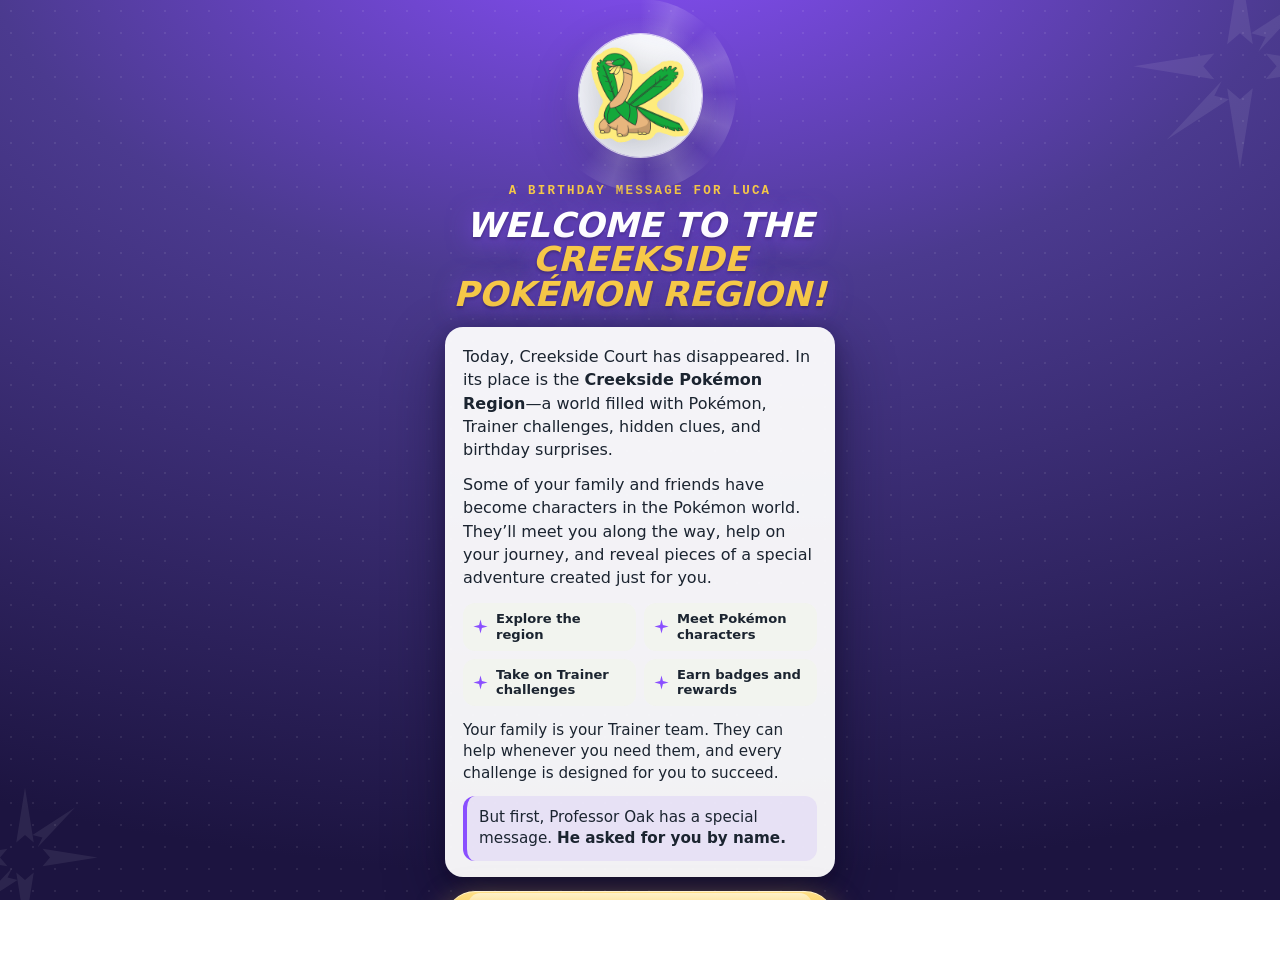
<file: index.html>
<!DOCTYPE html>
<html lang="en">
<head>
<meta charset="utf-8">
<meta name="viewport" content="width=device-width, initial-scale=1, maximum-scale=1, viewport-fit=cover">
<meta name="theme-color" content="#4B3A8F">
<meta name="apple-mobile-web-app-capable" content="yes">
<meta name="apple-mobile-web-app-status-bar-style" content="black-translucent">
<meta name="mobile-web-app-capable" content="yes">
<title>Luca's Trainer Journey</title>
<link rel="icon" href="assets/pokemon/pokeball.png">
<link rel="stylesheet" href="styles.css?v=4.2.0">
<style>
  html, body { overflow-x: hidden; }
  #app { padding-top: env(safe-area-inset-top); padding-bottom: env(safe-area-inset-bottom); }
</style>
<!-- React/ReactDOM/Babel vendored locally (see vendor/) rather than CDN-loaded:
     this is a party-day app and shouldn't depend on unpkg being reachable
     over venue wifi. Swap for CDN tags if you'd rather stay current. -->
<script src="vendor/react.production.min.js"></script>
<script src="vendor/react-dom.production.min.js"></script>
<script src="vendor/babel.min.js"></script>
<script src="data.js"></script>
<script src="cast-core.js?v=4.1.1"></script>
<script src="creekside-content.js?v=3.5"></script>
<script src="state.js"></script>
<script>window.TJ_TYPE_ICON_BASE = "assets/types/";</script>
</head>
<body>
<div id="app"></div>
<script type="text/babel" data-presets="react" src="components.jsx"></script>
<script type="text/babel" data-presets="react" src="minigames.jsx"></script>
<script type="text/babel" data-presets="react" src="screens.jsx?v=4.2.0"></script>
<script type="text/babel" data-presets="react">
const App = window.TrainerApp;
ReactDOM.createRoot(document.getElementById('app')).render(<App/>);
</script>
</body>
</html>
</file>
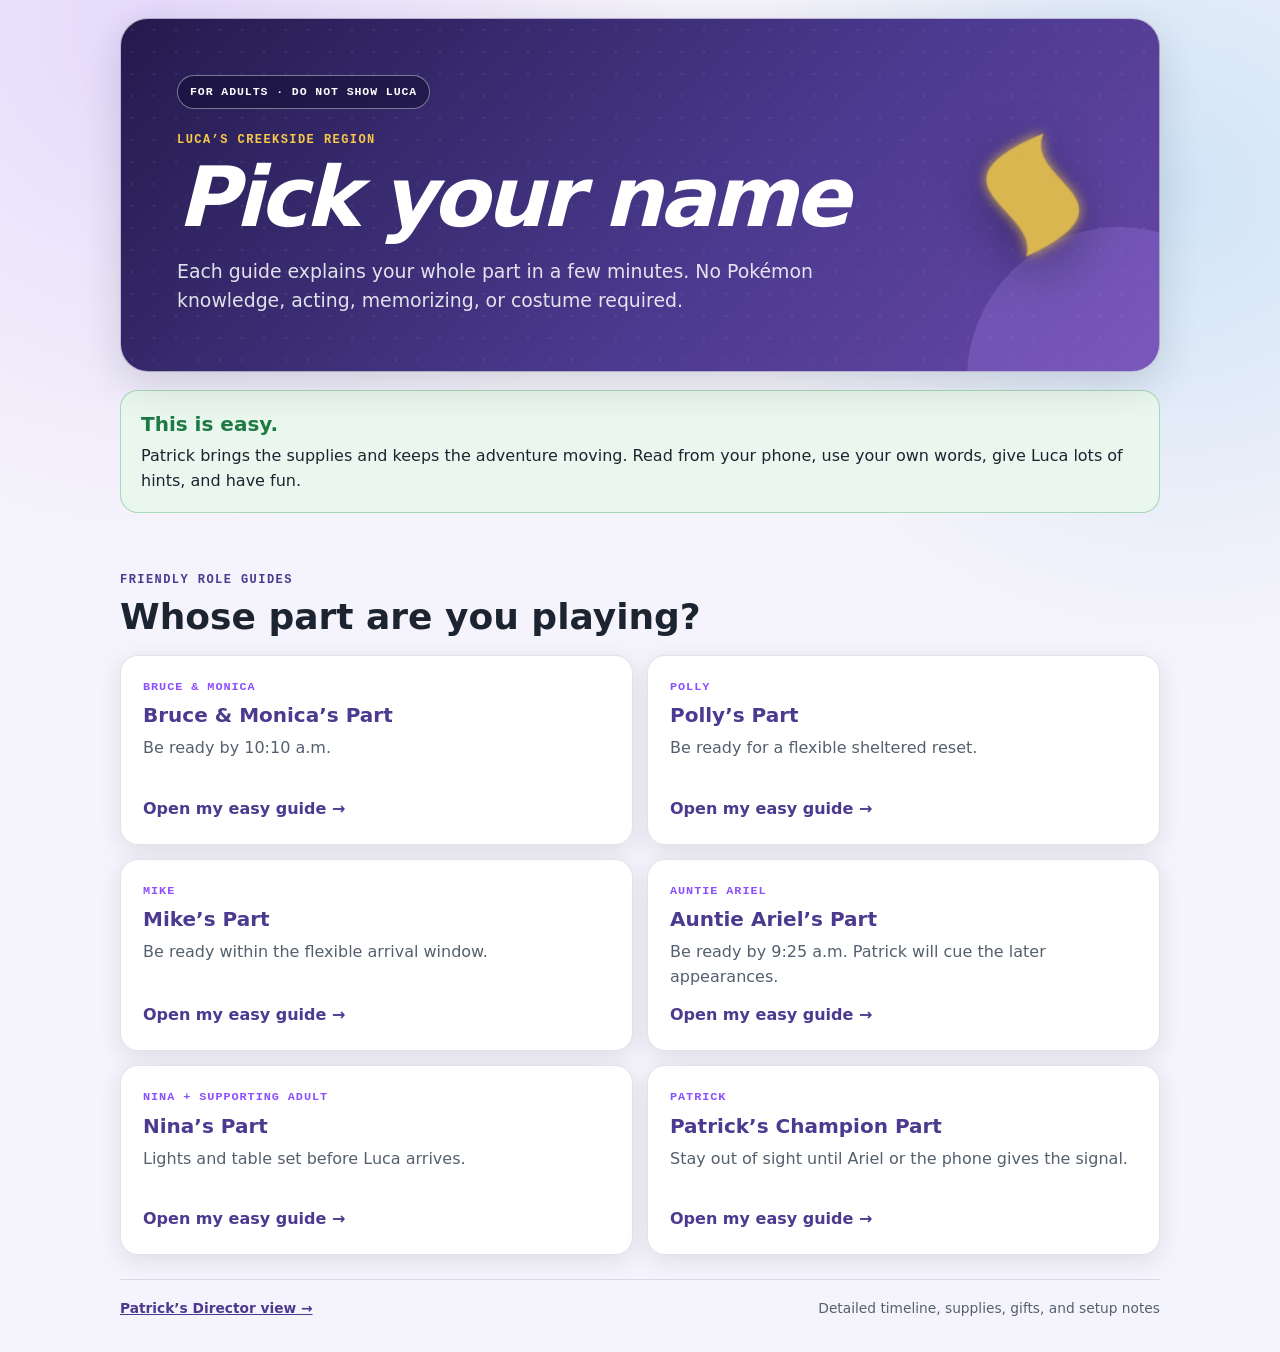
<file: cast/index.html>
<!doctype html>
<html lang="en">
<head>
  <meta charset="utf-8">
  <meta name="viewport" content="width=device-width, initial-scale=1, viewport-fit=cover">
  <meta name="theme-color" content="#4B3A8F">
  <meta name="robots" content="noindex, nofollow">
  <title>Cast Portal · Creekside Region</title>
  <link rel="icon" href="../assets/pokemon/pokeball.png">
  <link rel="stylesheet" href="../styles.css">
  <link rel="stylesheet" href="cast.css?v=friendly-4">
</head>
<body class="cast-page" data-cast-page="overview" data-root="..">
  <div id="cast-app"></div>
  <script src="../cast-core.js?v=3.5"></script>
  <script src="cast-data.js?v=3.5"></script>
  <script src="cast.js?v=friendly-4"></script>
</body>
</html>
</file>
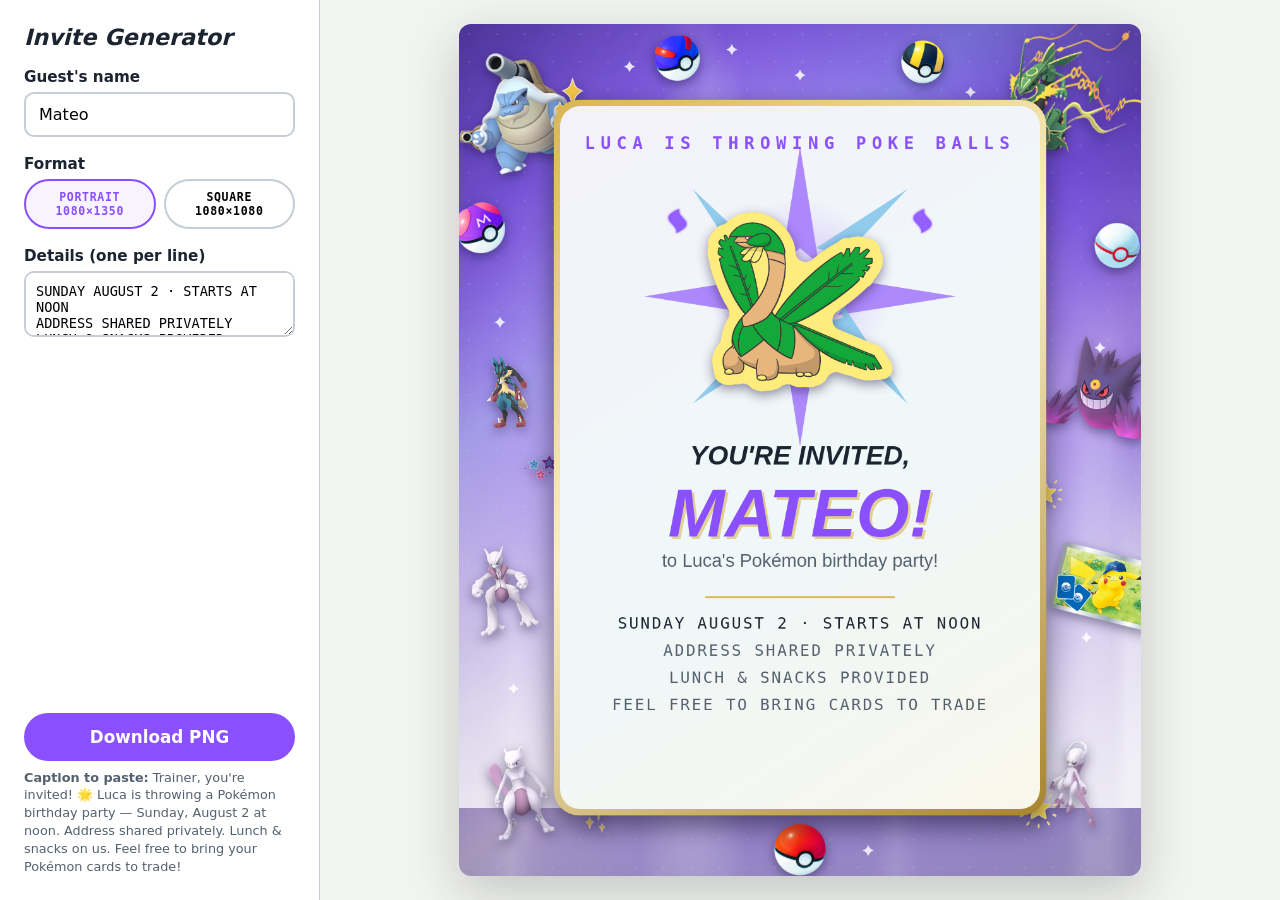
<file: invite/index.html>
<!DOCTYPE html>
<html lang="en">
<head>
<meta charset="utf-8">
<meta name="viewport" content="width=device-width,initial-scale=1">
<title>Luca's Trainer Journey — Invite Generator</title>
<link rel="stylesheet" href="../styles.css">
<style>
html,body{margin:0;height:100%}
body{background:var(--paper-alt);font-family:var(--font-body);color:var(--ink);display:flex;height:100%}
.panel{width:320px;flex:none;background:#fff;border-right:1px solid var(--silver);padding:24px;box-sizing:border-box;display:flex;flex-direction:column;gap:18px;overflow-y:auto}
.stage{flex:1;display:flex;align-items:center;justify-content:center;padding:24px;overflow:auto}
h1{font-family:var(--font-display);font-weight:900;font-style:italic;font-size:1.4rem;margin:0}
label{font-weight:700;font-size:.95rem;display:block;margin-bottom:6px}
input{width:100%;box-sizing:border-box;font-family:var(--font-body);font-size:1rem;padding:11px 13px;border:2px solid var(--silver);border-radius:10px;outline:none}
input:focus{border-color:var(--sky)}
.seg{display:flex;gap:8px}
.seg button{flex:1;padding:9px;border:2px solid var(--silver);background:#fff;border-radius:999px;font-family:var(--font-label);font-size:.72rem;letter-spacing:.06em;text-transform:uppercase;cursor:pointer;font-weight:600}
.seg button.on{border-color:var(--mewtwo-x);color:var(--mewtwo-x);background:rgba(138,79,255,.06)}
.dl{margin-top:auto;display:flex;flex-direction:column;gap:8px}
.dl button{padding:14px;border:none;border-radius:999px;background:var(--mewtwo-x);color:#fff;font-family:var(--font-body);font-weight:700;font-size:1.05rem;cursor:pointer}
.dl .cap{font-size:.8rem;color:var(--ink-soft);line-height:1.4}
canvas{max-width:100%;max-height:calc(100vh - 48px);box-shadow:0 16px 50px rgba(27,36,48,.22);border-radius:12px;background:#fff}
textarea{width:100%;box-sizing:border-box;font-family:var(--font-label);font-size:.85rem;padding:10px;border:2px solid var(--silver);border-radius:10px;resize:vertical;min-height:66px}
</style></head>
<body>
<div class="panel">
<h1>Invite Generator</h1>
<div class="field"><label for="nm">Guest's name</label><input id="nm" value="Mateo" maxlength="22"></div>
<div class="field"><label>Format</label><div class="seg"><button id="p" class="on">Portrait 1080×1350</button><button id="s">Square 1080×1080</button></div></div>
<div class="field"><label for="dt">Details (one per line)</label><textarea id="dt">SUNDAY AUGUST 2 · STARTS AT NOON
ADDRESS SHARED PRIVATELY
LUNCH & SNACKS PROVIDED
FEEL FREE TO BRING CARDS TO TRADE</textarea></div>
<div class="dl">
<button id="go">Download PNG</button>
<div class="cap"><strong>Caption to paste:</strong> Trainer, you're invited! 🌟 Luca is throwing a Pokémon birthday party — Sunday, August 2 at noon. Address shared privately. Lunch & snacks on us. Feel free to bring your Pokémon cards to trade!</div>
</div>
</div>
<div class="stage"><canvas id="cv" width="1080" height="1350"></canvas></div>
<script src="../assets/roster.js"></script>
<script>
const cv=document.getElementById('cv'),ctx=cv.getContext('2d');
const nm=document.getElementById('nm'),dt=document.getElementById('dt');
let fmt='portrait';
const C={paper:'#FBFCFA',ink:'#1B2430',soft:'#54606E',leaf:'#3BA55D',banana:'#F7C948',violet:'#8A4FFF',indigo:'#4B3A8F',glow:'#B892FF',silver:'#C7CDD4',steel:'#8B95A1',gold:'#D9B650'};
const P='../assets/pokemon/',S='../assets/stickers/',A='../assets/';
const SRC={tropius:S+'tropius.png',burst:A+'energy-shard.svg',rays:P+'rays.png',mega:P+'mega-icon-violet.png',
ball:P+'pokeball.png',great:P+'greatball.png',ultra:P+'ultraball.png',master:P+'masterball.png',premier:P+'premierball.png',
star1:S+'star-1.png',star3:S+'star-3.png',star6:S+'star-6.png'};
for(const k in window.TJ_ROSTER)SRC[k]=A+window.TJ_ROSTER[k];
const imgs={};
function load(src){return new Promise(r=>{const i=new Image();i.onload=()=>r(i);i.onerror=()=>r(null);i.src=src;});}
async function preload(){for(const k in SRC)imgs[k]=await load(SRC[k]);}
function fitText(t,max,start,font){let s=start;do{ctx.font=font(s);if(ctx.measureText(t).width<=max)break;s-=6;}while(s>28);return s;}
function spr(k,x,y,w,rot){const im=imgs[k];if(!im)return;const h=w*(im.height/im.width);ctx.save();ctx.translate(x,y);if(rot)ctx.rotate(rot*Math.PI/180);ctx.shadowColor='rgba(20,10,50,.45)';ctx.shadowBlur=18;ctx.shadowOffsetY=6;ctx.drawImage(im,-w/2,-h/2,w,h);ctx.restore();}
function draw(){
  const W=1080,H=fmt==='portrait'?1350:1080,sq=fmt!=='portrait';cv.width=W;cv.height=H;
  const cx=W/2;
  // ENERGY FIELD background
  const bg=ctx.createRadialGradient(cx,H*.32,60,cx,H*.5,H*.85);
  bg.addColorStop(0,'#9d76ff');bg.addColorStop(.4,'#6b45d6');bg.addColorStop(1,'#241a4d');
  ctx.fillStyle=bg;ctx.fillRect(0,0,W,H);
  // rays (white-on-black png, screen blend = pure light)
  if(imgs.rays){ctx.save();ctx.globalCompositeOperation='screen';ctx.globalAlpha=.9;
    ctx.drawImage(imgs.rays,cx-W*.75,H*.32-W*.75,W*1.5,W*1.5);ctx.globalAlpha=.5;
    ctx.drawImage(imgs.rays,cx-W,H*.32-W,W*2,W*2);ctx.restore();}
  // energy grid dots
  ctx.save();ctx.fillStyle='rgba(255,255,255,.10)';
  for(let gx=16;gx<W;gx+=44)for(let gy=16;gy<H;gy+=44){ctx.beginPath();ctx.arc(gx,gy,2,0,7);ctx.fill();}
  ctx.restore();
  // holo prism sweeps
  ctx.save();ctx.globalCompositeOperation='screen';
  const holo=ctx.createLinearGradient(0,0,W,H);
  holo.addColorStop(.15,'rgba(184,146,255,0)');holo.addColorStop(.3,'rgba(99,194,237,.28)');
  holo.addColorStop(.45,'rgba(184,146,255,0)');holo.addColorStop(.6,'rgba(247,201,72,.22)');holo.addColorStop(.75,'rgba(184,146,255,0)');
  ctx.fillStyle=holo;ctx.fillRect(0,0,W,H);ctx.restore();
  // SPRITE EXPLOSION — the guest's own seeded Pokémon (shared with their name tag)
  const pick=window.tjPickPokemon(nm.value,8);
  spr(pick[0],W-116,116,320,18);
  spr(pick[1],106,124,270,-14);
  spr(pick[2],72,H*.42,190,-8);
  spr(pick[3],W-70,H*.42,185,8);
  spr(pick[4],96,H-150,225,-10);
  spr(pick[5],W-112,H-160,255,12);
  spr(pick[6],W-56,H*.66,170,14);
  spr(pick[7],68,H*.66,185,-12);
  spr('great',W*.32,54,74,-20);spr('ultra',W*.68,60,70,22);
  spr('master',34,H*.24,80,-24);spr('premier',W-38,H*.26,74,18);
  spr('ball',W*.5,H-42,84,12);
  spr('star1',W*.16,H*.09,86,0);spr('star3',W*.86,H*.55,72,0);spr('star6',W*.12,H*.52,66,0);spr('star3',W*.85,H*.92,80,0);spr('star1',W*.2,H*.93,60,0);
  // sparkles
  ctx.save();ctx.fillStyle='rgba(255,255,255,.85)';
  [[.25,.05],[.75,.08],[.06,.35],[.94,.38],[.08,.78],[.92,.72],[.4,.03],[.6,.97],[.5,.06]].forEach(([px,py])=>{
    const x=px*W,y=py*H;ctx.save();ctx.translate(x,y);ctx.beginPath();
    ctx.moveTo(0,-9);ctx.quadraticCurveTo(2,-2,9,0);ctx.quadraticCurveTo(2,2,0,9);ctx.quadraticCurveTo(-2,2,-9,0);ctx.quadraticCurveTo(-2,-2,0,-9);ctx.fill();ctx.restore();});
  ctx.restore();
  // GOLD-FOIL CARD
  const m=150,top=sq?96:120,bot=sq?70:96;
  const g=ctx.createLinearGradient(m,top,W-m,H-bot);
  g.addColorStop(0,C.gold);g.addColorStop(.45,'#FBF0C8');g.addColorStop(1,'#A8842E');
  ctx.save();ctx.shadowColor='rgba(10,5,35,.55)';ctx.shadowBlur=44;ctx.shadowOffsetY=16;
  ctx.fillStyle=g;roundRect(m,top,W-2*m,H-top-bot,40);ctx.fill();ctx.restore();
  ctx.fillStyle=C.paper;roundRect(m+10,top+10,W-2*m-20,H-top-bot-20,32);ctx.fill();
  // faint holo inside the card
  ctx.save();roundRect(m+10,top+10,W-2*m-20,H-top-bot-20,32);ctx.clip();
  const ch=ctx.createLinearGradient(m,top,W-m,H);
  ch.addColorStop(0,'rgba(184,146,255,.10)');ch.addColorStop(.5,'rgba(99,194,237,.07)');ch.addColorStop(1,'rgba(247,201,72,.10)');
  ctx.fillStyle=ch;ctx.fillRect(m,top,W-2*m,H);ctx.restore();
  // eyebrow with mega icons
  ctx.textAlign='center';ctx.fillStyle=C.violet;ctx.font='600 27px "Space Grotesk",monospace';
  ctx.save();ctx.letterSpacing='9px';ctx.fillText("LUCA IS THROWING POKE BALLS",cx,top+78);ctx.restore();
  // burst + Tropius hero
  const by=sq?top+272:top+320,msz=sq?250:300;
  if(imgs.burst){ctx.globalAlpha=.65;ctx.drawImage(imgs.burst,cx-msz*.85,by-msz*.85,msz*1.7,msz*1.7);ctx.globalAlpha=1;}
  if(imgs.mega){ctx.save();ctx.globalAlpha=.9;const mi=44;
    ctx.drawImage(imgs.mega,cx-msz*.72,by-msz*.5,mi,mi);ctx.drawImage(imgs.mega,cx+msz*.72-mi,by-msz*.5,mi,mi);ctx.restore();}
  spr('tropius',cx,by,msz,0);
  // "You're invited"
  let y=sq?by+msz*.62+56:by+msz*.62+72;
  ctx.fillStyle=C.ink;ctx.font='800 italic 42px Montserrat,sans-serif';ctx.fillText("YOU'RE INVITED,",cx,y);
  const name=(nm.value.trim()||'Trainer').toUpperCase();
  const fs=fitText(name,W-2*m-90,sq?88:108,s=>`900 italic ${s}px Montserrat,sans-serif`);
  ctx.save();ctx.shadowColor='rgba(217,182,80,.6)';ctx.shadowBlur=0;ctx.shadowOffsetX=4;ctx.shadowOffsetY=4;
  ctx.fillStyle=C.violet;ctx.font=`900 italic ${fs}px Montserrat,sans-serif`;ctx.fillText(name+'!',cx,y+fs+6);ctx.restore();
  y=y+fs+(sq?42:54);
  ctx.fillStyle=C.soft;ctx.font='400 29px "Nunito Sans",sans-serif';
  ctx.fillText("to Luca's Pokémon birthday party!",cx,y);
  // divider
  y+=sq?40:48;ctx.strokeStyle=C.gold;ctx.lineWidth=3;ctx.beginPath();ctx.moveTo(cx-150,y);ctx.lineTo(cx+150,y);ctx.stroke();
  // details
  y+=sq?42:50;const lines=dt.value.split('\n').filter(l=>l.trim());
  const lh=sq?37:43;
  ctx.font=`500 ${sq?23:25}px "Space Grotesk",monospace`;ctx.save();ctx.letterSpacing='3px';
  lines.forEach((l,i)=>{ctx.fillStyle=i===0?C.ink:C.soft;ctx.fillText(l.trim().toUpperCase(),cx,y+i*lh);});ctx.restore();
}
function roundRect(x,y,w,h,r){ctx.beginPath();ctx.moveTo(x+r,y);ctx.arcTo(x+w,y,x+w,y+h,r);ctx.arcTo(x+w,y+h,x,y+h,r);ctx.arcTo(x,y+h,x,y,r);ctx.arcTo(x,y,x+w,y,r);ctx.closePath();}
document.getElementById('p').onclick=()=>{fmt='portrait';document.getElementById('p').classList.add('on');document.getElementById('s').classList.remove('on');draw();};
document.getElementById('s').onclick=()=>{fmt='square';document.getElementById('s').classList.add('on');document.getElementById('p').classList.remove('on');draw();};
nm.oninput=draw;dt.oninput=draw;
function saveBlob(blob,name){
  // toBlob can pass null if encoding fails; fall back to a data URL.
  const url=blob?URL.createObjectURL(blob):cv.toDataURL('image/png');
  const a=document.createElement('a');a.download=name;a.href=url;
  // Firefox/Safari only fire the download when the anchor is in the DOM.
  document.body.appendChild(a);a.click();document.body.removeChild(a);
  if(blob)setTimeout(()=>URL.revokeObjectURL(url),1000);
}
document.getElementById('go').onclick=()=>{
  const name=`invite-${(nm.value.trim()||'trainer').toLowerCase().replace(/\s+/g,'-')}-${fmt}.png`;
  if(cv.toBlob)cv.toBlob(b=>saveBlob(b,name),'image/png');
  else saveBlob(null,name);
};
preload().then(()=>{(document.fonts?document.fonts.ready:Promise.resolve()).then(draw);setTimeout(draw,500);});
</script>
</body></html>
</file>
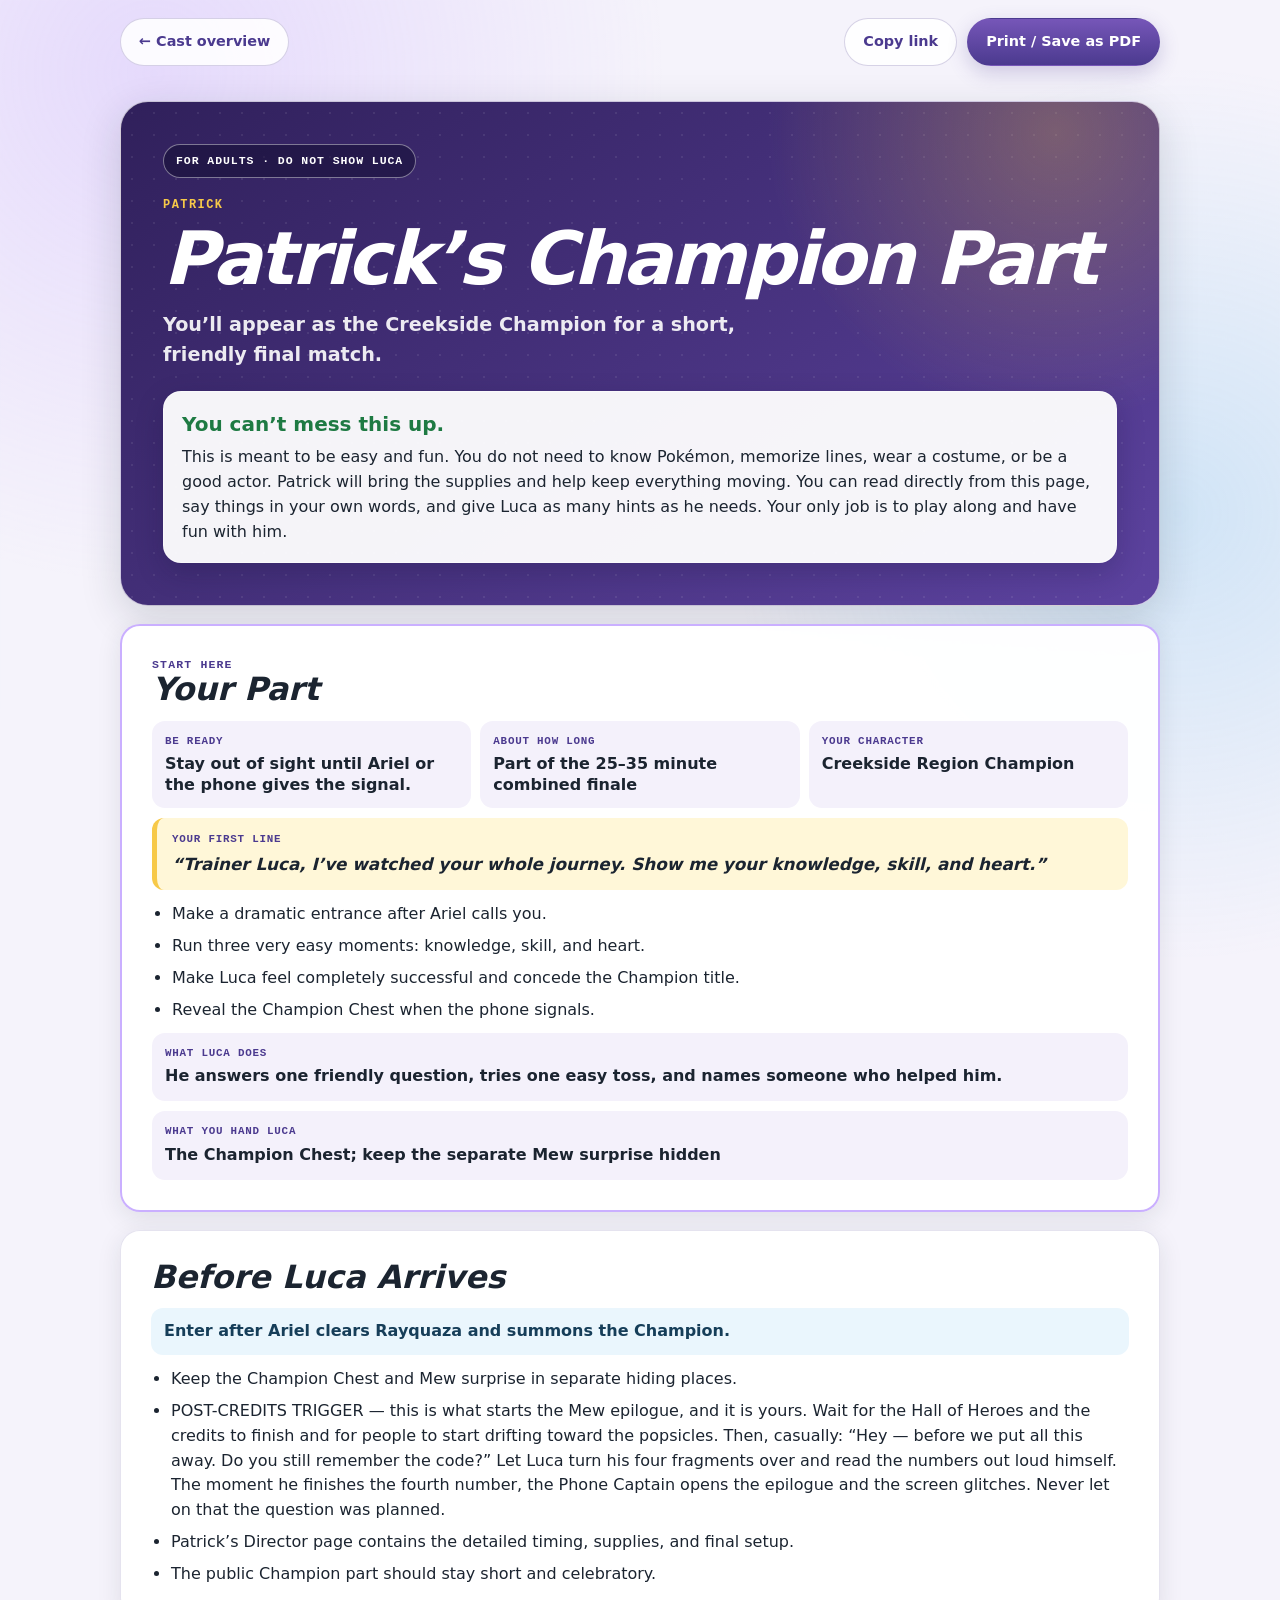
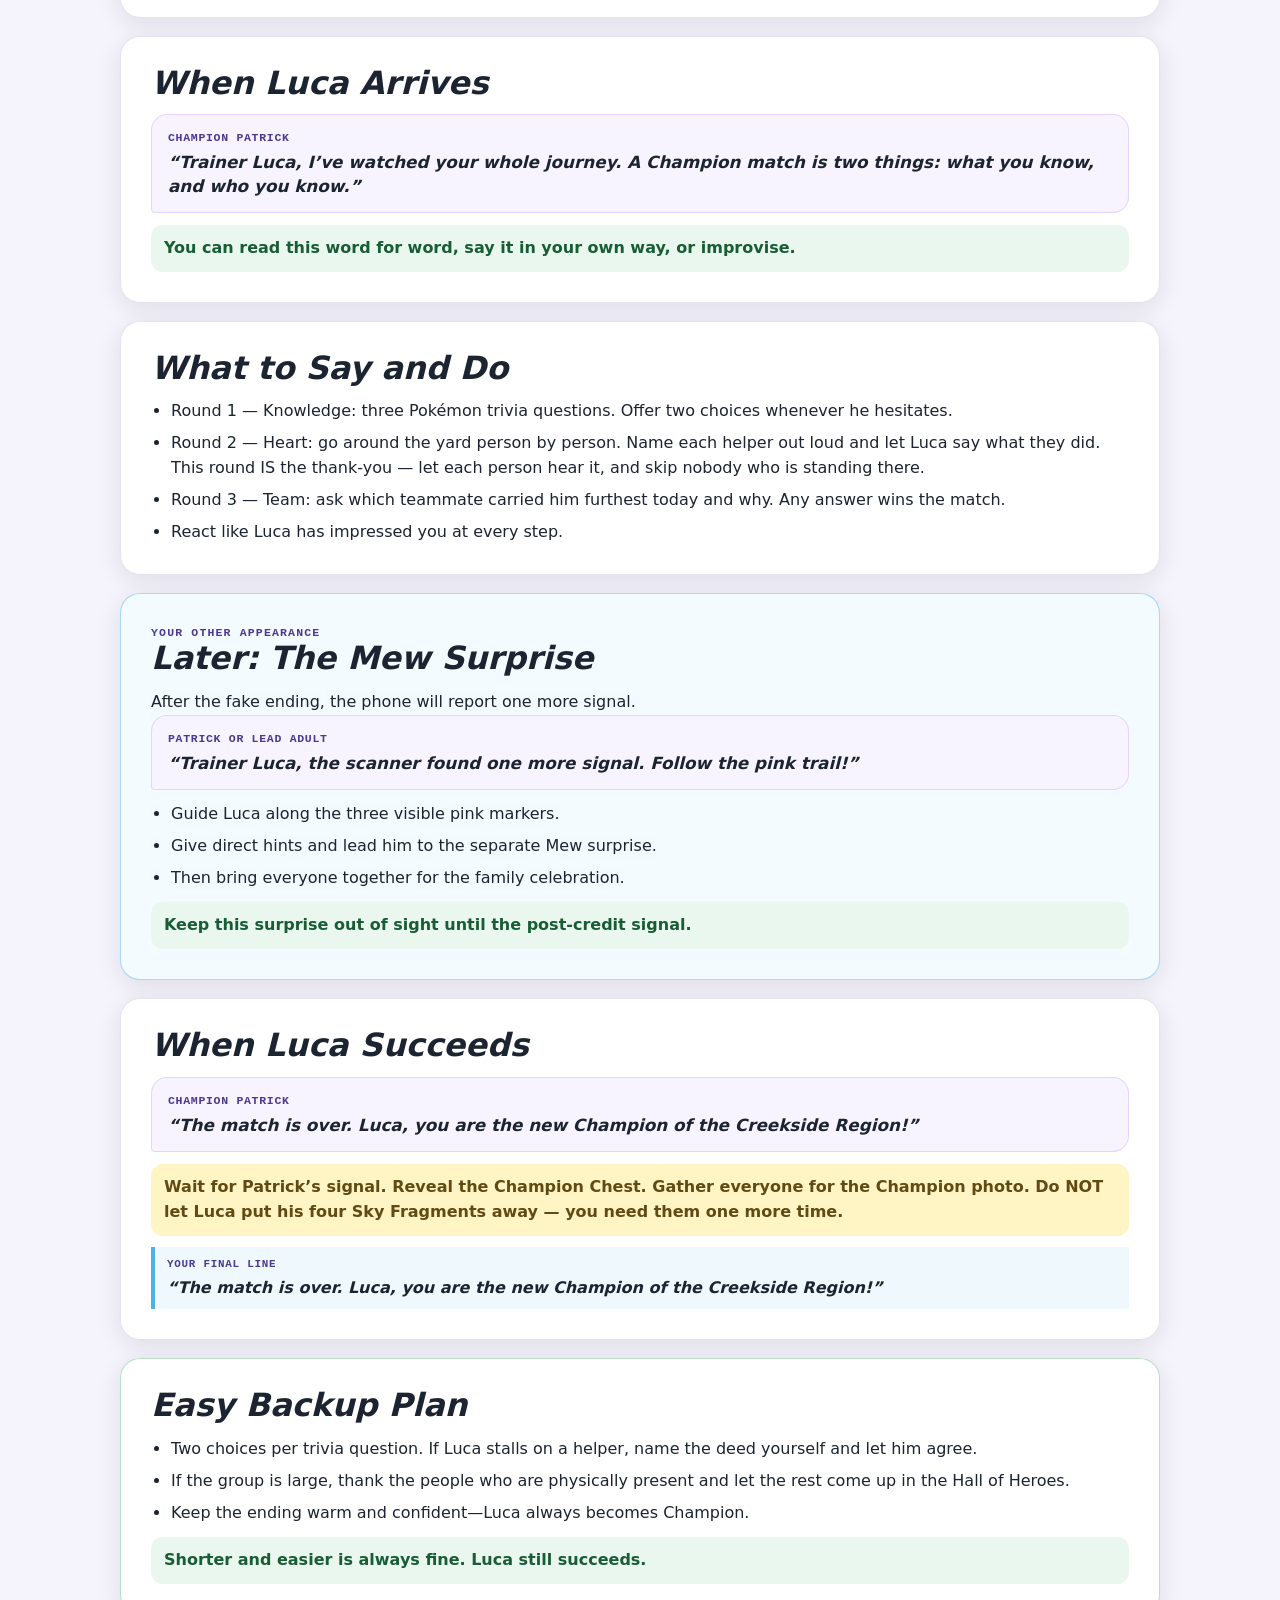
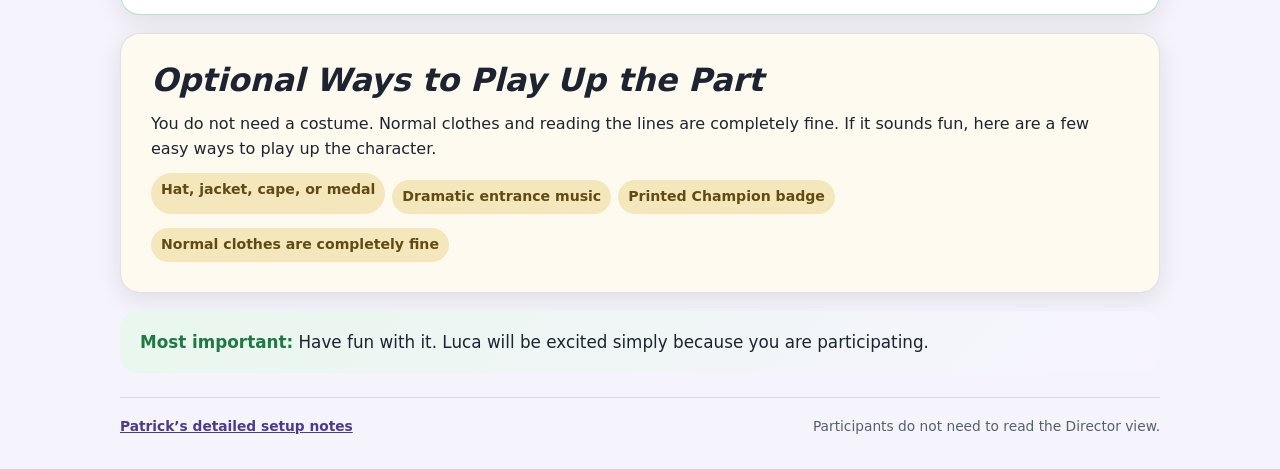
<file: cast/champion/index.html>
<!doctype html>
<html lang="en">
<head>
  <meta charset="utf-8">
  <meta name="viewport" content="width=device-width, initial-scale=1, viewport-fit=cover">
  <meta name="theme-color" content="#4B3A8F">
  <meta name="robots" content="noindex, nofollow">
  <title>Champion Cast Guide · Creekside Region</title>
  <link rel="icon" href="../../assets/pokemon/pokeball.png">
  <link rel="stylesheet" href="../../styles.css">
  <link rel="stylesheet" href="../cast.css?v=friendly-4">
</head>
<body class="cast-page" data-cast-page="champion" data-root="../..">
  <div id="cast-app"></div>
  <script src="../../cast-core.js?v=3.5"></script>
  <script src="../cast-data.js?v=3.5"></script>
  <script src="../cast.js?v=friendly-4"></script>
</body>
</html>
</file>
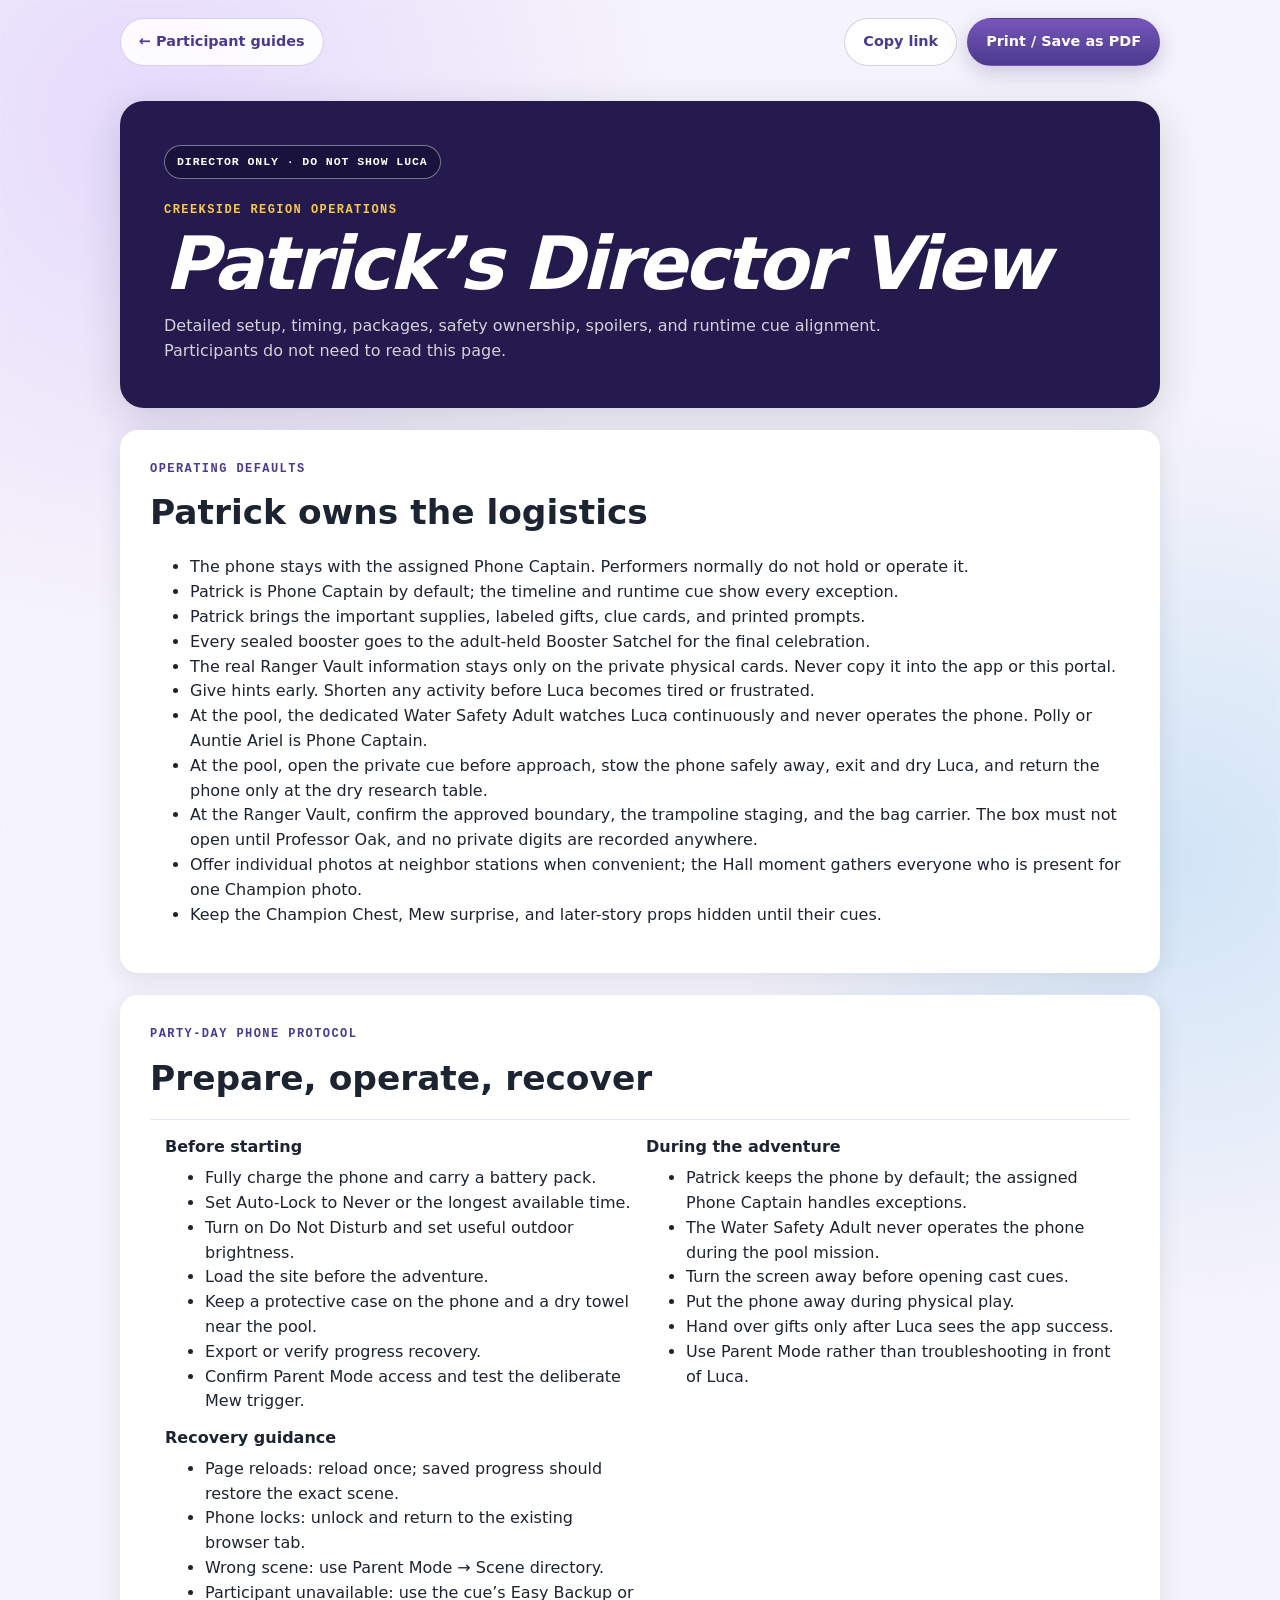
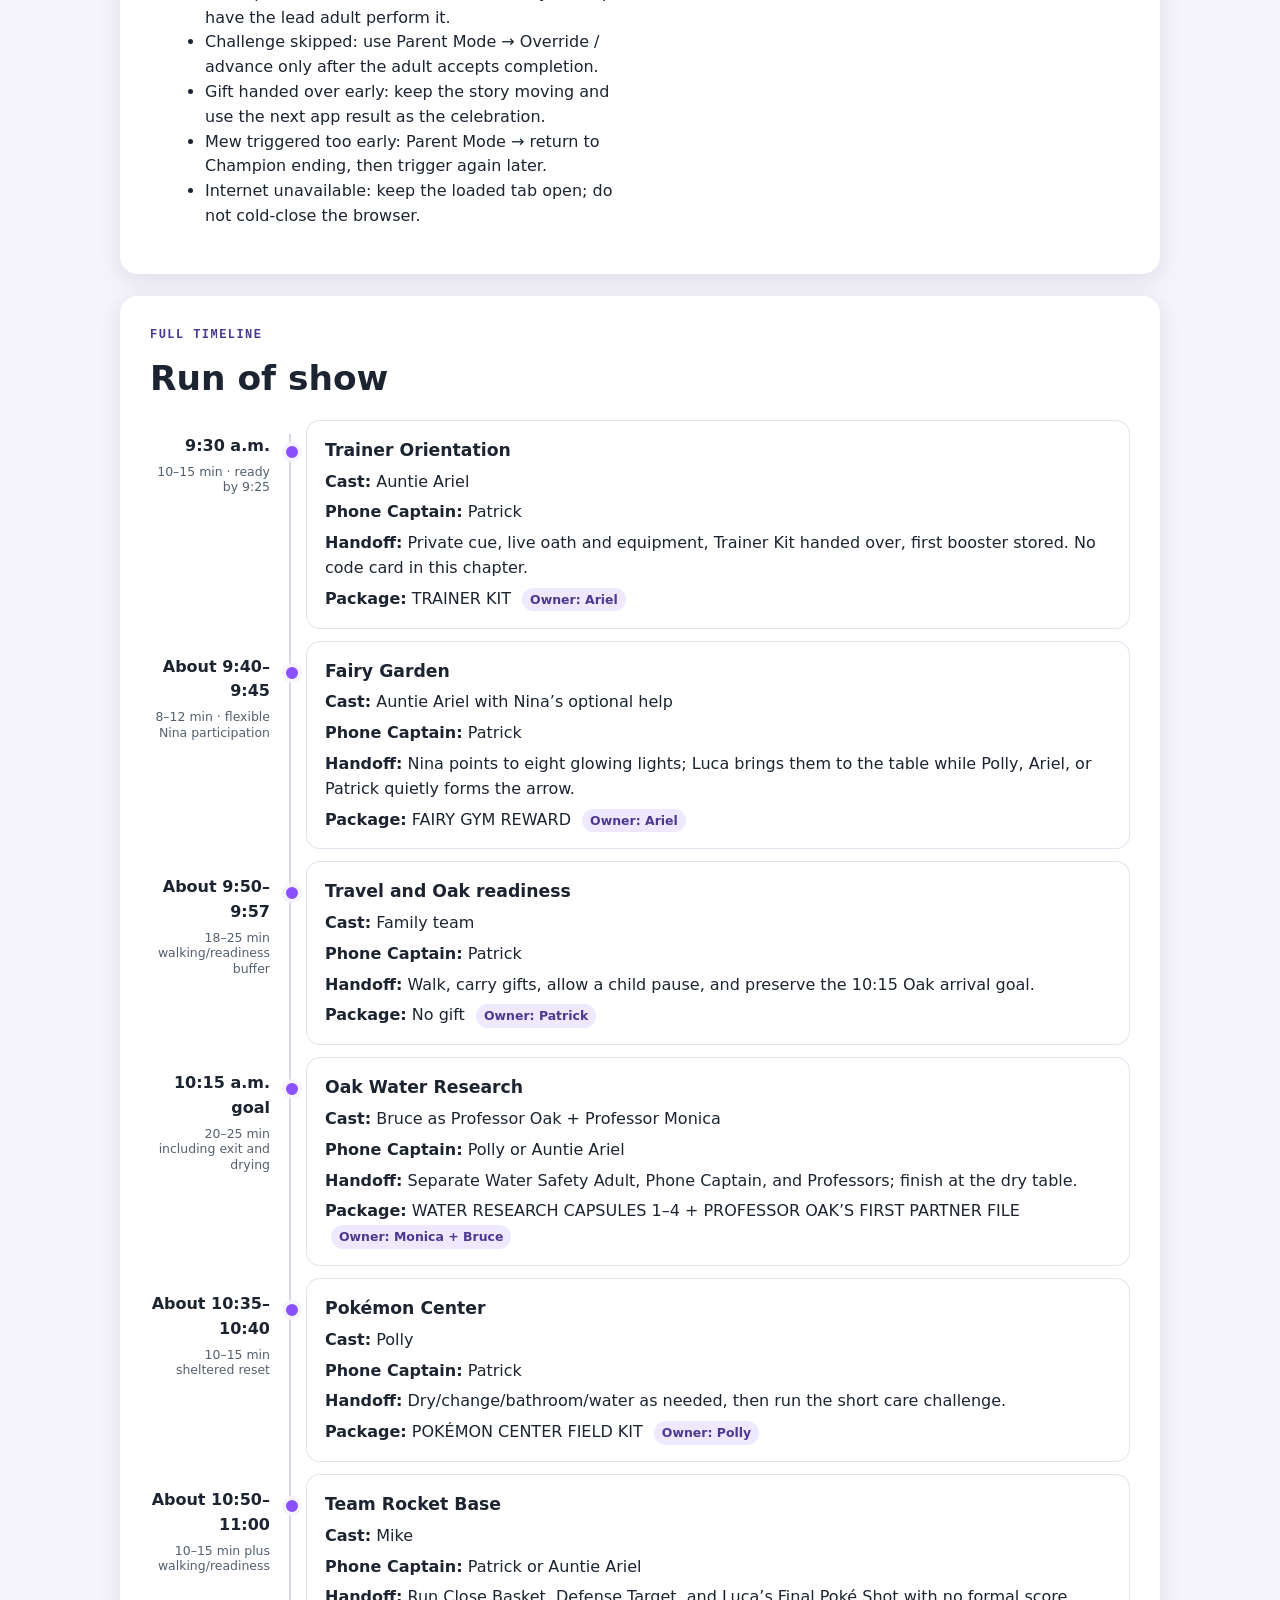
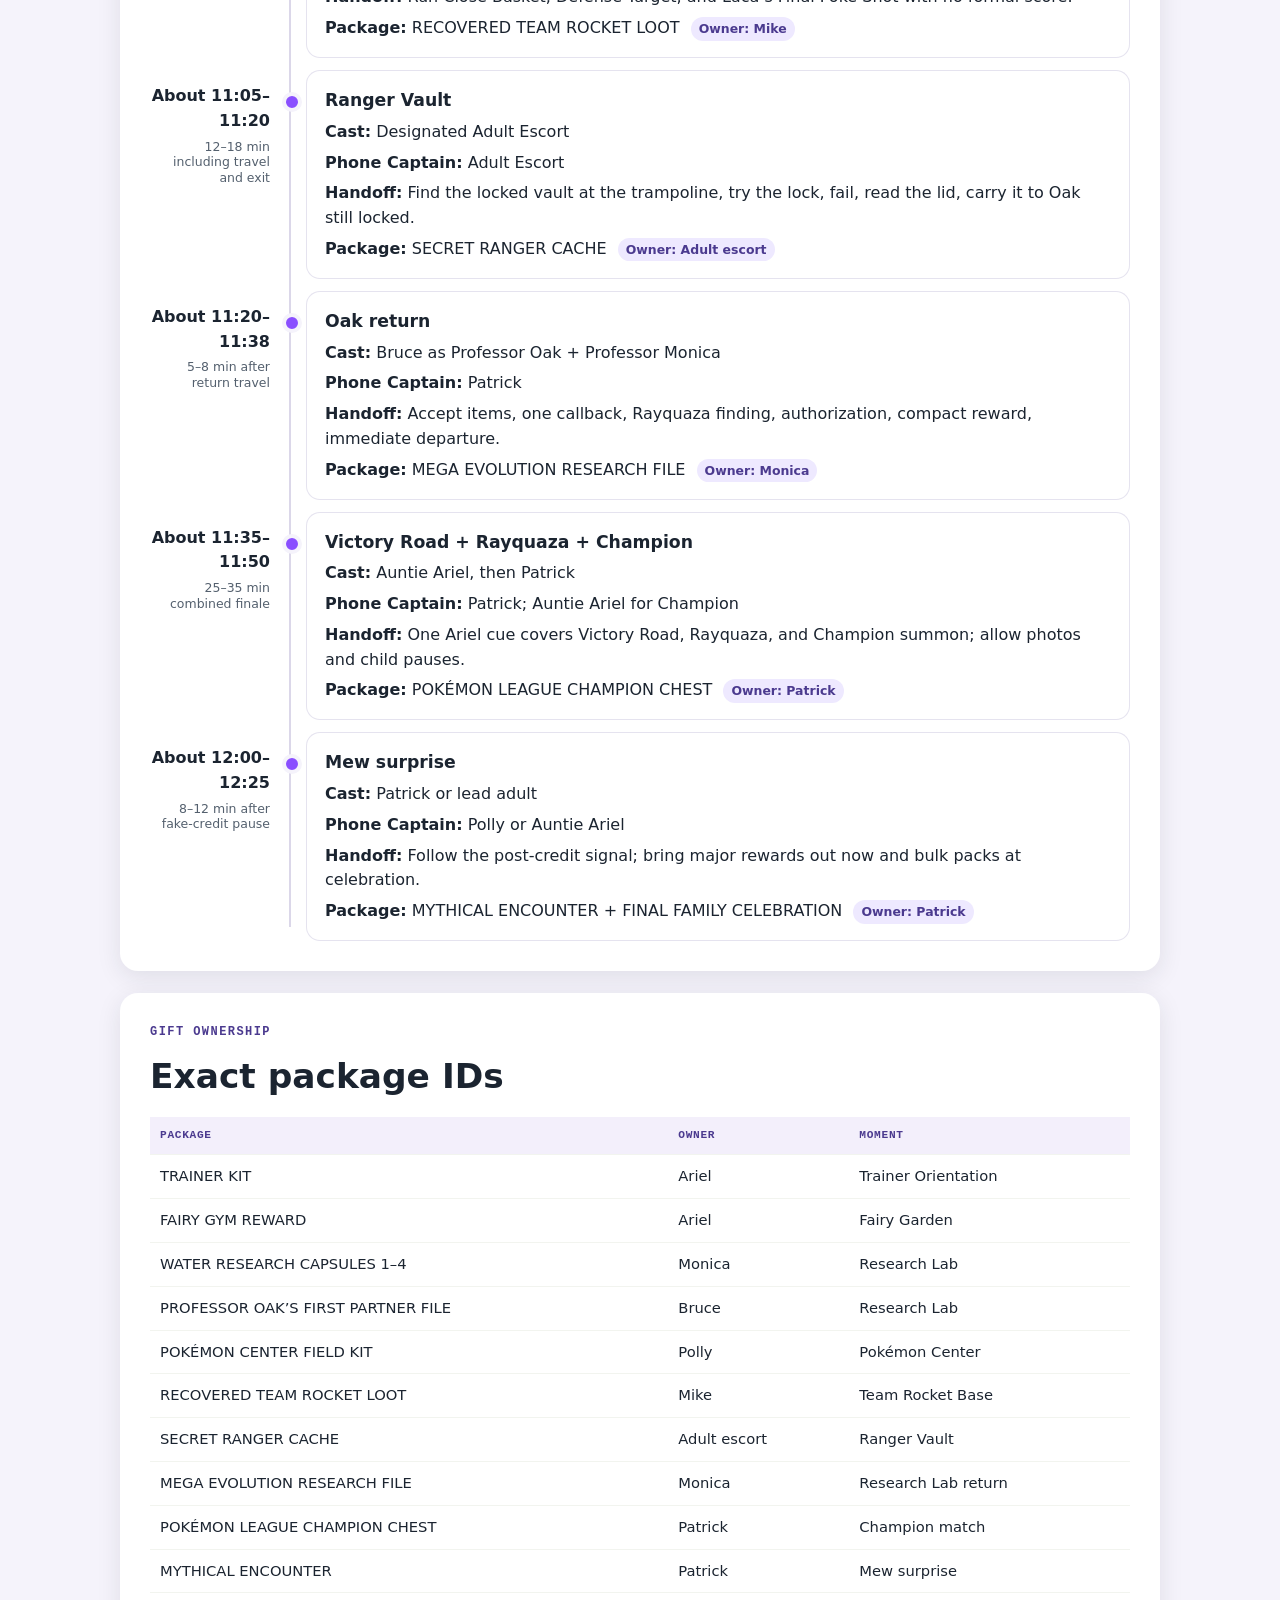
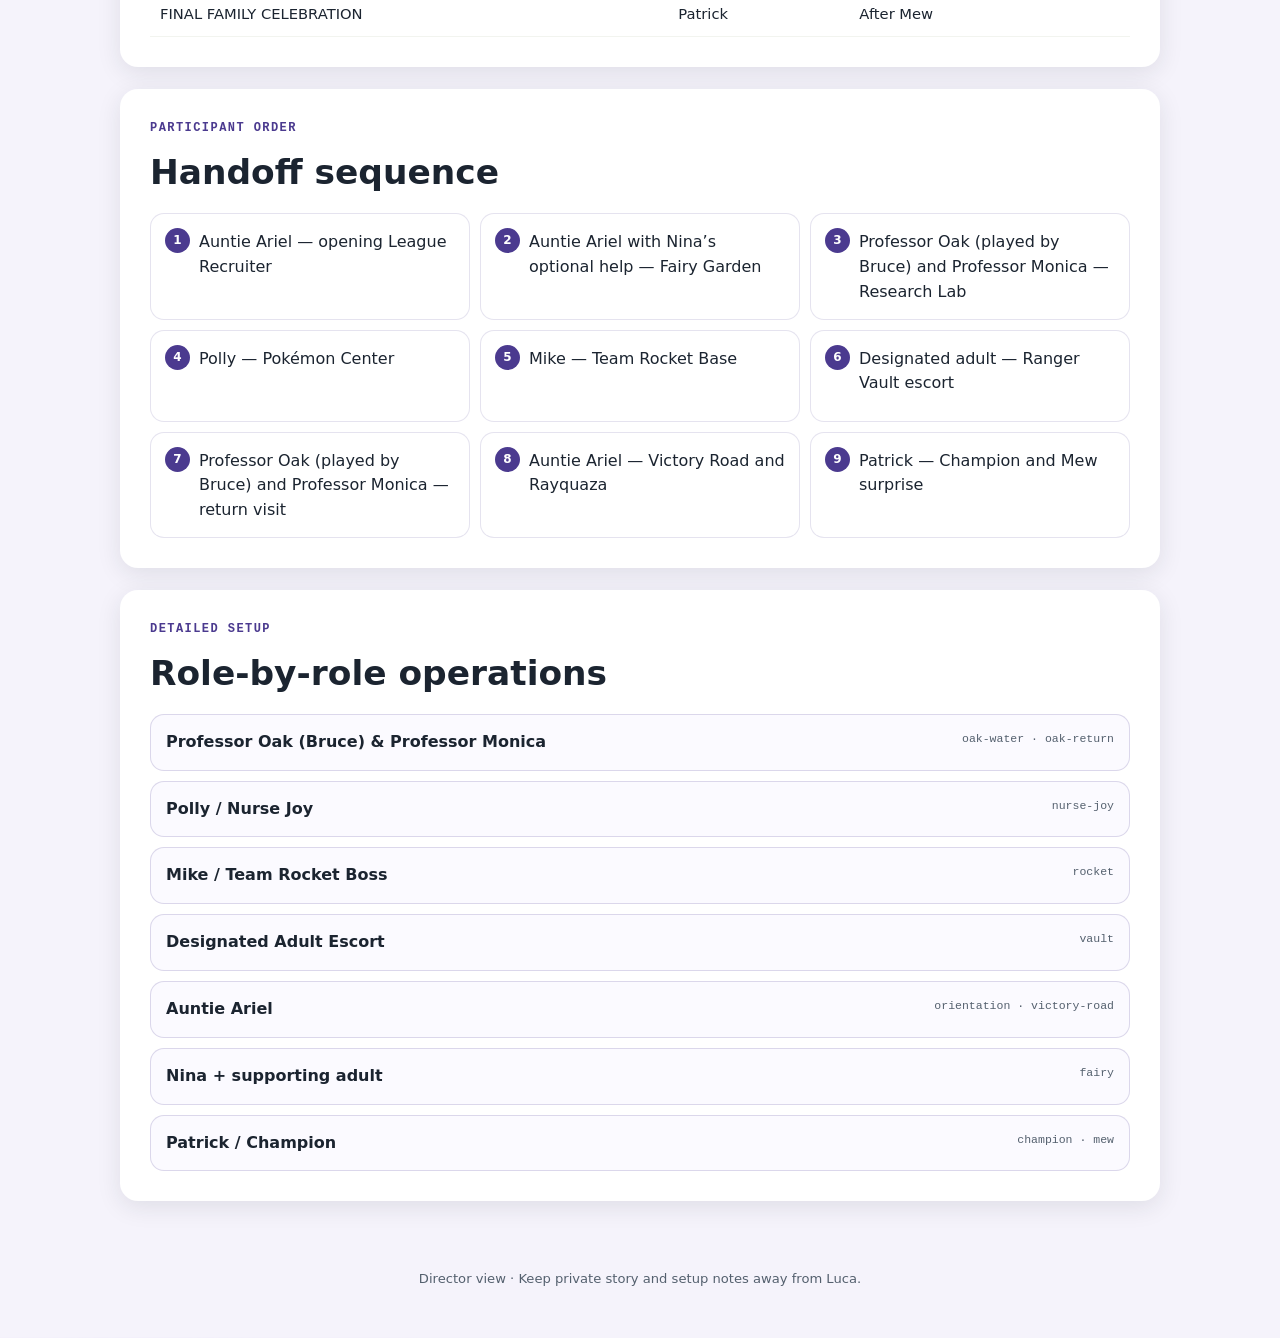
<file: cast/director/index.html>
<!doctype html>
<html lang="en">
<head>
  <meta charset="utf-8">
  <meta name="viewport" content="width=device-width, initial-scale=1, viewport-fit=cover">
  <meta name="theme-color" content="#241A4D">
  <meta name="robots" content="noindex, nofollow">
  <title>Patrick’s Director View · Creekside Region</title>
  <link rel="icon" href="../../assets/pokemon/pokeball.png">
  <link rel="stylesheet" href="../../styles.css">
  <link rel="stylesheet" href="../cast.css?v=friendly-4">
</head>
<body class="cast-page cast-page--director" data-cast-page="director" data-root="../..">
  <div id="cast-app"></div>
  <script src="../../cast-core.js?v=3.5"></script>
  <script src="../cast-data.js?v=3.5"></script>
  <script src="../cast.js?v=friendly-4"></script>
</body>
</html>
</file>
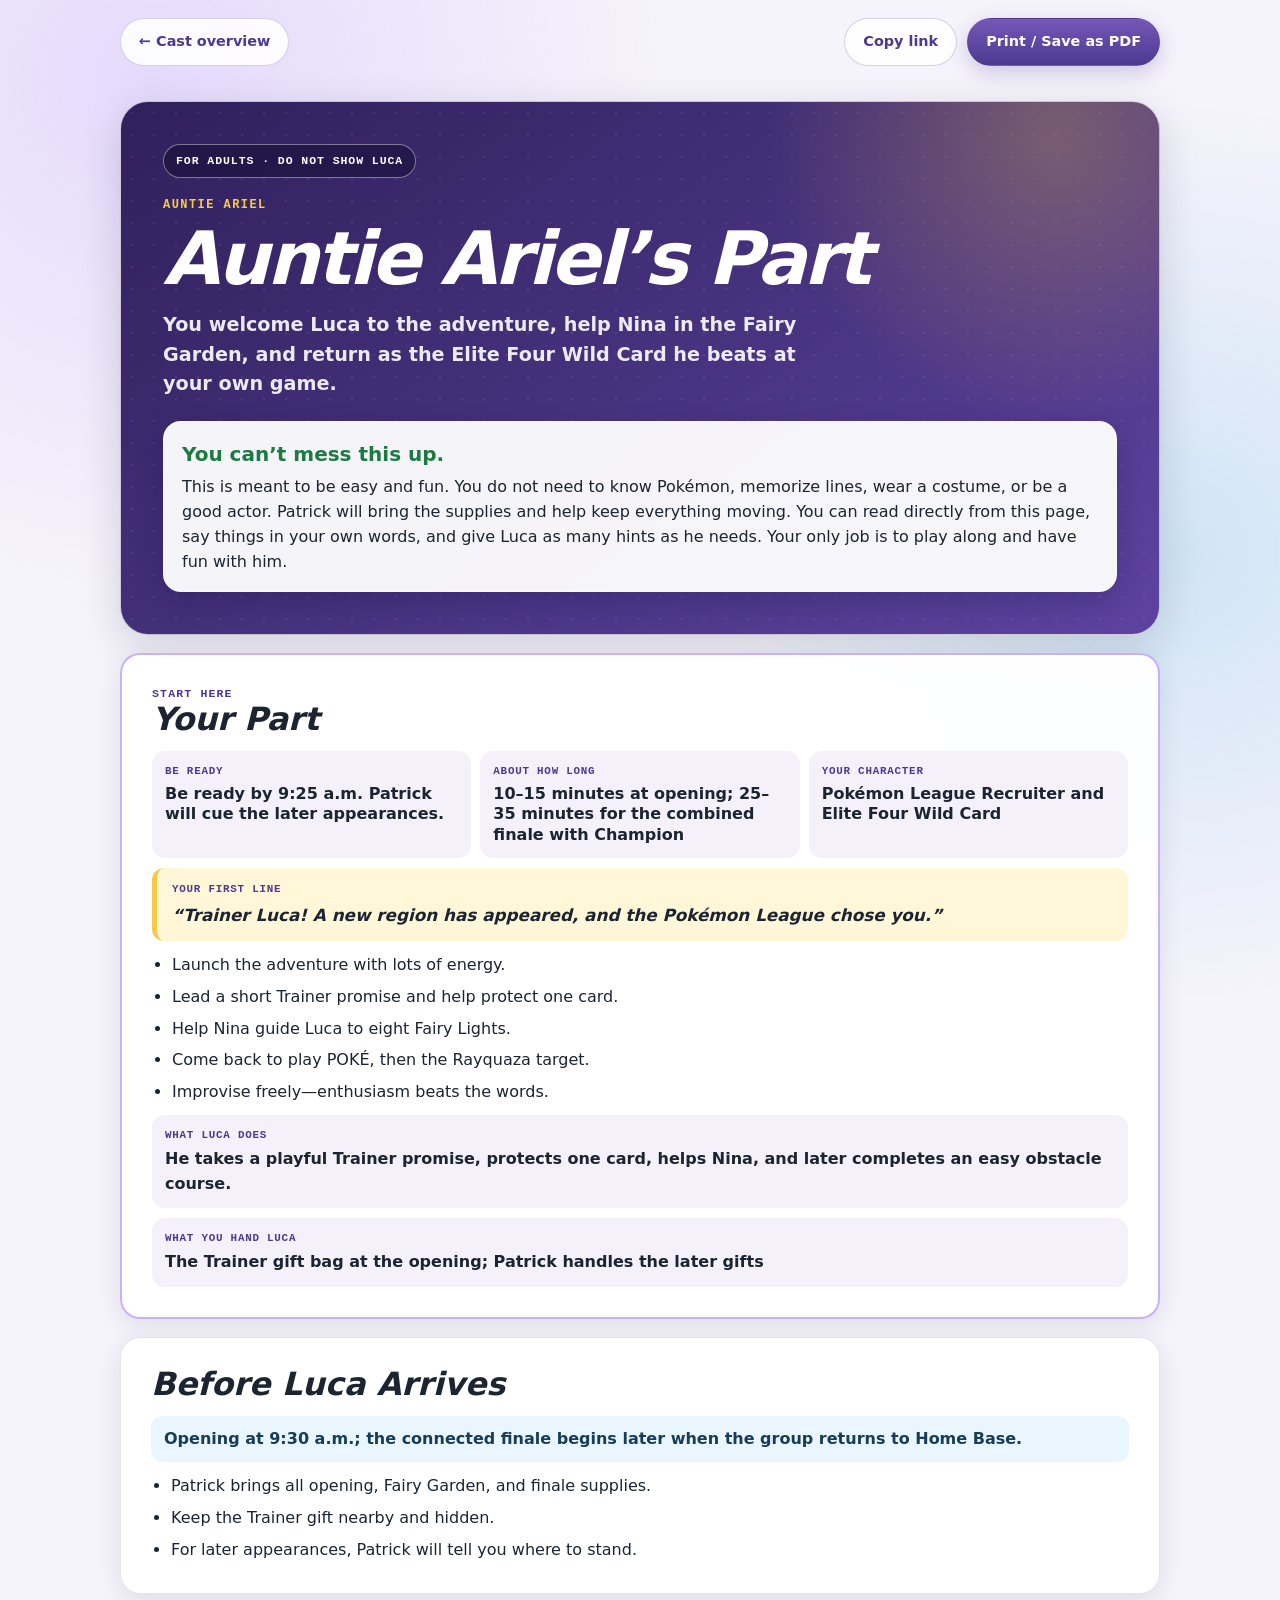
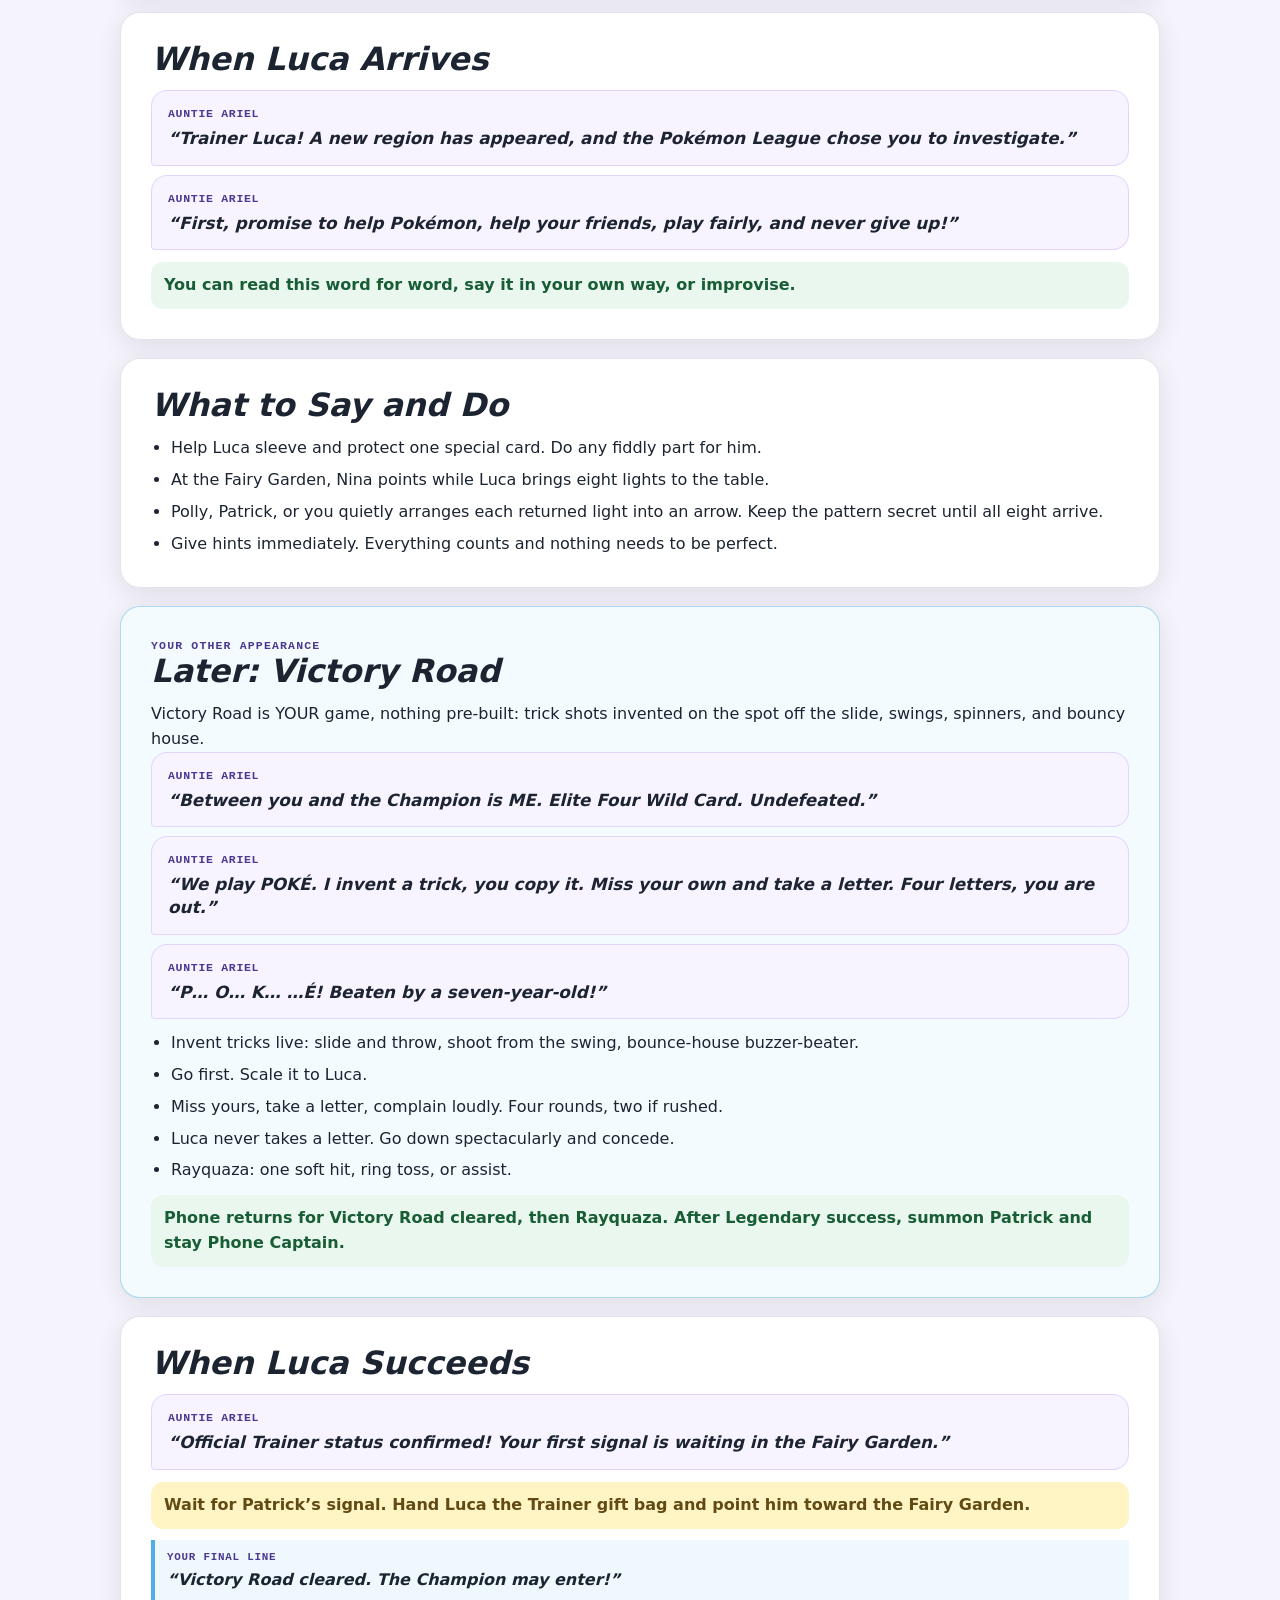
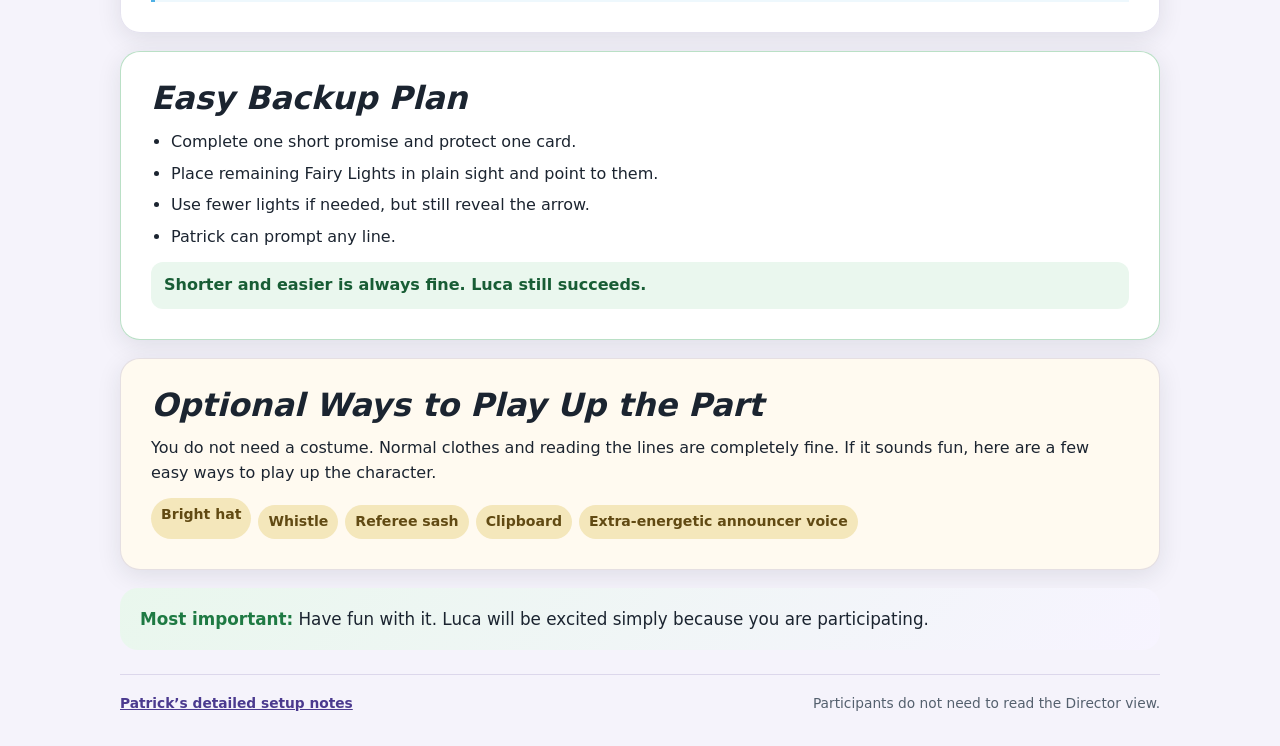
<file: cast/league-recruiter/index.html>
<!doctype html>
<html lang="en">
<head>
  <meta charset="utf-8">
  <meta name="viewport" content="width=device-width, initial-scale=1, viewport-fit=cover">
  <meta name="theme-color" content="#4B3A8F">
  <meta name="robots" content="noindex, nofollow">
  <title>League Recruiter Cast Guide · Creekside Region</title>
  <link rel="icon" href="../../assets/pokemon/pokeball.png">
  <link rel="stylesheet" href="../../styles.css">
  <link rel="stylesheet" href="../cast.css?v=friendly-4">
</head>
<body class="cast-page" data-cast-page="league-recruiter" data-root="../..">
  <div id="cast-app"></div>
  <script src="../../cast-core.js?v=3.5"></script>
  <script src="../cast-data.js?v=3.5"></script>
  <script src="../cast.js?v=friendly-4"></script>
</body>
</html>
</file>
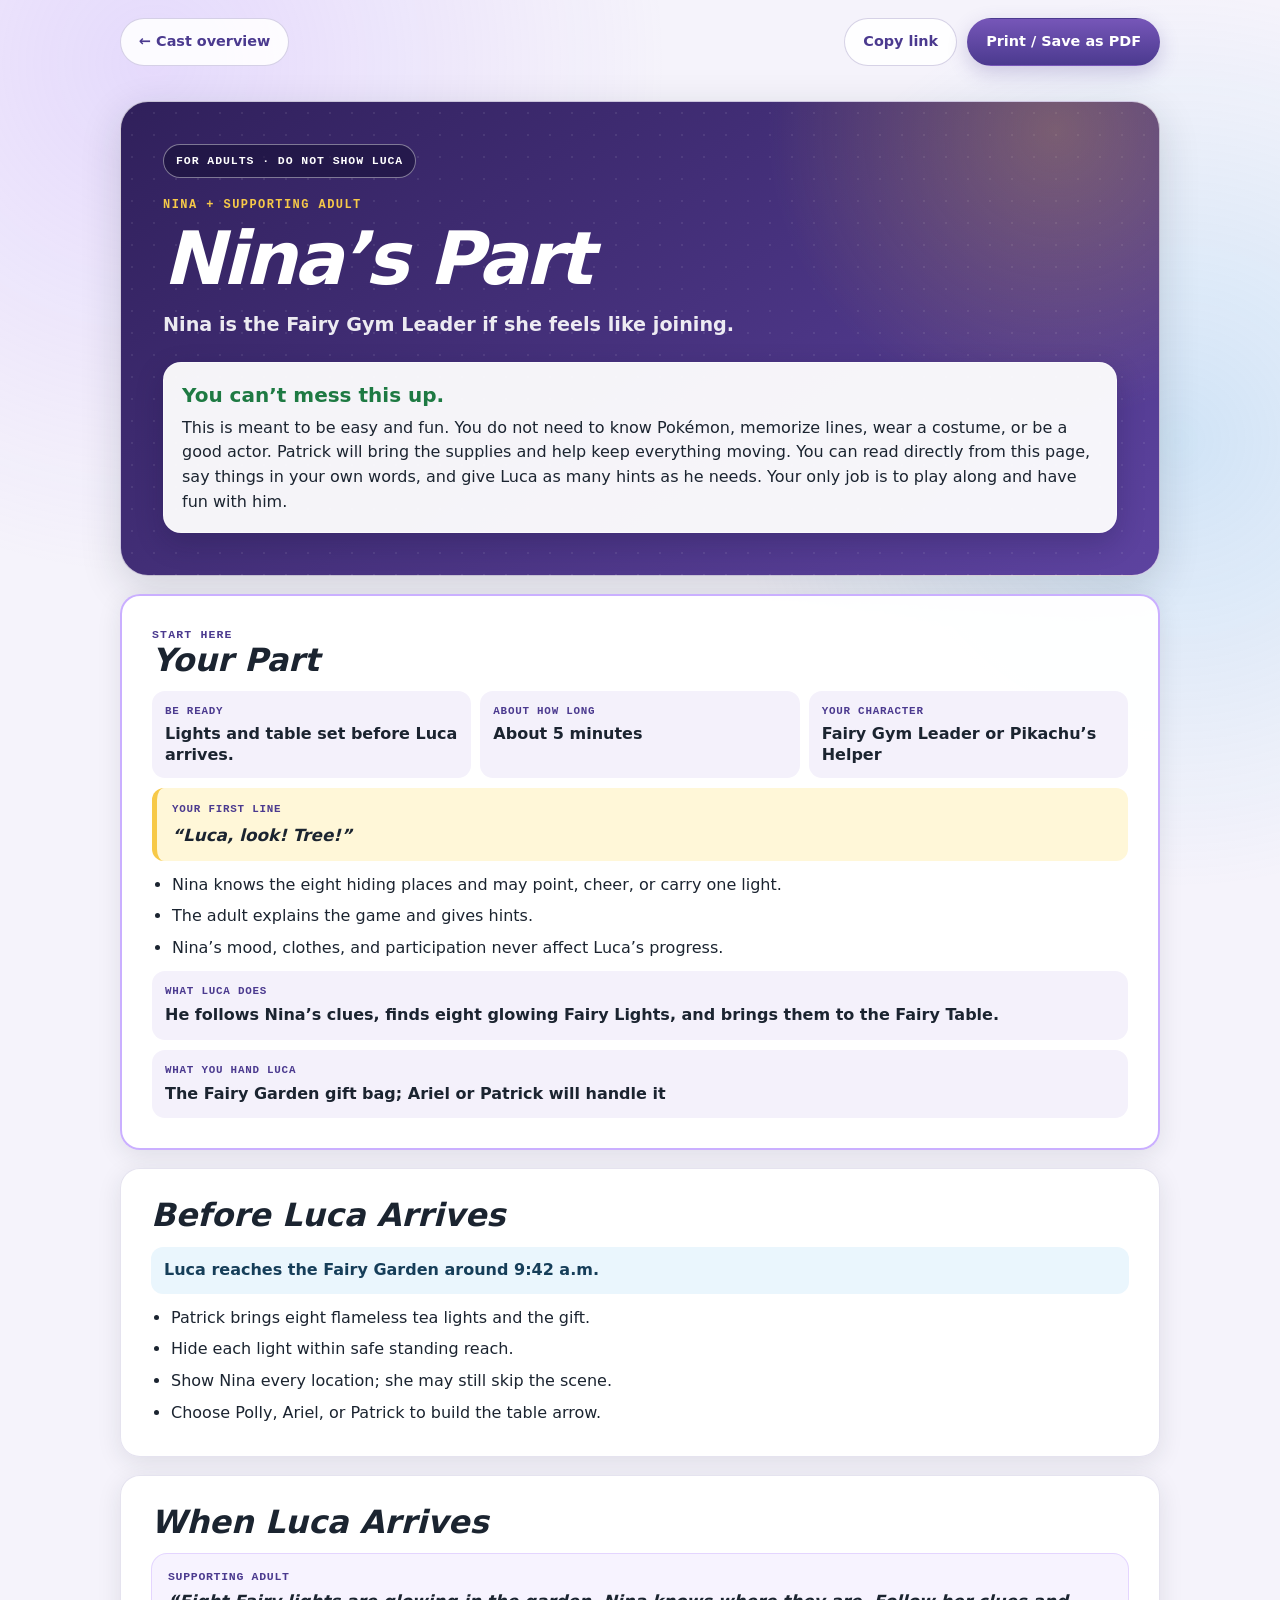
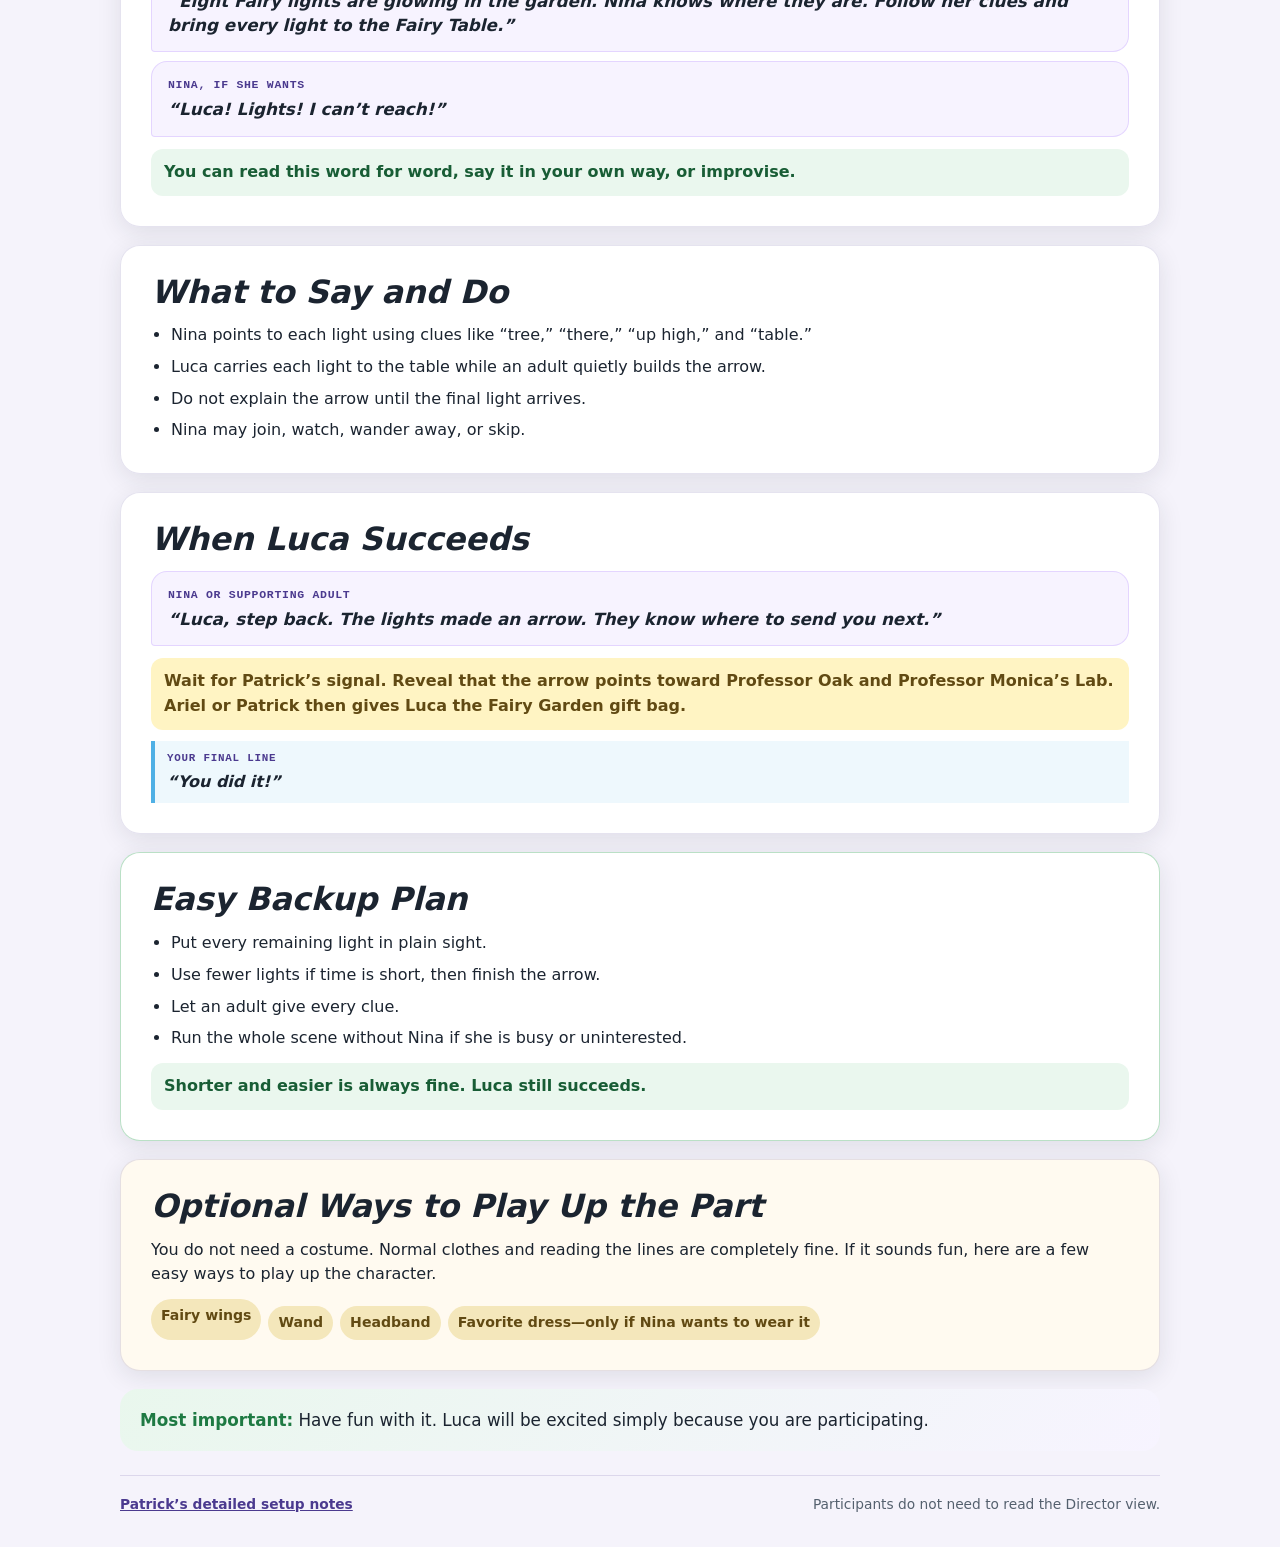
<file: cast/nina/index.html>
<!doctype html>
<html lang="en">
<head>
  <meta charset="utf-8">
  <meta name="viewport" content="width=device-width, initial-scale=1, viewport-fit=cover">
  <meta name="theme-color" content="#4B3A8F">
  <meta name="robots" content="noindex, nofollow">
  <title>Nina’s Easy Cast Guide · Creekside Region</title>
  <link rel="icon" href="../../assets/pokemon/pokeball.png">
  <link rel="stylesheet" href="../../styles.css">
  <link rel="stylesheet" href="../cast.css?v=friendly-4">
</head>
<body class="cast-page" data-cast-page="nina" data-root="../..">
  <div id="cast-app"></div>
  <script src="../../cast-core.js?v=3.5"></script>
  <script src="../cast-data.js?v=3.5"></script>
  <script src="../cast.js?v=friendly-4"></script>
</body>
</html>
</file>
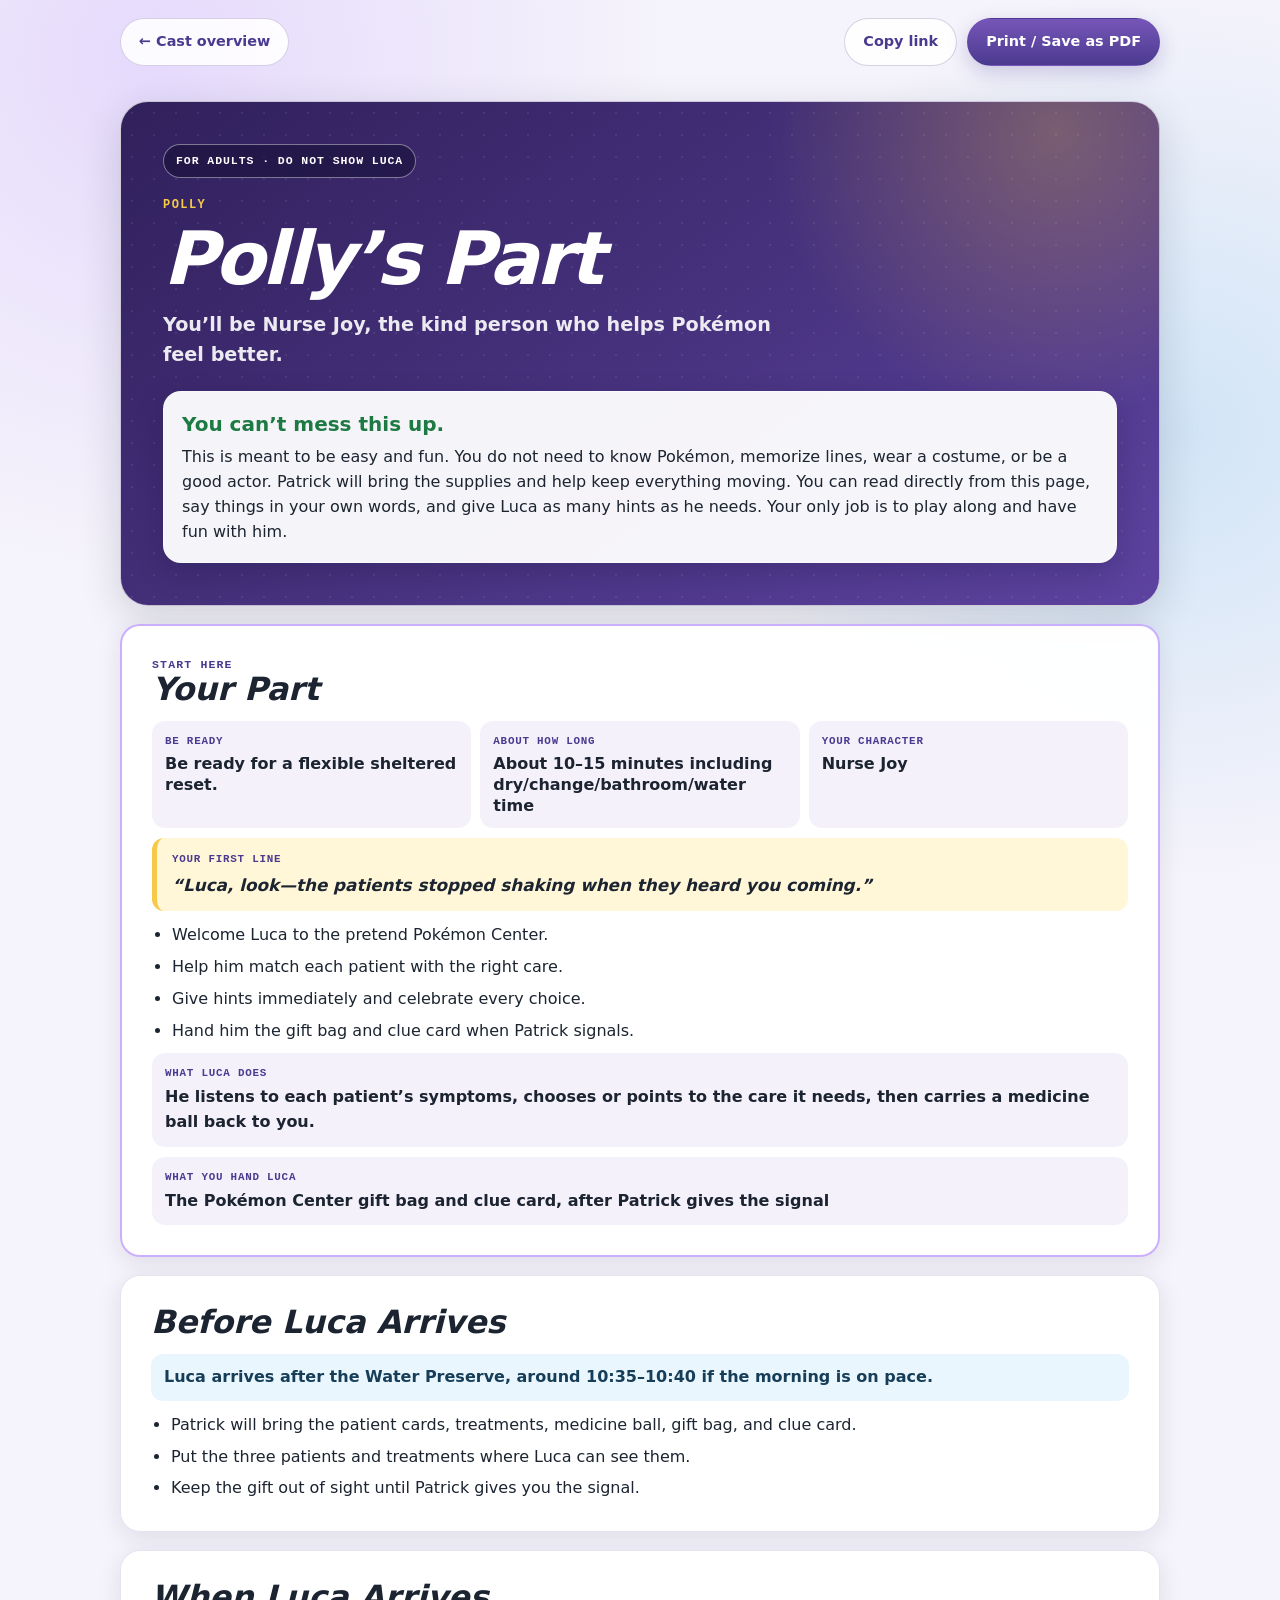
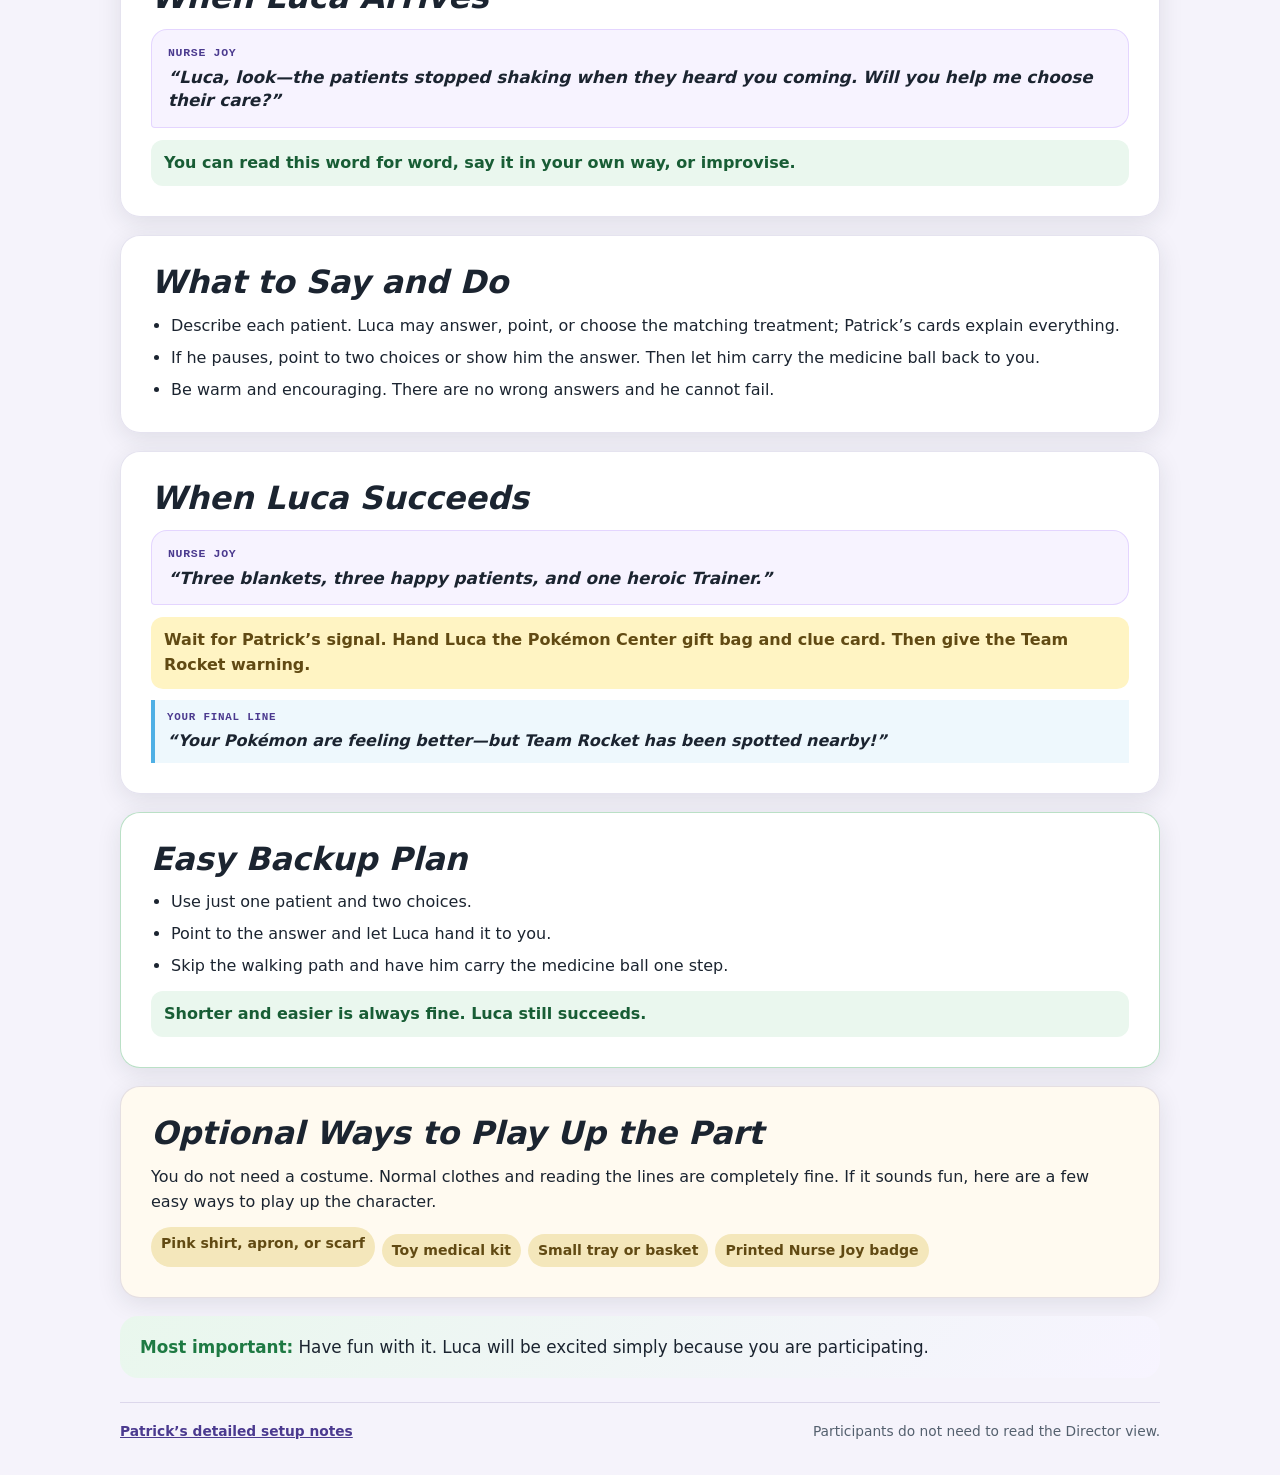
<file: cast/nurse-joy/index.html>
<!doctype html>
<html lang="en">
<head>
  <meta charset="utf-8">
  <meta name="viewport" content="width=device-width, initial-scale=1, viewport-fit=cover">
  <meta name="theme-color" content="#4B3A8F">
  <meta name="robots" content="noindex, nofollow">
  <title>Nurse Joy Cast Guide · Creekside Region</title>
  <link rel="icon" href="../../assets/pokemon/pokeball.png">
  <link rel="stylesheet" href="../../styles.css">
  <link rel="stylesheet" href="../cast.css?v=friendly-4">
</head>
<body class="cast-page" data-cast-page="nurse-joy" data-root="../..">
  <div id="cast-app"></div>
  <script src="../../cast-core.js?v=3.5"></script>
  <script src="../cast-data.js?v=3.5"></script>
  <script src="../cast.js?v=friendly-4"></script>
</body>
</html>
</file>
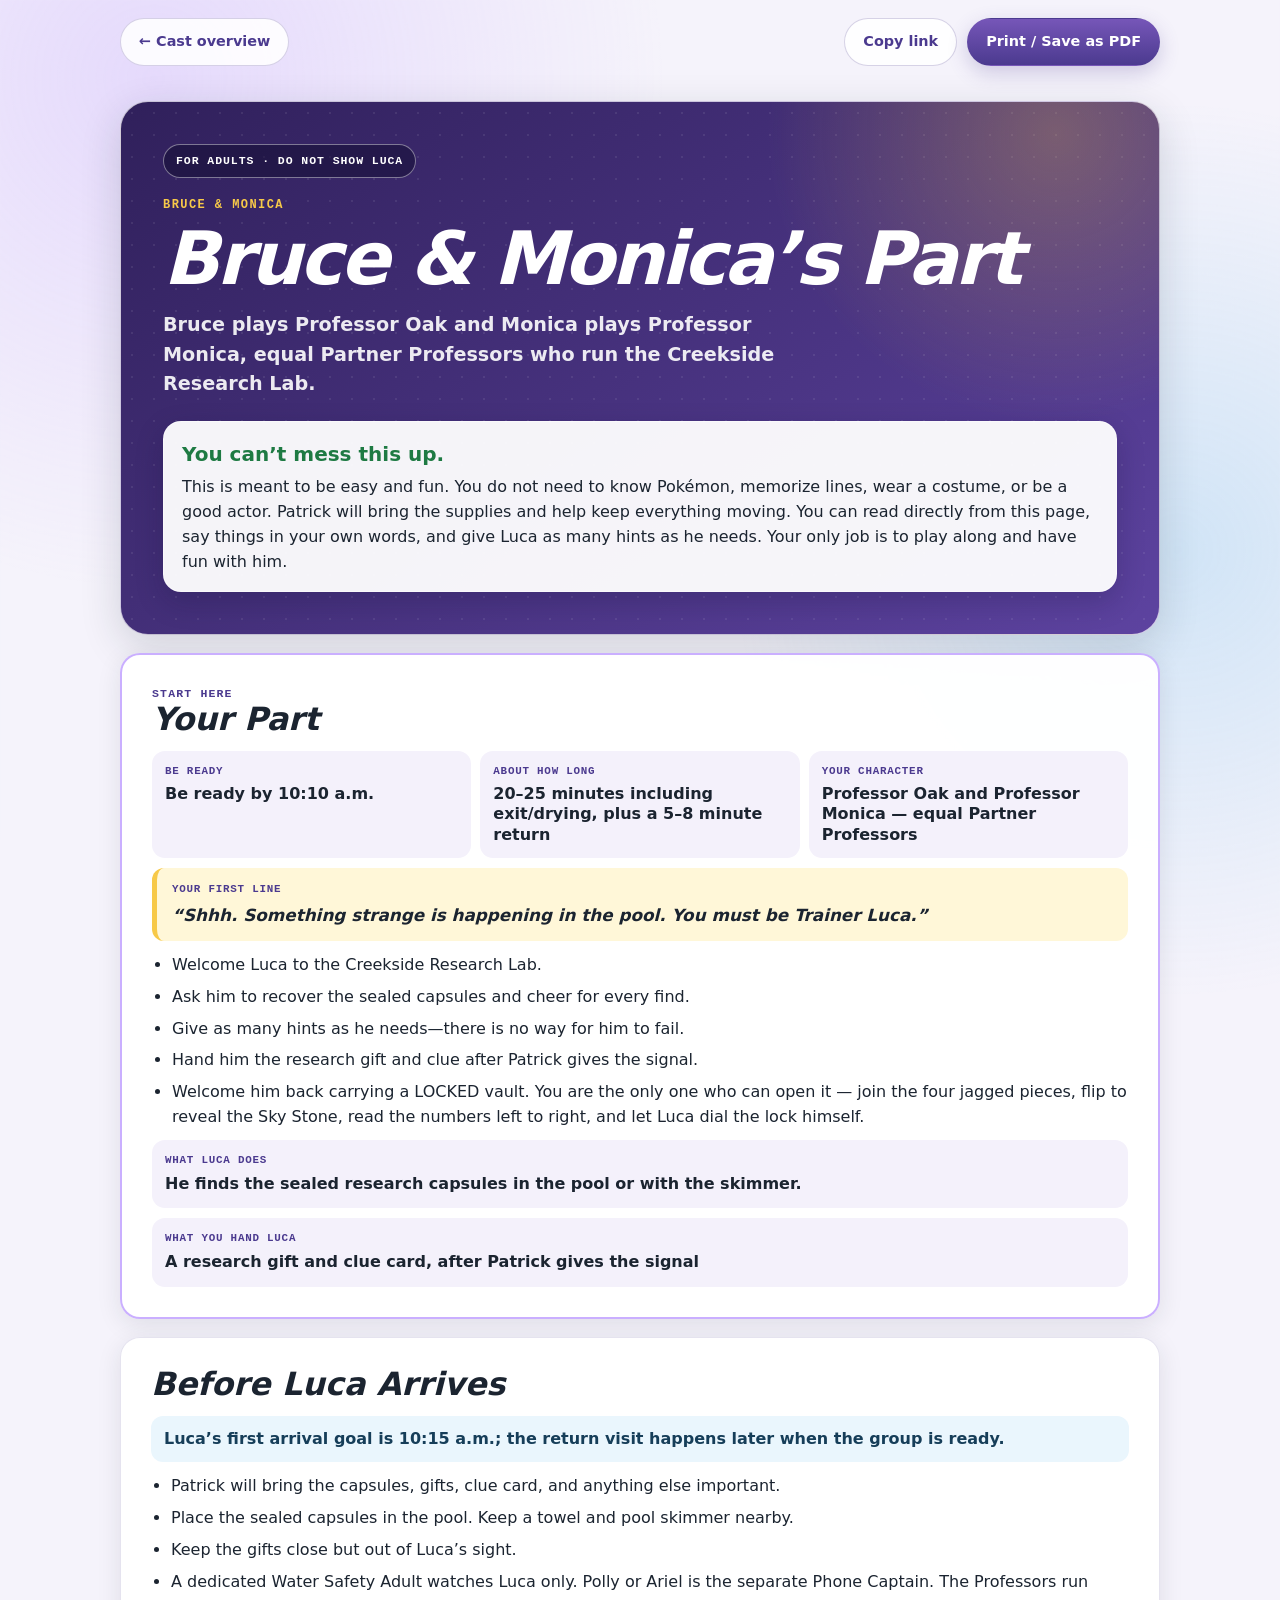
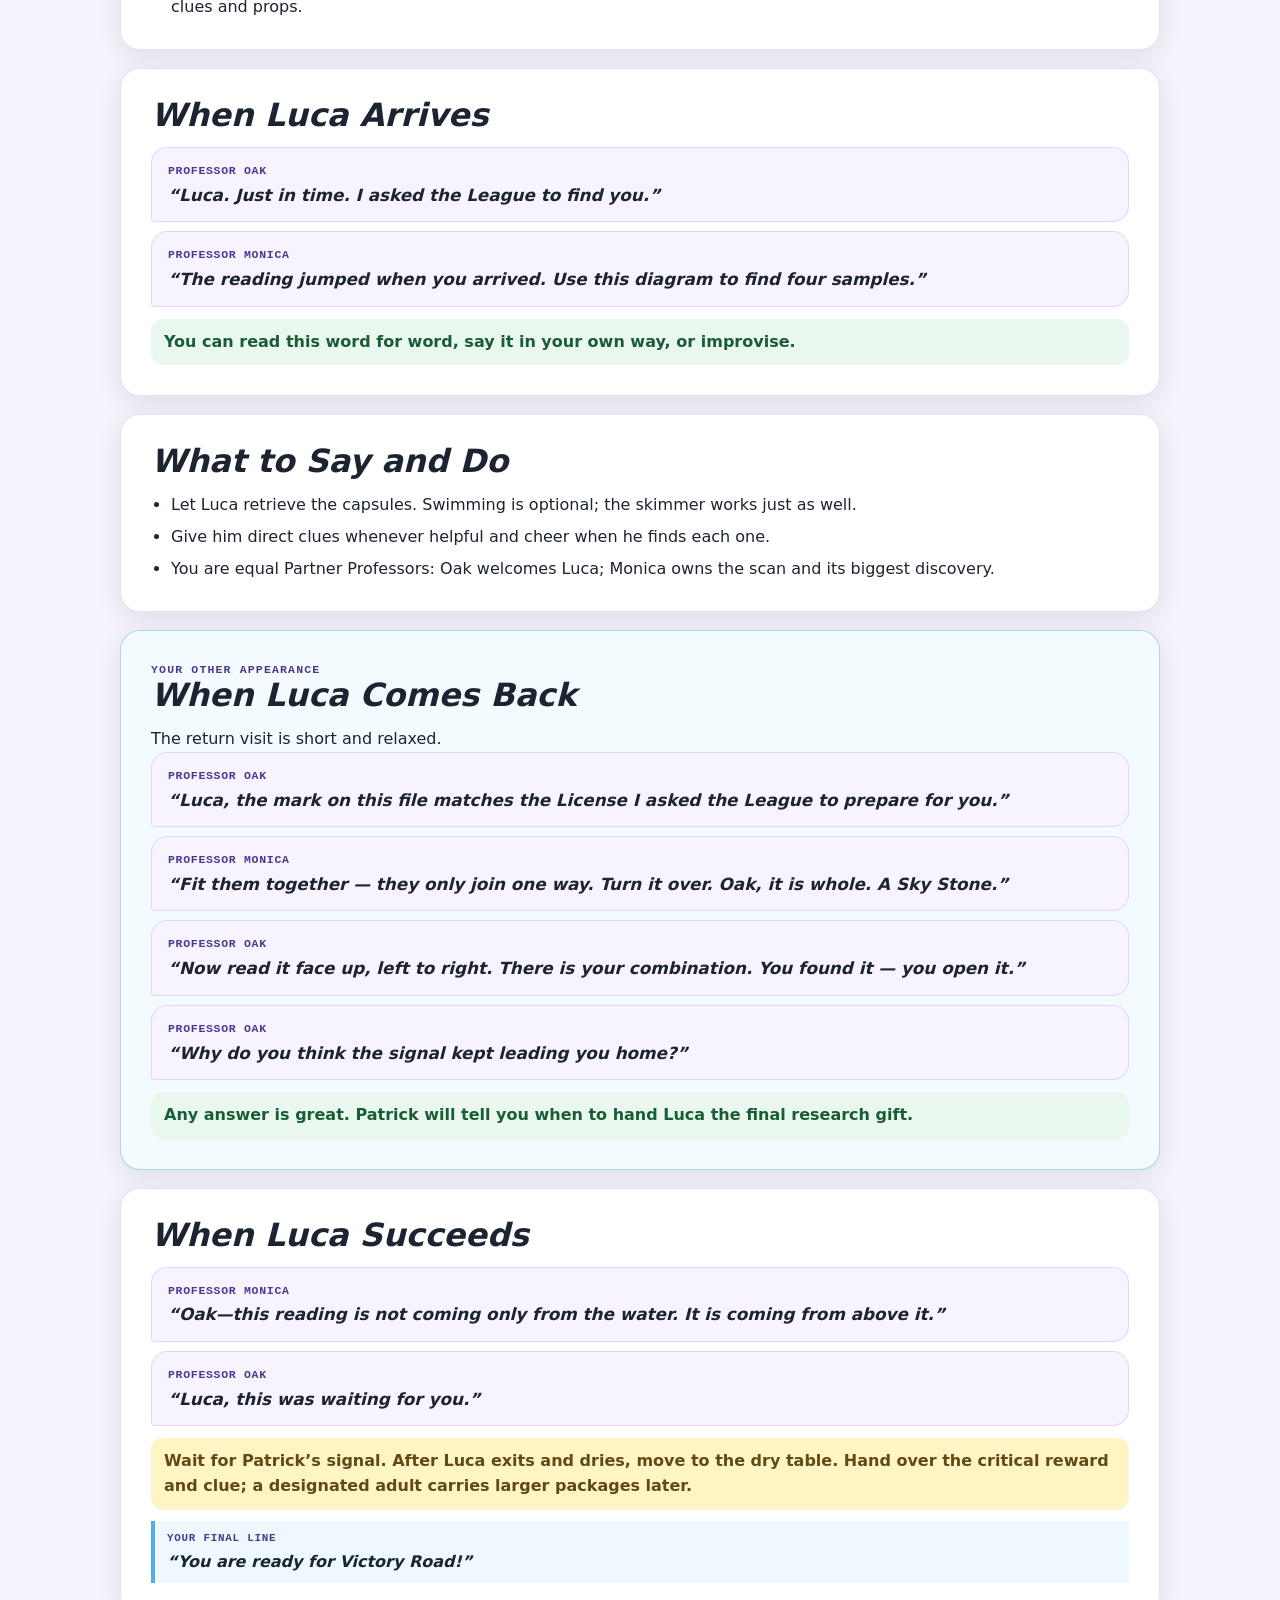
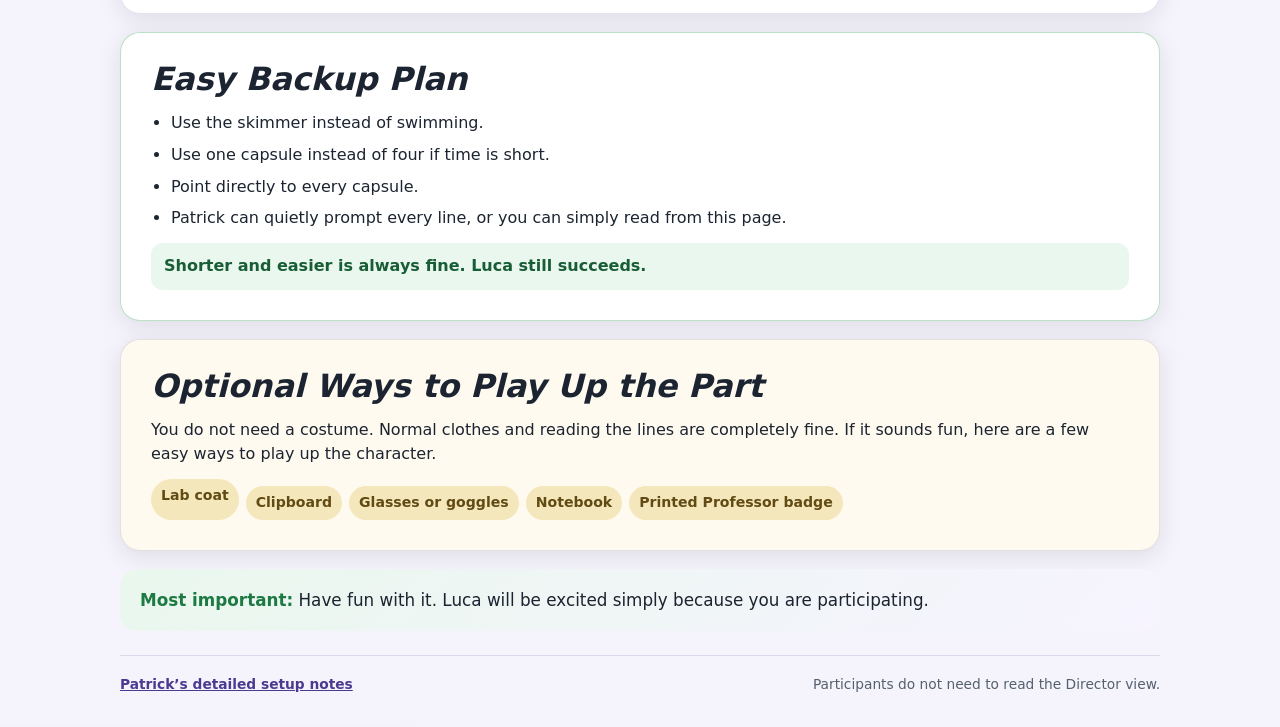
<file: cast/oak-lab/index.html>
<!doctype html>
<html lang="en">
<head>
  <meta charset="utf-8">
  <meta name="viewport" content="width=device-width, initial-scale=1, viewport-fit=cover">
  <meta name="theme-color" content="#4B3A8F">
  <meta name="robots" content="noindex, nofollow">
  <title>Oak Lab Cast Guide · Creekside Region</title>
  <link rel="icon" href="../../assets/pokemon/pokeball.png">
  <link rel="stylesheet" href="../../styles.css">
  <link rel="stylesheet" href="../cast.css?v=friendly-4">
</head>
<body class="cast-page" data-cast-page="oak-lab" data-root="../..">
  <div id="cast-app"></div>
  <script src="../../cast-core.js?v=3.5"></script>
  <script src="../cast-data.js?v=3.5"></script>
  <script src="../cast.js?v=friendly-4"></script>
</body>
</html>
</file>
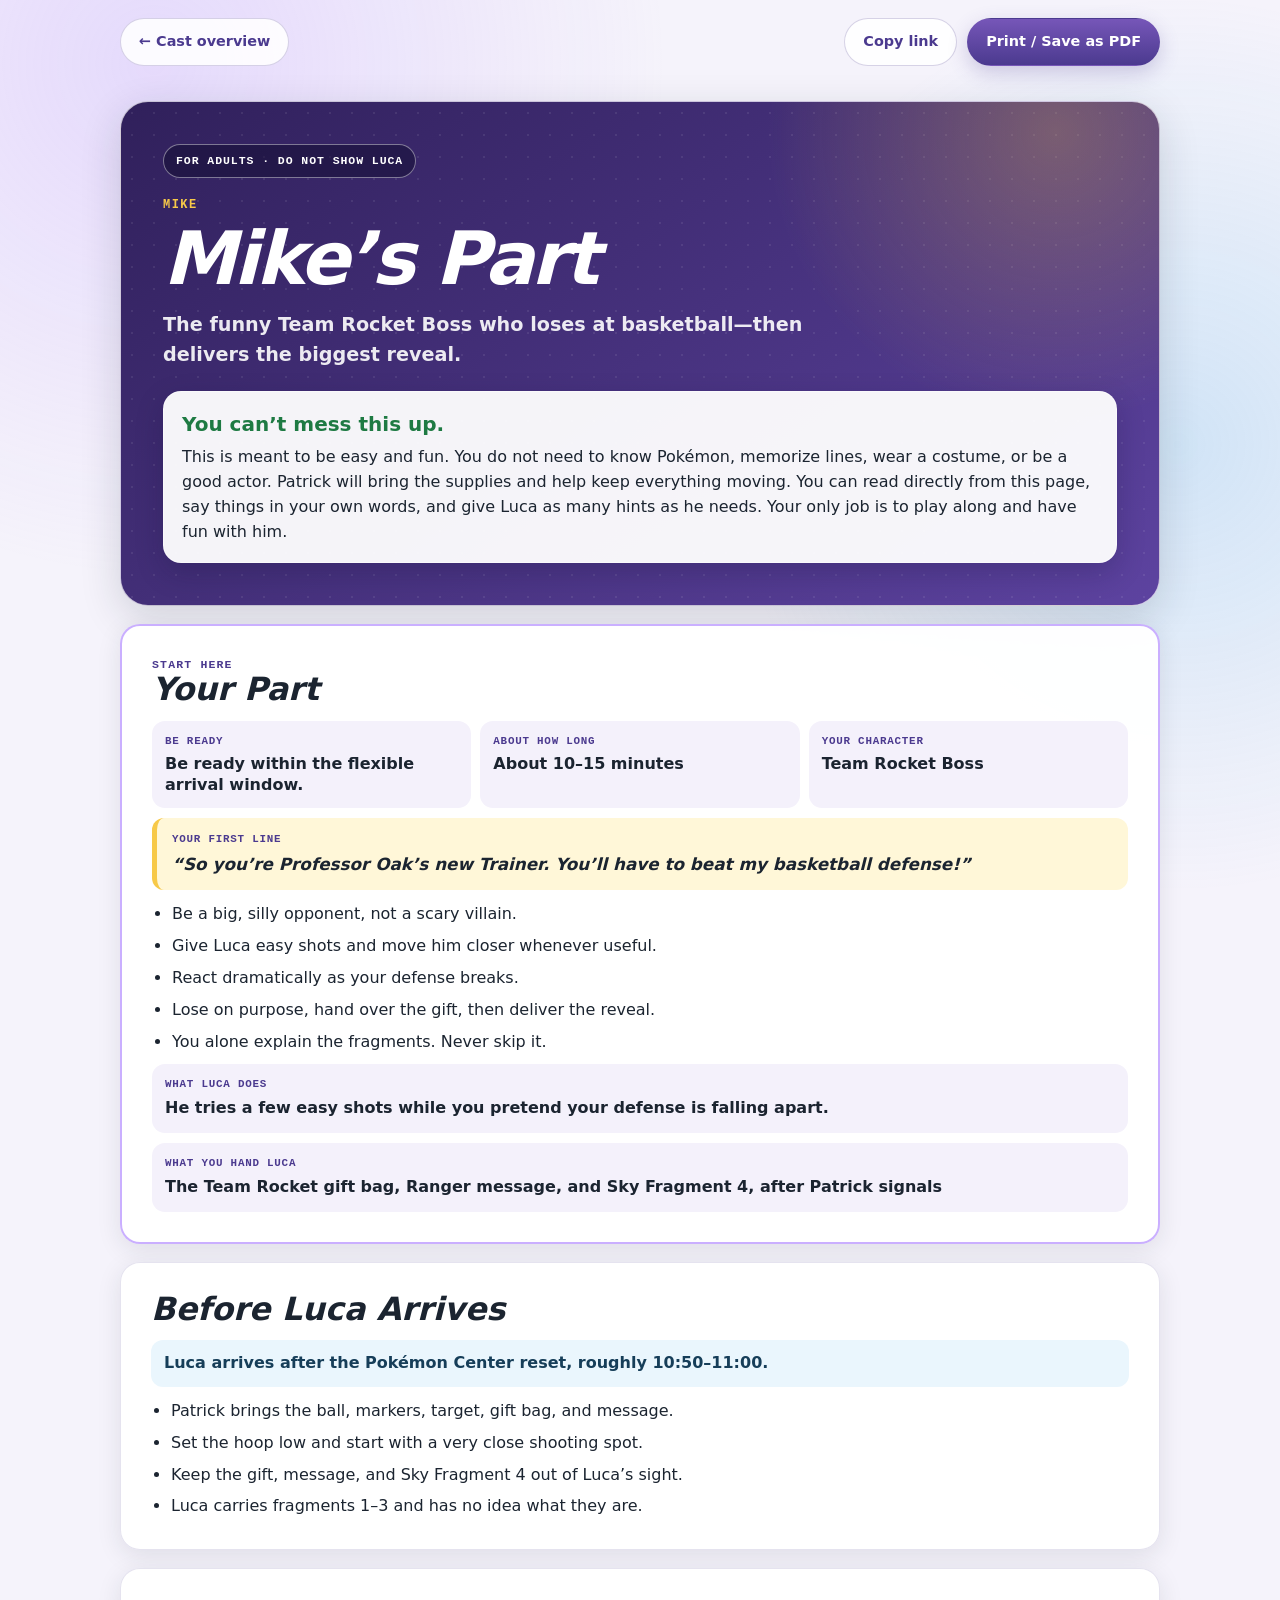
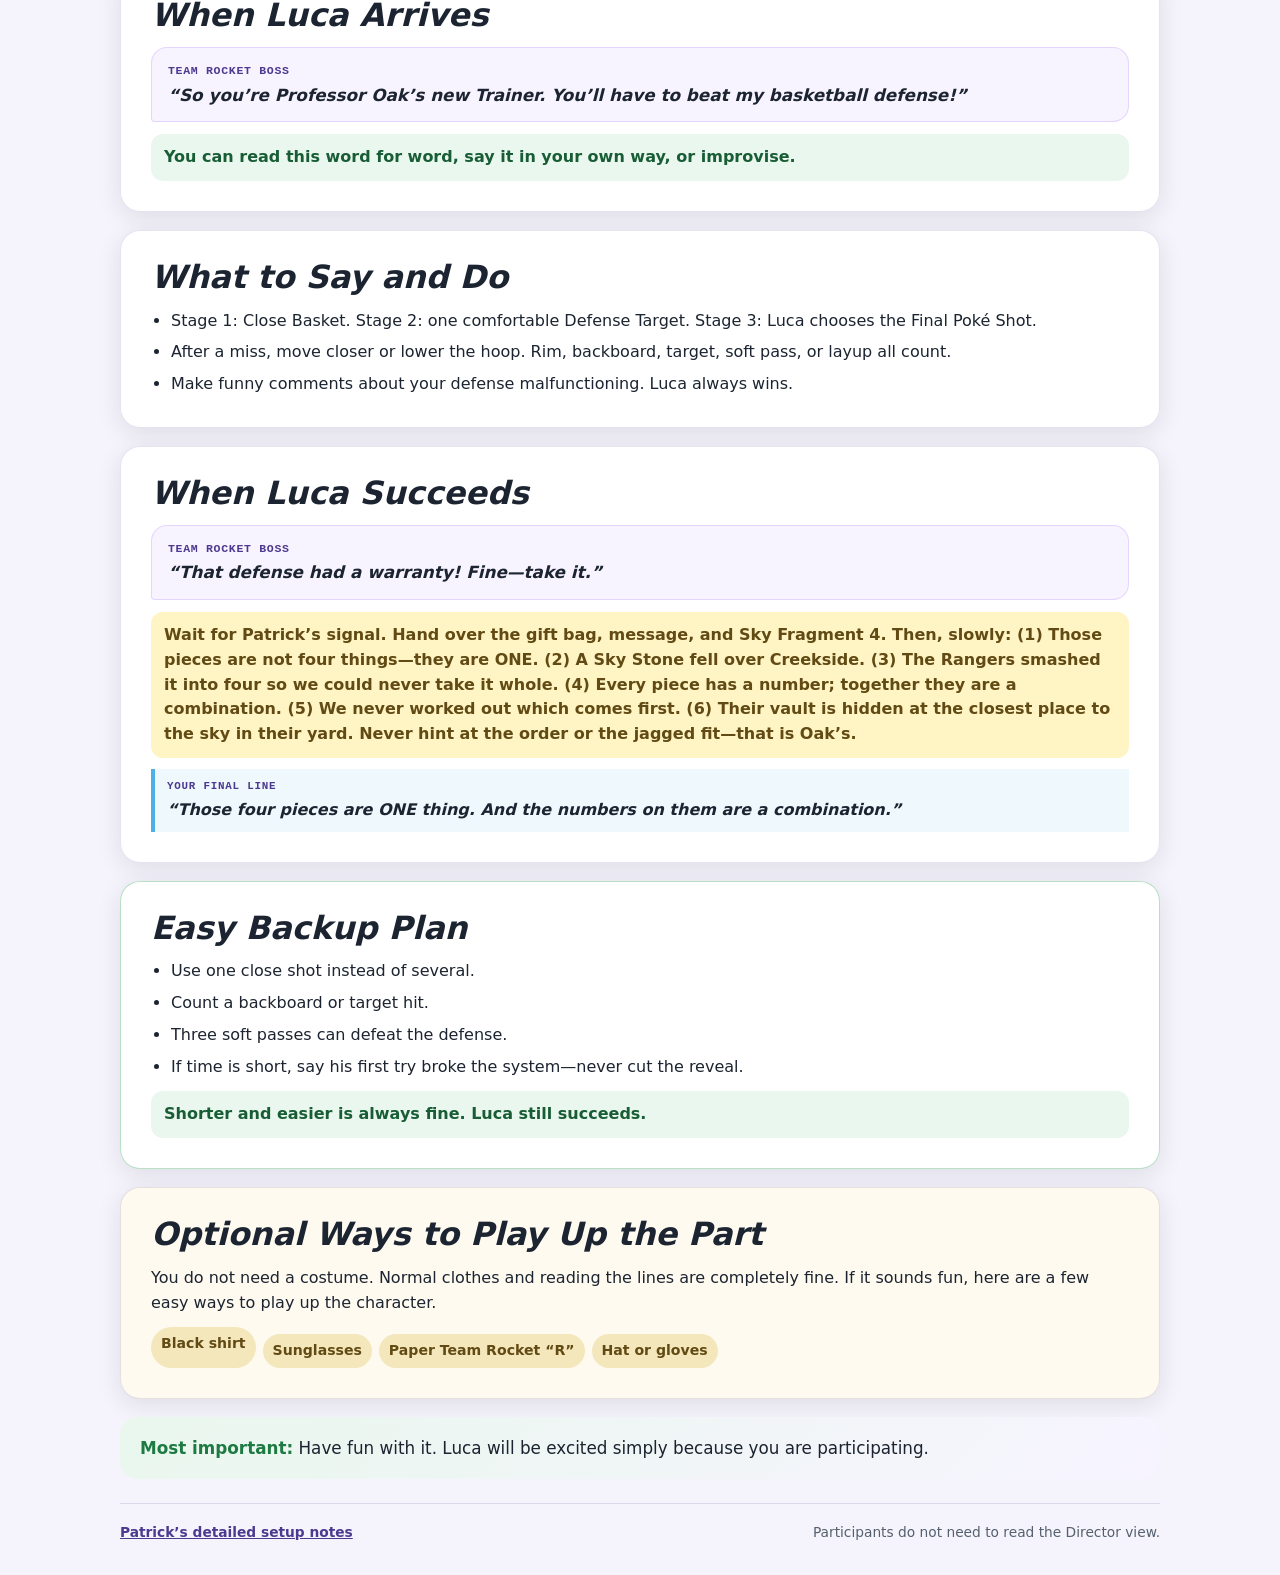
<file: cast/team-rocket/index.html>
<!doctype html>
<html lang="en">
<head>
  <meta charset="utf-8">
  <meta name="viewport" content="width=device-width, initial-scale=1, viewport-fit=cover">
  <meta name="theme-color" content="#4B3A8F">
  <meta name="robots" content="noindex, nofollow">
  <title>Team Rocket Cast Guide · Creekside Region</title>
  <link rel="icon" href="../../assets/pokemon/pokeball.png">
  <link rel="stylesheet" href="../../styles.css">
  <link rel="stylesheet" href="../cast.css?v=friendly-4">
</head>
<body class="cast-page" data-cast-page="team-rocket" data-root="../..">
  <div id="cast-app"></div>
  <script src="../../cast-core.js?v=3.5"></script>
  <script src="../cast-data.js?v=3.5"></script>
  <script src="../cast.js?v=friendly-4"></script>
</body>
</html>
</file>
<file: styles.css>
/* ============================================================
   Luca's Trainer Journey — Web App stylesheet
   Merged from the design system's tokens/*.css (see /project for the
   full design-system source). Kept as one file since this app has no
   build step. Screen-only "game-grade" energy effects live here too —
   print pieces (not built in this pass) would keep these out.
   ============================================================ */

:root {
  /* --- Core palette --- */
  --paper:             #FBFCFA;
  --paper-alt:         #F2F4EF;
  --surface:           #FFFFFF;
  --ink:               #1B2430;
  --ink-soft:          #54606E;

  --tropius-leaf:      #3BA55D;
  --tropius-leaf-deep: #1E7A43;
  --banana:            #F7C948;
  --sky:               #4FB0E5;
  --tan:               #C9A66B;

  --mewtwo-x:          #8A4FFF;
  --mewtwo-y:          #4B3A8F;
  --mega-glow:         #B892FF;

  --silver:            #C7CDD4;
  --silver-deep:       #8B95A1;
  --gold:              #D9B650;

  --bg:      var(--paper);
  --text:    var(--ink);
  --text-muted: var(--ink-soft);
  --brand:   var(--tropius-leaf);
  --brand-strong: var(--tropius-leaf-deep);
  --accent:  var(--mewtwo-x);
  --accent-deep: var(--mewtwo-y);
  --success: var(--tropius-leaf);
  --reward:  var(--banana);
  --info:    var(--sky);
  --danger:  #E4572E;
  --line:    var(--silver);

  --type-grass:    #3BA55D;
  --type-fire:     #E4572E;
  --type-water:    #4FB0E5;
  --type-electric: #F7C948;
  --type-psychic:  #8A4FFF;
  --type-normal:   #C9A66B;

  --focus-ring: var(--mewtwo-x);

  /* --- Type --- */
  --font-display: "Montserrat", "Poppins", system-ui, sans-serif;
  --font-body:    "Nunito Sans", "Inter", system-ui, sans-serif;
  --font-label:   "Space Grotesk", "Roboto Mono", ui-monospace, monospace;

  --fs-display: 2.75rem;
  --fs-h1:      2rem;
  --fs-h2:      1.5rem;
  --fs-h3:      1.25rem;
  --fs-body:    1.0625rem;
  --fs-small:   0.875rem;
  --fs-label:   0.75rem;

  --lh-tight: 1.05;
  --lh-snug:  1.25;
  --lh-body:  1.55;
  --tracking-label: 0.08em;

  /* --- Spacing / radius --- */
  --sp-1: 4px;  --sp-2: 8px;  --sp-3: 12px; --sp-4: 16px; --sp-5: 24px;
  --sp-6: 32px; --sp-7: 48px; --sp-8: 64px; --sp-9: 96px;

  --r-sm:   10px;
  --r-card: 18px;
  --r-pill: 999px;

  --w-game:    560px;
  --w-desktop: 1080px;
  --screen-pad: 24px;

  /* --- Elevation --- */
  --shadow-card: 0 6px 24px rgba(27,36,48,.10);
  --shadow-lift: 0 12px 40px rgba(27,36,48,.16);

  --foil-edge:  linear-gradient(120deg, #C7CDD4 0%, #FFFFFF 45%, #8B95A1 100%);
  --gold-edge:  linear-gradient(120deg, #D9B650 0%, #FBF0C8 45%, #A8842E 100%);
  --mega-burst: radial-gradient(circle at 50% 45%, rgba(184,146,255,.55), rgba(184,146,255,0) 60%);
  --holo-sheen: linear-gradient(115deg, rgba(138,79,255,.10), rgba(79,176,229,.10) 40%, rgba(247,201,72,.10) 70%, rgba(59,165,93,.10));

  --ease-snap: cubic-bezier(.2, .9, .25, 1.2);
  --ease-out:  cubic-bezier(.22, 1, .36, 1);
  --dur-fast: 140ms;
  --dur-base: 240ms;
  --dur-slow: 480ms;

  /* --- Game-grade energy fields & glow (screen-only) --- */
  --field-psychic:  radial-gradient(120% 90% at 50% 0%, #7B5CE0 0%, #4B3A8F 42%, #241a4d 100%);
  --field-grass:    radial-gradient(120% 90% at 50% 0%, #55C77E 0%, #1E7A43 44%, #0c3a22 100%);
  --field-water:    radial-gradient(120% 90% at 50% 0%, #63C2ED 0%, #2f83bd 44%, #0d3350 100%);
  --field-fire:     radial-gradient(120% 90% at 50% 0%, #F08A5D 0%, #d1502e 44%, #4a1a10 100%);
  --field-electric: radial-gradient(120% 90% at 50% 0%, #FBD968 0%, #d1a028 46%, #4a3808 100%);
  --field-normal:   radial-gradient(120% 90% at 50% 0%, #DBC79A 0%, #a8894f 46%, #4a3c26 100%);
  --field-hero:     radial-gradient(130% 100% at 50% -10%, #8A4FFF 0%, #4B3A8F 40%, #1c1440 100%);

  --field-grid: radial-gradient(rgba(255,255,255,.08) 1.3px, transparent 1.3px);
  --field-grid-size: 22px 22px;

  --gloss-violet: linear-gradient(180deg, #A876FF 0%, #8A4FFF 52%, #6E38E6 100%);
  --gloss-banana: linear-gradient(180deg, #FFE08A 0%, #F7C948 52%, #E0AE28 100%);
  --gloss-leaf:   linear-gradient(180deg, #5FD088 0%, #3BA55D 52%, #2A8B49 100%);
  --gloss-gold:   linear-gradient(180deg, #F0D986 0%, #D9B650 52%, #B8922E 100%);

  --holo-strong: linear-gradient(115deg, rgba(255,255,255,0) 30%, rgba(184,146,255,.55) 44%, rgba(99,194,237,.55) 52%, rgba(247,201,72,.55) 60%, rgba(255,255,255,0) 74%);
  --holo-rainbow: linear-gradient(120deg, #B892FF, #63C2ED 25%, #5FD088 50%, #FBD968 72%, #FF8FB0 100%);

  --glow-violet: 0 10px 34px rgba(138,79,255,.45), 0 2px 8px rgba(138,79,255,.35);
  --glow-banana: 0 10px 30px rgba(247,201,72,.50);
  --glow-leaf:   0 10px 30px rgba(59,165,93,.42);
  --glow-gold:   0 12px 40px rgba(217,182,80,.55);
  --glow-soft-white: 0 0 0 1px rgba(255,255,255,.7), 0 18px 50px rgba(27,36,48,.28);

  --shadow-float: 0 22px 60px rgba(10,8,30,.45), 0 6px 18px rgba(10,8,30,.30);
  --press-inset: inset 0 3px 8px rgba(0,0,0,.28);
}

@keyframes tj-holo-sweep { 0% { transform: translateX(-120%) rotate(0deg); } 100% { transform: translateX(120%) rotate(0deg); } }
@keyframes tj-burst-spin { to { transform: rotate(360deg); } }
@keyframes tj-burst-pulse { 0%,100% { transform: scale(1); opacity: .8; } 50% { transform: scale(1.12); opacity: 1; } }
@keyframes tj-float { 0%,100% { transform: translateY(0); } 50% { transform: translateY(-8px); } }
@keyframes tj-bob { 0%,100% { transform: translateY(0) rotate(-2deg); } 50% { transform: translateY(-10px) rotate(2deg); } }

/* Paper League motion set — shared by ceremony, quest map, record, award reveal */
@keyframes cs-sweep { 0% { transform: translateX(-130%) skewX(-18deg); } 100% { transform: translateX(230%) skewX(-18deg); } }
@keyframes cs-pop { 0% { transform: scale(.4) rotate(-14deg); opacity: 0; } 60% { transform: scale(1.12) rotate(4deg); opacity: 1; } 100% { transform: scale(1) rotate(0); opacity: 1; } }
@keyframes cs-rise { from { opacity: 0; transform: translateY(14px); } to { opacity: 1; transform: none; } }
@keyframes cs-zoomin { 0% { transform: scale(.12) rotate(-10deg); opacity: 0; filter: blur(7px); } 55% { transform: scale(1.18) rotate(3deg); opacity: 1; filter: blur(0); } 78% { transform: scale(.97) rotate(-1deg); } 100% { transform: scale(1) rotate(0); opacity: 1; } }
@keyframes cs-ringout { 0% { transform: scale(.25); opacity: .85; } 100% { transform: scale(2.4); opacity: 0; } }
@keyframes cs-dash { to { stroke-dashoffset: 0; } }
@keyframes cs-grow { from { width: 6%; } to { width: 100%; } }
@keyframes cs-scanbar { 0% { transform: translateY(-10%); } 100% { transform: translateY(360%); } }
@keyframes cs-slidein { from { opacity: 0; transform: translateY(20px) scale(.96); } to { opacity: 1; transform: none; } }
@keyframes cs-blink { 0%, 49% { opacity: 1; } 50%, 100% { opacity: 0; } }
/* Waiting placeholders breathe via glow, not scale — a scale pulse on a
   full-width slot wobbles the tap target and overlaps its neighbour. */
@keyframes cs-waiting { 0%, 100% { opacity: .84; box-shadow: 0 0 0 0 rgba(138,79,255,0); } 50% { opacity: 1; box-shadow: 0 0 0 5px rgba(138,79,255,.13); } }

@media (prefers-reduced-motion: reduce) {
  [style*="tj-holo-sweep"], [style*="tj-burst-spin"], [style*="tj-burst-pulse"], [style*="tj-float"], [style*="tj-bob"] { animation: none !important; }
  [style*="cs-"] { animation: none !important; }
}

/* --- Page shell --- */
html, body {
  margin: 0;
  height: 100%;
  background: var(--field-hero);
  overscroll-behavior-y: contain;
}
body {
  font-family: var(--font-body);
  -webkit-tap-highlight-color: transparent;
}
#app {
  min-height: 100%;
  min-height: 100dvh;
}
* { box-sizing: border-box; }
button { font: inherit; }
img { -webkit-user-drag: none; user-select: none; }
button:focus-visible,
input:focus-visible,
textarea:focus-visible {
  outline: 3px solid var(--focus-ring);
  outline-offset: 3px;
}

/* --- Creekside V2 Phase 1 controls --- */
.adult-hold-button {
  position: relative;
  width: 100%;
  min-height: 64px;
  overflow: hidden;
  border: 0;
  border-radius: var(--r-pill);
  background: linear-gradient(180deg, #7656B8, #4B3A8F);
  color: #fff;
  box-shadow: var(--glow-violet), inset 0 1px 0 rgba(255,255,255,.35);
  cursor: pointer;
  touch-action: none;
  user-select: none;
  -webkit-user-select: none;
}
.adult-hold-button:focus-visible {
  outline: 3px solid #fff;
  outline-offset: 3px;
}
.adult-hold-button:disabled {
  cursor: not-allowed;
  opacity: .55;
}
.adult-hold-button__fill {
  position: absolute;
  inset: 0;
  width: var(--hold-progress, 0%);
  background: linear-gradient(90deg, var(--tropius-leaf-deep), var(--tropius-leaf));
  transition: width 45ms linear;
}
.adult-hold-button__content {
  position: relative;
  z-index: 1;
  display: flex;
  align-items: center;
  justify-content: center;
  gap: 10px;
  padding: 16px 22px;
  font-family: var(--font-display);
  font-size: 1rem;
  font-style: italic;
  font-weight: 800;
}
.adult-hold-button__instruction {
  position: relative;
  z-index: 1;
  display: block;
  padding: 0 18px 13px;
  font-family: var(--font-body);
  font-size: .82rem;
  font-weight: 700;
}

.fragment-slots {
  display: grid;
  grid-template-columns: repeat(2, minmax(0, 1fr));
  gap: 10px;
}
.fragment-slot {
  display: grid;
  grid-template-columns: auto 1fr;
  align-items: center;
  gap: 2px 8px;
  min-width: 0;
  padding: 12px;
  border: 2px dashed var(--silver);
  border-radius: var(--r-sm);
  background: var(--paper-alt);
  color: var(--ink-soft);
}
.fragment-slot--collected {
  border-style: solid;
  border-color: var(--tropius-leaf);
  background: rgba(59,165,93,.10);
  color: var(--ink);
}
.fragment-slot > span {
  font-family: var(--font-label);
  font-size: .78rem;
  font-weight: 700;
  letter-spacing: .04em;
  text-transform: uppercase;
}
.fragment-slot > small {
  grid-column: 2;
  overflow: hidden;
  font-size: .78rem;
  text-overflow: ellipsis;
  white-space: nowrap;
}

.creekside-map-card {
  display: flex;
  align-items: center;
  gap: 12px;
  width: 100%;
  padding: 13px 14px;
  border: 0;
  border-radius: var(--r-card);
  background: #fff;
  color: var(--ink);
  text-align: left;
  box-shadow: var(--shadow-card);
}
.creekside-map-card[disabled] {
  background: rgba(255,255,255,.55);
  color: var(--ink-soft);
  cursor: default;
}
.creekside-map-card--active {
  box-shadow: inset 0 0 0 3px var(--mewtwo-x), var(--shadow-float);
  cursor: pointer;
}
.creekside-map-card--complete {
  box-shadow: inset 0 0 0 2px var(--tropius-leaf), var(--shadow-card);
}

/* Paper League redesign: the mission controller stays bright and readable
   outdoors while the private/cast screens retain their operational styling. */
/* The shared app root is auto-height, so the inline `minHeight: 100%` these
   elements carry resolves to auto and the dark root background shows through
   under short paper screens. Pin them to the viewport instead. */
.creekside-map-field {
  min-height: 100dvh !important;
  background: #e9e7e1 !important;
}
.paper-league-shell {
  min-height: 100dvh !important;
  background: var(--paper);
}
.paper-league-content {
  padding-top: 8px !important;
}
.trainer-record-bar {
  position: relative;
  display: grid;
  grid-template-columns: 38px 1fr auto 18px;
  align-items: center;
  gap: 10px;
  width: 100%;
  min-height: 72px;
  overflow: hidden;
  padding: 12px 14px;
  border: 0;
  border-radius: 20px;
  background: var(--foil-edge);
  color: var(--ink);
  text-align: left;
  box-shadow: 0 6px 24px rgba(27,36,48,.14);
  cursor: pointer;
}
.trainer-record-bar > *:not(.trainer-record-bar__shine) { position: relative; z-index: 1; }
.trainer-record-bar > img { width: 36px; height: 36px; object-fit: contain; }
.trainer-record-bar span { display: grid; }
.trainer-record-bar small { font: 700 .62rem/1.1 var(--font-label); letter-spacing: .14em; text-transform: uppercase; color: var(--mewtwo-y); }
.trainer-record-bar strong { font: 900 italic 1.45rem/1 var(--font-display); text-transform: uppercase; }
.trainer-record-bar__count { justify-items: end; }
.trainer-record-bar__count b { font: 900 1.1rem/1 var(--font-display); }
.trainer-record-bar__count small { color: var(--ink-soft); }
.trainer-record-bar__shine {
  position: absolute;
  inset: -40% auto -40% -55%;
  width: 48%;
  background: var(--holo-strong);
  animation: tj-holo-sweep 3.4s linear infinite;
}
/* ============================================================
   Paper League surfaces — destination plate, quest list, trainer
   record, award-earned celebration, and the License Ceremony.
   Ink-light white card stock; every value is from the design handoff.
   ============================================================ */

.destination-plate {
  position: relative;
  overflow: hidden;
  padding: 18px 18px 16px;
  border: 2px solid var(--mewtwo-y);
  border-radius: 24px;
  background: #fff;
  box-shadow: 0 14px 40px rgba(75,58,143,.18);
}
.destination-plate__sheen { position: absolute; inset: 0; background: linear-gradient(115deg,rgba(255,255,255,0) 36%,rgba(184,146,255,.2) 50%,rgba(255,255,255,0) 64%); animation: cs-sweep 5s linear infinite; pointer-events: none; }
.destination-plate > *:not(.destination-plate__sheen) { position: relative; }
.destination-plate__label { display: flex; align-items: center; gap: 9px; font: 700 10px var(--font-label); letter-spacing: .22em; text-transform: uppercase; color: var(--mewtwo-y); }
.destination-plate__chevrons { display: flex; gap: 3px; margin-left: auto; }
.destination-plate__chevrons span { font: 900 12px var(--font-display); color: var(--mewtwo-x); animation: tj-burst-pulse 1.4s ease-in-out infinite; }
.destination-plate__chevrons span:nth-child(2) { animation-delay: .18s; }
.destination-plate__chevrons span:nth-child(3) { animation-delay: .36s; }
.destination-plate__body { display: flex; align-items: center; gap: 15px; margin-top: 12px; }
.destination-plate__emblem { position: relative; display: grid; place-items: center; width: 96px; height: 96px; flex: none; }
.destination-plate__frame { position: absolute; inset: 0; width: 100%; height: 100%; object-fit: contain; filter: drop-shadow(0 8px 18px rgba(120,95,40,.35)); }
.destination-plate__art { position: relative; width: var(--plate-art-size,90px); height: var(--plate-art-size,90px); object-fit: contain; margin-top: -4px; animation: tj-float 5s ease-in-out infinite; }
.destination-plate__type { position: absolute; right: 12px; bottom: 18px; width: 22px; height: 22px; object-fit: contain; }
.destination-plate__text { min-width: 0; flex: 1; }
.destination-plate h2 { margin: 0; font: 900 italic 22px/1.03 var(--font-display); color: var(--ink); text-wrap: pretty; }
.destination-plate__meta { margin-top: 7px; font: 700 9.5px var(--font-label); letter-spacing: .14em; text-transform: uppercase; color: var(--silver-deep); }
.destination-plate__cast { margin-top: 4px; font: 700 11px var(--font-body); color: var(--tropius-leaf-deep); }
.destination-plate__hint { display: flex; align-items: center; gap: 10px; margin-top: 14px; padding: 11px 13px; border: 1px solid #BEDCC9; border-radius: 14px; background: #F1F8F3; font: 800 12.5px/1.3 var(--font-body); color: var(--ink); text-wrap: pretty; }
.destination-plate__hint img { width: 20px; height: 20px; flex: none; object-fit: contain; }

.quest-map-heading { display: flex; align-items: baseline; gap: 8px; color: var(--ink); text-shadow: none; }
.quest-map-heading small { font: 700 10px var(--font-label); letter-spacing: .12em; text-transform: uppercase; color: var(--silver-deep); }
.quest-list { position: relative; display: flex; flex-direction: column; gap: 9px; max-height: 400px; overflow-y: auto; }
.quest-list__route { position: absolute; left: 29px; top: 8px; width: 4px; height: 520px; pointer-events: none; }
.quest-list__route path { animation: cs-dash 2.4s ease-out .3s forwards; }
.paper-league-content .creekside-map-card {
  position: relative;
  display: flex;
  align-items: center;
  gap: 12px;
  width: 100%;
  padding: 11px 14px;
  border: 0;
  border-radius: 18px;
  background: #fff;
  text-align: left;
  box-shadow: 0 6px 24px rgba(27,36,48,.10);
  animation: cs-rise .5s ease-out both;
}
.paper-league-content .creekside-map-card--complete { box-shadow: inset 0 0 0 2px var(--tropius-leaf), 0 6px 24px rgba(27,36,48,.10); }
.paper-league-content .creekside-map-card--active { box-shadow: inset 0 0 0 3px var(--mewtwo-x), 0 12px 40px rgba(27,36,48,.16); }
.paper-league-content .creekside-map-card:disabled:not(.creekside-map-card--complete) { opacity: .7; }
.quest-row__dot { display: grid; place-items: center; width: 34px; height: 34px; flex: none; border-radius: 50%; background: var(--silver); color: #fff; font: 900 italic 14px var(--font-display); box-shadow: 0 0 0 4px var(--paper); }
.creekside-map-card--complete .quest-row__dot { background: var(--tropius-leaf-deep); }
.creekside-map-card--active .quest-row__dot { background: var(--mewtwo-y); }
.quest-row__text { min-width: 0; flex: 1; }
.quest-row__text strong { display: block; font: 800 14.5px/1.15 var(--font-display); color: var(--ink); text-wrap: pretty; }
.creekside-map-card:disabled:not(.creekside-map-card--complete) .quest-row__text strong { color: var(--silver-deep); }
.quest-row__text small { display: block; margin-top: 4px; font: 700 9.5px/1 var(--font-label); letter-spacing: .1em; text-transform: uppercase; color: var(--silver-deep); }
.quest-row__type { width: 24px; height: 24px; flex: none; object-fit: contain; }

/* --- Trainer Record --- */
.trainer-record-view { display: flex; flex-direction: column; gap: 22px; animation: cs-slidein .35s ease-out both; }
.record-class { display: flex; flex-direction: column; gap: 10px; }
.record-class__head { display: flex; align-items: center; gap: 8px; }
.record-class__head i { width: 16px; height: 2px; background: currentColor; }
.record-class__head span { font: 700 9.5px var(--font-label); letter-spacing: .18em; text-transform: uppercase; }
.record-class__head b { margin-left: auto; font: 700 9.5px var(--font-label); color: var(--silver-deep); }
.record-license { position: relative; display: block; width: 100%; padding: 2px; border: 0; border-radius: 14px; overflow: hidden; background: linear-gradient(120deg,#9FB6C7,#FFFFFF 45%,#5C7A90); box-shadow: 0 6px 20px rgba(27,36,48,.16); text-align: left; }
.record-license__inner { display: flex; align-items: center; gap: 13px; padding: 12px 14px; border-radius: 12px; background: #fff; }
.record-license__well { display: grid; place-items: center; width: 56px; height: 66px; flex: none; border: 1px solid #CBD8E1; border-radius: 8px; background: #EDF2F5; }
.record-license__well img { width: var(--license-art-size,56px); height: var(--license-art-size,56px); object-fit: contain; }
.record-license__body { display: grid; min-width: 0; flex: 1; }
.record-license__id { display: block; font: 700 8.5px var(--font-label); letter-spacing: .16em; text-transform: uppercase; color: #5C7A90; }
.record-license__name { display: block; margin-top: 3px; font: 900 italic 19px/1.05 var(--font-display); text-transform: uppercase; color: var(--ink); }
.record-license__stats { display: flex; gap: 14px; margin-top: 7px; font: 700 9px var(--font-label); letter-spacing: .06em; text-transform: uppercase; color: var(--ink-soft); }
.record-license__stats > span { display: block; }
.record-license__stats b { display: block; font: 700 11px var(--font-label); color: var(--ink); }
.record-license__stats .is-active { color: var(--tropius-leaf-deep); }
.record-badge-grid { display: grid; grid-template-columns: repeat(4,minmax(0,1fr)); gap: 10px; }
.record-tile { position: relative; display: grid; place-items: center; aspect-ratio: 1 / 1.14; padding: 0; border: 1px solid #E8DCB0; border-radius: 12px; background: #FFFDF6; overflow: hidden; }
.record-tile--locked { border-color: #E1E4E0; background: #F4F5F3; opacity: .55; }
.record-tile__sheen { position: absolute; inset: 0; background: linear-gradient(115deg,rgba(255,255,255,0) 34%,rgba(255,255,255,.8) 50%,rgba(255,255,255,0) 66%); animation: cs-sweep 5.2s linear infinite; }
.record-tile--locked .record-tile__sheen { display: none; }
.record-tile__frame { position: absolute; width: 100%; height: 100%; object-fit: contain; transform: scale(.86); }
.record-tile__art { position: relative; width: var(--tile-art-size,46px); height: var(--tile-art-size,46px); object-fit: contain; margin-top: -4px; }
.record-tile--locked .record-tile__frame, .record-tile--locked .record-tile__art { filter: grayscale(1) opacity(.5); }
.record-frag-grid { display: grid; grid-template-columns: repeat(4,minmax(0,1fr)); gap: 8px; }
.record-frag {
  display: flex;
  height: 84px;
  flex-direction: column;
  align-items: center;
  justify-content: center;
  gap: 5px;
  padding: 0;
  border: 1px dashed #DCC69B;
  background: #FAF3E6;
  clip-path: polygon(0 4%,12% 0,30% 5%,52% 0,74% 5%,92% 0,100% 5%,100% 95%,86% 100%,64% 95%,42% 100%,20% 95%,6% 100%,0 96%);
}
.record-frag b { font: 900 22px/1 var(--font-label); color: #B07A2E; }
.record-frag small { font: 700 7.5px var(--font-label); letter-spacing: .12em; text-transform: uppercase; color: var(--ink-soft); }
.record-frag--locked { border-color: #DFE3DE; background: #F4F5F3; opacity: .55; }
.record-frag--locked b, .record-frag--locked small { color: #B7BFC7; }
.record-note { padding: 11px 13px; border: 1px solid #BEDCC9; border-radius: 14px; background: #F1F8F3; font: 600 11.5px/1.45 var(--font-body); color: var(--tropius-leaf-deep); text-wrap: pretty; }
.trainer-record-empty { margin: 0; padding: 16px; border-radius: 14px; background: var(--paper-alt); color: var(--ink-soft); }

/* Award detail sheet — shared by the record and the award-earned screen */
.award-sheet { position: fixed; z-index: 60; inset: 0; display: flex; align-items: flex-end; padding: 0; border: 0; width: 100%; background: rgba(20,16,25,.5); backdrop-filter: blur(3px); }
.award-sheet__card { width: 100%; padding: 20px 22px 34px; border-radius: 26px 26px 44px 44px; background: var(--paper); box-shadow: 0 -14px 50px rgba(10,8,30,.35); text-align: left; animation: cs-slidein .3s var(--ease-out) both; }
.award-sheet__grab { width: 40px; height: 4px; margin: 0 auto 16px; border-radius: 2px; background: var(--silver); }
.award-sheet__top { display: flex; align-items: flex-start; gap: 15px; }
.award-sheet__art { position: relative; display: grid; place-items: center; width: 92px; height: 104px; flex: none; }
.award-sheet__art .frame { position: absolute; inset: 0; width: 100%; height: 100%; object-fit: contain; }
.award-sheet__art .art { position: relative; width: var(--detail-art-size,72px); height: var(--detail-art-size,72px); object-fit: contain; margin-top: -6px; animation: cs-zoomin .6s var(--ease-snap) both; }
.award-sheet__class { font: 700 9px var(--font-label); letter-spacing: .18em; text-transform: uppercase; }
.award-sheet__name { margin-top: 5px; font: 900 italic 25px/1 var(--font-display); color: var(--ink); }
.award-sheet__cast { margin-top: 6px; font: 700 9.5px var(--font-label); letter-spacing: .1em; text-transform: uppercase; color: var(--silver-deep); }
.award-sheet__story { margin-top: 14px; padding: 14px 16px; border: 1px solid #E3E7E1; border-radius: 16px; background: #fff; font: 600 13.5px/1.5 var(--font-body); color: var(--ink); text-wrap: pretty; }
.award-sheet__close { display: grid; place-items: center; width: 100%; min-height: 56px; margin-top: 14px; border-radius: 999px; background: var(--ink); color: #fff; font: 900 italic 15px var(--font-display); text-transform: uppercase; }

/* --- Award Earned celebration --- */
.award-earned {
  position: relative;
  display: flex;
  min-height: 100dvh;
  flex-direction: column;
  padding: 18px 22px max(30px,env(safe-area-inset-bottom));
  background: var(--paper);
}
/* The decorative layers are clipped here, not on .award-earned — clipping the
   container would cut off everything below the first screen. */
.award-earned__fx { position: absolute; inset: 0; overflow: hidden; pointer-events: none; }
.award-earned__scene { position: relative; margin-top: 18px; }
.award-earned__handoff { position: relative; margin-top: auto; padding-top: 18px; }
.award-earned__handoff p { margin: 0 0 12px; font: 700 .95rem var(--font-body); color: var(--ink-soft); }
.award-earned__wash { position: absolute; inset: 0; background: radial-gradient(circle at 50% 30%,rgba(217,182,80,.28),rgba(217,182,80,0) 55%); pointer-events: none; }
.award-earned__burst { position: absolute; left: 50%; top: 300px; width: 520px; margin: -260px 0 0 -260px; opacity: .16; animation: tj-burst-spin 26s linear infinite; pointer-events: none; }
.award-earned__head { position: relative; padding: 8px 26px 0; text-align: center; }
.award-earned__chip { display: inline-flex; align-items: center; gap: 7px; padding: 6px 13px; border: 1px solid #E0CE94; border-radius: 999px; background: #FFFBEE; }
.award-earned__chip img { width: 14px; height: 14px; object-fit: contain; opacity: .75; }
.award-earned__chip span { font: 700 9.5px var(--font-label); letter-spacing: .2em; text-transform: uppercase; color: #8A6A18; }
.award-earned__headline { margin-top: 11px; font: 900 italic 38px/.98 var(--font-display); text-transform: uppercase; color: var(--ink); }
.award-earned__stage { position: relative; display: grid; place-items: center; height: 236px; margin-top: 4px; }
.award-earned__ring { position: absolute; width: 180px; height: 180px; border: 2px solid rgba(217,182,80,.8); border-radius: 50%; animation: cs-ringout 2.6s ease-out infinite; }
.award-earned__ring--violet { border-color: rgba(184,146,255,.6); animation-delay: .9s; }
.award-earned__flare { position: absolute; filter: brightness(.75) sepia(1) saturate(3); animation: tj-burst-pulse 2.2s ease-in-out infinite; }
.award-earned__flare--a { left: 52px; top: 38px; width: 66px; opacity: .9; }
.award-earned__flare--b { right: 44px; bottom: 42px; width: 48px; opacity: .8; animation-duration: 2.6s; animation-delay: .7s; }
.award-earned__hero { position: relative; display: grid; place-items: center; width: 198px; height: 214px; animation: cs-zoomin .9s var(--ease-snap) both, tj-bob 5s ease-in-out 1.4s infinite; }
.award-earned__hero .frame { position: absolute; inset: 0; width: 100%; height: 100%; object-fit: contain; filter: drop-shadow(0 14px 30px rgba(150,120,40,.42)); }
.award-earned__hero .art { position: relative; width: var(--hero-art-size,156px); height: var(--hero-art-size,156px); object-fit: contain; margin-top: -8px; }
.award-earned__hero .type { position: absolute; right: 36px; bottom: 44px; width: 32px; height: 32px; object-fit: contain; }
.award-earned__title { position: relative; margin-top: -6px; text-align: center; }
.award-earned__title strong { display: block; font: 900 italic 22px/1 var(--font-display); text-transform: uppercase; color: var(--ink); }
.award-earned__title small { display: block; margin-top: 6px; font: 700 9.5px var(--font-label); letter-spacing: .16em; text-transform: uppercase; color: var(--silver-deep); }
.award-earned__grid { position: relative; display: grid; grid-template-columns: 1fr 1fr; gap: 10px; margin-top: 20px; }
.award-earned__card { display: flex; flex-direction: column; gap: 8px; padding: 13px 13px 12px; border: 1px solid #E8DCB0; border-radius: 16px; background: #FFFBEE; text-align: left; animation: cs-zoomin .7s var(--ease-snap) both; }
.award-earned__card > span:first-child { display: flex; align-items: center; justify-content: space-between; }
.award-earned__card em { font: 700 8px var(--font-label); letter-spacing: .16em; text-transform: uppercase; font-style: normal; }
.award-earned__card i { font: 900 14px var(--font-label); font-style: normal; }
.award-earned__card strong { font: 900 italic 15px/1.05 var(--font-display); color: var(--ink); }
.award-earned__card small { font: 700 9px var(--font-label); letter-spacing: .08em; text-transform: uppercase; color: var(--ink-soft); }
.award-earned__actions { position: relative; display: flex; gap: 10px; margin-top: auto; padding-top: 22px; }
.award-earned__replay { width: 62px; min-height: 58px; flex: none; border: 1px solid var(--silver); border-radius: 999px; background: #fff; color: var(--ink); font: 900 16px var(--font-display); }
.award-earned__cta { flex: 1; min-height: 58px; border: 0; border-radius: 999px; background: linear-gradient(180deg,#7656B8,#4B3A8F); color: #fff; font: 900 italic 16px var(--font-display); box-shadow: 0 10px 30px rgba(138,79,255,.4); }
.award-earned__cta:hover { filter: brightness(1.08); }

/* ============================================================
   Interactive Trainer License ceremony
   ============================================================ */
.license-ceremony-screen { min-height: 100dvh; padding: max(14px,env(safe-area-inset-top)) 22px max(18px,env(safe-area-inset-bottom)); background: radial-gradient(circle at 50% 15%,#fffdf7,#f4e9d2 70%); overflow-y: auto; }
.license-ceremony-screen__shell { width: min(100%,346px); margin: auto; }
.license-ceremony-host { display: flex; justify-content: space-between; gap: 10px; padding: 10px 14px; border-radius: 999px; background: var(--mewtwo-y); color: #fff; font: 700 .58rem var(--font-label); letter-spacing: .1em; text-transform: uppercase; }
.license-ceremony-screen__shell > header { display: flex; justify-content: space-between; align-items: end; gap: 12px; margin: 12px 1px 2px; }
.license-ceremony-screen__shell > header small, .license-ceremony-step { font: 700 10px var(--font-label); letter-spacing: .16em; text-transform: uppercase; color: var(--mewtwo-y); }
.license-ceremony-screen__shell h1 { margin: 0; font: 900 italic 24px/1 var(--font-display); }
.license-ceremony-screen__shell > header > span { font: 700 .68rem var(--font-body); color: var(--ink-soft); }
.license-ceremony-step { margin: 6px 1px 12px; }

.trainer-license { width: 100%; perspective:1400px; }
.trainer-license__inner { position: relative; width: 100%; height: 452px; transform-style: preserve-3d; transition: transform .95s cubic-bezier(.2,.85,.2,1); }
.trainer-license--flipped .trainer-license__inner { transform: rotateY(180deg); }
.trainer-license__face { position: absolute; inset: 0; overflow: hidden; padding: 18px; border: 1px solid #CBD8E1; border-radius: 22px; background: #fff; box-shadow: 0 16px 44px rgba(27,36,48,.16); backface-visibility: hidden; }
.trainer-license__back { transform: rotateY(180deg); }
.trainer-license__holo { position: absolute; inset: 0; background: linear-gradient(115deg,rgba(255,255,255,0) 34%,rgba(184,146,255,.16) 50%,rgba(255,255,255,0) 66%); animation: cs-sweep 6s linear infinite; pointer-events: none; }

/* Beat 2 — the champagne gold floods the whole front face, top down */
.trainer-license__flood { position: absolute; inset: 0; background: radial-gradient(120% 120% at 50% 100%,#FFFDF7 0%,#FCF5E6 44%,#F4E9D2 100%); filter: saturate(var(--ceremony-gold-sat,100%)); animation: license-flood 1.5s cubic-bezier(.35,0,.25,1) both; pointer-events: none; }

/* The flowing column is absolutely bounded so it can never reach the badge zone */
.trainer-license__column { position: absolute; left: 18px; right: 18px; top: 18px; bottom: 226px; display: flex; flex-direction: column; }
.trainer-license__brand { position: relative; display: flex; align-items: center; gap: 9px; padding-bottom: 12px; border-bottom: 1px solid #EDF2F5; }
.trainer-license__brand img { width: 22px; height: 22px; object-fit: contain; }
.trainer-license__brand b { font: 700 9.5px var(--font-label); letter-spacing: .2em; text-transform: uppercase; color: var(--mewtwo-y); }
.trainer-license__brand span { margin-left: auto; font: 700 9.5px var(--font-label); letter-spacing: .14em; text-transform: uppercase; color: var(--silver-deep); }
.trainer-license__identity { position: relative; display: flex; flex: 1; min-height: 0; gap: 14px; margin-top: 11px; }
.trainer-license__buddy-col { display: flex; width: 112px; flex: none; flex-direction: column; gap: 8px; }
.trainer-license__buddy { position: relative; display: grid; place-items: center; height: 98px; border: 1px solid #CBD8E1; border-radius: 10px; background: #EDF2F5; padding: 0; }
.trainer-license__buddy--empty { display: flex; flex-direction: column; align-items: center; justify-content: center; gap: 7px; border: 2px dashed #A9B6C2; background: #F7F9FA; animation: cs-waiting 2.4s ease-in-out infinite; }
.trainer-license__buddy--empty b { font: 900 20px var(--font-display); color: #A9B6C2; }
.trainer-license__buddy--empty small { font: 700 8.5px/1.3 var(--font-label); letter-spacing: .12em; text-transform: uppercase; color: #7C8A97; text-align: center; }
.trainer-license__buddy--filled { background: radial-gradient(circle at 50% 45%,#E8F5EC,#EDF2F5); }
.trainer-license__buddy-burst { position: absolute; inset: 0; overflow: hidden; border-radius: 10px; }
.trainer-license__buddy-burst img { position: absolute; left: 50%; top: 50%; width: 200px; margin: -100px 0 0 -100px; opacity: .3; animation: tj-burst-spin 22s linear infinite; }
/* scale lives on the wrapper — the zoom/bob keyframes on the image would clobber it */
.trainer-license__buddy-bleed { position: absolute; inset: 0; transform: scale(1.42); transform-origin: 50% 60%; pointer-events: none; }
.trainer-license__buddy-bleed img { width: 100%; height: 100%; object-fit: contain; filter: drop-shadow(0 10px 18px rgba(27,36,48,.28)); animation: cs-zoomin .8s var(--ease-snap) both, tj-bob 5.5s ease-in-out 1s infinite; }
.trainer-license__buddy-caption { font: 700 8.5px var(--font-label); letter-spacing: .12em; text-transform: uppercase; color: var(--silver-deep); text-align: center; }
.trainer-license__fields { display: flex; min-width: 0; flex: 1; flex-direction: column; justify-content: center; gap: 10px; }
.trainer-license__fields > div > small { display: block; font: 700 9px var(--font-label); letter-spacing: .2em; text-transform: uppercase; color: var(--silver-deep); }
.license-slot { width: 100%; min-height: 46px; margin-top: 6px; padding: 6px; border: 2px dashed #A9B6C2; border-radius: 12px; background: #F7F9FA; font: 700 9.5px var(--font-label); letter-spacing: .14em; text-transform: uppercase; color: #7C8A97; animation: cs-waiting 2.4s ease-in-out infinite; }
.license-slot:hover:not(:disabled) { border-color: var(--mewtwo-x); background: #F4F1FE; }
.license-slot--locked { min-height: 44px; border-color: #DDE3E8; background: var(--paper); opacity: .5; cursor: not-allowed; animation: none; }
.license-typed { display: flex; align-items: center; min-height: 46px; margin-top: 4px; }
.license-typed b { font: 900 italic 34px/1 var(--font-display); letter-spacing: .01em; color: var(--ink); }
.license-typed--date { min-height: 44px; margin-top: 5px; }
.license-typed--date b { font: 800 19px/1 var(--font-label); letter-spacing: .02em; white-space: nowrap; }
.license-caret { width: 4px; height: 34px; margin-left: 3px; flex: none; background: var(--mewtwo-x); box-shadow: 0 0 14px rgba(138,79,255,.9); animation: cs-blink .7s steps(2,end) infinite; }
.license-caret--sm { width: 3px; height: 20px; box-shadow: 0 0 12px rgba(138,79,255,.9); }
.trainer-license__foot { position: relative; display: flex; align-items: flex-end; justify-content: space-between; margin-top: auto; padding-top: 9px; border-top: 1px solid #EDF2F5; }
.trainer-license__foot > div { display: flex; align-items: baseline; gap: 7px; }
.trainer-license__foot small { font: 700 8.5px var(--font-label); letter-spacing: .16em; text-transform: uppercase; color: var(--silver-deep); }
.trainer-license__foot b { font: 800 12px var(--font-label); color: var(--ink); }
.trainer-license__foot i { font: 700 11px var(--font-body); font-style: normal; color: var(--tropius-leaf-deep); }

/* The birthday reveal occupies the bottom half of the card, exactly 226px */
.trainer-license__reveal { position: absolute; left: 0; right: 0; bottom: 0; height: 226px; overflow: hidden; border-radius: 0 0 22px 22px; filter: saturate(var(--ceremony-gold-sat,100%)); }

/* Beat 1 — calculating */
.license-calculating { position: absolute; inset: 0; overflow: hidden; background: linear-gradient(180deg,#1B2430,#141019); border-top: 2px solid var(--mewtwo-y); }
.license-calculating__scan { position: absolute; left: 0; right: 0; top: 0; height: 26px; background: linear-gradient(180deg,rgba(138,79,255,.55),rgba(138,79,255,0)); animation: cs-scanbar 1.5s linear infinite; }
.license-calculating__body { position: absolute; inset: 0; display: flex; flex-direction: column; align-items: center; justify-content: center; gap: 14px; padding: 0 30px; }
.license-calculating__body img { width: 46px; height: 46px; object-fit: contain; animation: tj-burst-spin 1.1s linear infinite; }
.license-calculating__body b { font: 700 11px var(--font-label); letter-spacing: .28em; text-transform: uppercase; color: var(--banana); }
.license-calculating__dots { display: flex; gap: 6px; }
.license-calculating__dots i { width: 6px; height: 6px; border-radius: 50%; background: var(--mewtwo-x); animation: tj-burst-pulse .9s ease-in-out infinite; }
.license-calculating__dots i:nth-child(2) { animation-delay: .2s; }
.license-calculating__dots i:nth-child(3) { animation-delay: .4s; }
.license-calculating__bar { width: 100%; height: 6px; border-radius: 999px; background: rgba(255,255,255,.12); overflow: hidden; }
.license-calculating__bar span { display: block; height: 100%; border-radius: 999px; background: linear-gradient(90deg,#8A4FFF,#F7C948); box-shadow: 0 0 14px rgba(247,201,72,.8); animation: cs-grow var(--calc-duration,3s) cubic-bezier(.5,0,.5,1) both; }
.license-calculating__note { font: 700 9px var(--font-label); letter-spacing: .16em; text-transform: uppercase; color: var(--silver-deep); }

/* Beat 2 FX, riding the same flood wipe */
.license-flood-fx { position: absolute; inset: 0; overflow: hidden; animation: license-flood 1.5s cubic-bezier(.35,0,.25,1) both; pointer-events: none; }
.license-flood-fx__burst { position: absolute; left: 50%; bottom: -100px; width: 390px; margin-left: -195px; opacity: .26; filter: sepia(1) saturate(2.4) brightness(1.12); animation: tj-burst-spin 20s linear infinite; }
.license-flood-fx__glow { position: absolute; left: 50%; bottom: -108px; width: 300px; margin-left: -150px; opacity: .28; filter: sepia(1) saturate(3); animation: tj-burst-pulse 2.8s ease-in-out infinite; }
.license-flood-fx__sheen { position: absolute; inset: 0; background: linear-gradient(115deg,rgba(255,255,255,0) 32%,rgba(255,255,255,.9) 50%,rgba(255,255,255,0) 68%); animation: cs-sweep 3.2s linear infinite; }

/* Beat 3 — the giant-numeral badge. Seven appears exactly once. */
.license-badge { position: absolute; inset: 0; overflow: hidden; }
.license-badge__confetti { position: absolute; left: 0; right: 0; top: 0; height: 66px; background: url(assets/fx/confetti-particles.png) 0 0/104px 104px repeat-x; opacity: .8; animation: cs-rise .6s ease-out both, tj-float 6s ease-in-out .6s infinite; }
.license-badge__flare { position: absolute; right: 14px; top: 20px; width: 58px; opacity: .95; filter: brightness(.82) sepia(1) saturate(4); animation: cs-zoomin .5s ease-out both, tj-burst-pulse 2.3s ease-in-out .5s infinite; }
.license-badge__star { position: absolute; right: 104px; bottom: 48px; width: 30px; opacity: .9; animation: cs-zoomin .5s ease-out .18s both, tj-burst-pulse 2s ease-in-out .6s infinite; }
.license-badge__sparkle { position: absolute; left: 150px; top: 30px; width: 28px; opacity: .85; animation: cs-zoomin .5s ease-out .26s both, tj-burst-pulse 1.9s ease-in-out .5s infinite; }
.license-badge__strip { position: absolute; left: 0; right: 0; bottom: 0; display: flex; align-items: center; justify-content: space-between; height: 36px; padding: 0 16px; background: var(--ink); animation: cs-rise .5s ease-out .75s both; }
.license-badge__strip b { font: 700 8.5px var(--font-label); letter-spacing: .22em; text-transform: uppercase; color: #EFDCAA; }
.license-badge__strip span { font: 700 8.5px var(--font-label); letter-spacing: .16em; text-transform: uppercase; color: var(--silver-deep); }
.license-badge__body { position: relative; display: flex; align-items: center; gap: 2px; height: 190px; padding: 0 18px; }
.license-badge__numeral { position: relative; display: flex; flex: none; align-items: flex-start; animation: cs-pop .9s var(--ease-snap) .1s both, tj-bob 6s ease-in-out 1.3s infinite; }
.license-badge__numeral b { font: 900 italic 146px/.78 var(--font-display); color: var(--ink); text-shadow: 5px 5px 0 #EBD9AE, 9px 9px 0 rgba(107,78,12,.16); }
.license-badge__numeral sup { margin: 14px 0 0 2px; font: 900 italic 30px/1 var(--font-display); color: #B3341F; top: 0; }
.license-badge__words { min-width: 0; flex: 1; text-align: right; }
.license-badge__words strong { display: block; font: 900 italic 26px/.95 var(--font-display); text-transform: uppercase; color: var(--ink); animation: cs-rise .55s ease-out .45s both; }
.license-badge__words small { display: block; margin-top: 8px; font: 700 9px var(--font-label); letter-spacing: .18em; text-transform: uppercase; color: #9C7C2A; animation: cs-rise .5s ease-out .6s both; }
.license-badge__words img { width: 26px; height: 26px; margin-top: 10px; object-fit: contain; animation: cs-zoomin .6s ease-out .7s both, tj-burst-spin 5s linear .7s infinite; }

/* Back face — the oath, one line at a time */
.trainer-license__oath-head { display: flex; align-items: center; gap: 9px; padding-bottom: 12px; border-bottom: 1px solid #EDF2F5; }
.trainer-license__oath-head b { font: 700 9.5px var(--font-label); letter-spacing: .2em; text-transform: uppercase; color: var(--mewtwo-y); }
.trainer-license__oath-head span { margin-left: auto; font: 700 9.5px var(--font-label); letter-spacing: .14em; text-transform: uppercase; color: var(--silver-deep); }
.trainer-license__oath { position: relative; display: flex; flex-direction: column; gap: 11px; margin-top: 14px; }
.oath-row { position: relative; display: flex; align-items: center; gap: 11px; min-height: 62px; }
.oath-row__pip { display: grid; place-items: center; width: 26px; height: 26px; flex: none; border: 1px solid #DDE3E8; border-radius: 50%; background: #F7F9FA; font: 800 11px var(--font-label); color: #A9B6C2; }
.oath-row--live .oath-row__pip { border-color: #CBBDF5; background: #F4F1FE; color: var(--mewtwo-y); box-shadow: 0 0 14px rgba(138,79,255,.5); }
.oath-row--sworn .oath-row__pip { border-color: #BEDCC9; background: #F1F8F3; color: var(--tropius-leaf-deep); }
.oath-row__slot { display: flex; width: 100%; min-height: 56px; align-items: center; justify-content: center; padding: 8px; border: 2px dashed #E4E9ED; border-radius: 12px; background: var(--paper); font: 700 9px var(--font-label); letter-spacing: .14em; text-transform: uppercase; color: #7C8A97; text-align: center; opacity: .45; cursor: not-allowed; }
.oath-row--live .oath-row__slot { border-color: #A9B6C2; background: #F7F9FA; opacity: 1; cursor: pointer; animation: cs-waiting 2.4s ease-in-out infinite; }
.oath-row--live .oath-row__slot:hover { border-color: var(--mewtwo-x); }
.oath-row__line { display: flex; align-items: center; min-height: 56px; padding: 8px 12px; border: 1px solid #BEDCC9; border-radius: 12px; background: #F1F8F3; }
.oath-row--typing .oath-row__line { border-color: #CBBDF5; background: #F4F1FE; box-shadow: 0 0 22px rgba(138,79,255,.28); }
.oath-row__line b { font: 900 italic 17px/1.2 var(--font-display); color: var(--ink); text-wrap: pretty; }
.oath-row__body { flex: 1; min-width: 0; }
.trainer-license__stamp { position: absolute; left: 18px; right: 18px; bottom: 16px; display: flex; align-items: center; gap: 11px; overflow: hidden; padding: 13px 15px; border: 1px solid #BEDCC9; border-radius: 14px; background: linear-gradient(135deg,#F1F8F3,#E4F3EA); box-shadow: 0 10px 26px rgba(46,125,87,.22); animation: cs-zoomin .6s var(--ease-snap) both; }
.trainer-license__stamp .sheen { position: absolute; inset: 0; background: linear-gradient(115deg,rgba(255,255,255,0) 32%,rgba(255,255,255,.9) 50%,rgba(255,255,255,0) 68%); animation: cs-sweep 3s linear infinite; }
.trainer-license__stamp img { position: relative; width: 22px; height: 22px; object-fit: contain; }
.trainer-license__stamp span { position: relative; font: 800 12.5px var(--font-body); color: var(--ink); }

/* Bottom action bar / completion hand-off back to the quest */
.license-ceremony-actions { display: flex; gap: 10px; margin-top: 14px; }
.license-reset { width: 58px; min-height: 52px; flex: none; border: 1px solid var(--silver); border-radius: 999px; background: #fff; color: var(--ink); font: 900 15px var(--font-display); }
.license-reset:hover { background: var(--paper-alt); }
.license-flip { display: flex; flex: 1; align-items: center; justify-content: center; gap: 9px; min-height: 52px; border: 0; border-radius: 999px; background: linear-gradient(180deg,#7656B8,#4B3A8F); color: #fff; font: 900 italic 14px var(--font-display); box-shadow: 0 10px 28px rgba(138,79,255,.34); }
.license-flip--back { background: linear-gradient(180deg,#4FB0E5,#2f83bd); }
.license-flip:hover { filter: brightness(1.08); }
.license-issued { display: flex; flex-direction: column; gap: 9px; margin-top: 14px; animation: cs-rise .5s ease-out both; }
.license-issued__strip { display: flex; align-items: center; gap: 10px; padding: 12px 14px; border: 1px solid #BEDCC9; border-radius: 16px; background: #F1F8F3; }
.license-issued__strip img { width: 20px; height: 20px; flex: none; object-fit: contain; }
.license-issued__strip span { flex: 1; font: 800 12px/1.3 var(--font-body); color: var(--ink); text-wrap: pretty; }
.license-issued__row { display: flex; gap: 10px; }
.license-issued__go { display: flex; flex: 1; flex-direction: column; align-items: center; justify-content: center; gap: 1px; min-height: 56px; border: 0; border-radius: 999px; background: linear-gradient(180deg,#7656B8,#4B3A8F); color: #fff; font: 900 italic 15px var(--font-display); box-shadow: 0 10px 28px rgba(138,79,255,.4); }
.license-issued__go small { font: 700 8.5px var(--font-label); letter-spacing: .2em; text-transform: uppercase; color: rgba(255,255,255,.75); }
.license-issued__go:hover { filter: brightness(1.08); }

.trainer-license-record { display: grid; grid-template-columns: 62px 1fr auto; align-items: center; gap: 12px; width: 100%; padding: 12px; border: 1px solid #CBD8E1; border-radius: 14px; background: linear-gradient(120deg,#fff,#f4e9d2); text-align: left; box-shadow: var(--shadow-card); }
.trainer-license-record img { width: 58px; height: 66px; object-fit: contain; }
.trainer-license-record span { display: grid; }
.trainer-license-record small, .trainer-license-record b { font: 700 .56rem var(--font-label); letter-spacing: .1em; text-transform: uppercase; color: var(--silver-deep); }
.trainer-license-record strong { font: 900 italic 1.4rem var(--font-display); text-transform: uppercase; }
.trainer-license-record i { font: 800 .7rem var(--font-body); color: var(--mewtwo-y); }
.trainer-license-modal { position: fixed; z-index: 90; inset: 0; display: flex; align-items: center; justify-content: center; padding: 54px 22px 30px; background: rgba(20,16,25,.72); backdrop-filter: blur(4px); }
.trainer-license-modal .trainer-license { width: min(100%,346px); }
.trainer-license-modal__close { position: absolute; top: max(12px,env(safe-area-inset-top)); right: 16px; width: 44px; height: 44px; border: 0; border-radius: 50%; background: #fff; color: var(--ink); font-size: 1.7rem; }
@keyframes license-flood { from { clip-path: inset(0 0 100% 0); } to { clip-path: inset(0 0 0 0); } }
@media (max-width: 360px) {
  .trainer-license__inner { height: 430px; }
  .trainer-license__column { bottom: 214px; }
  .trainer-license__reveal { height: 214px; }
  .license-badge__numeral b { font-size: 122px; }
  .license-badge__words strong { font-size: 22px; }
}

.parent-mode-overlay {
  position: fixed;
  z-index: 100;
  inset: 0;
  display: flex;
  align-items: flex-end;
  justify-content: center;
  padding: 16px;
  background: rgba(15,12,35,.75);
  backdrop-filter: blur(5px);
}
.parent-mode-panel {
  width: min(100%, 560px);
  max-height: 88dvh;
  overflow-y: auto;
  padding: 20px;
  border-radius: var(--r-card);
  background: var(--surface);
  box-shadow: var(--shadow-float);
}
.parent-mode-grid {
  display: grid;
  grid-template-columns: repeat(2, minmax(0, 1fr));
  gap: 10px;
}
.parent-mode-trigger {
  position: fixed;
  z-index: 30;
  top: max(8px, env(safe-area-inset-top));
  right: 8px;
  width: 44px;
  height: 44px;
  border: 0;
  border-radius: 999px;
  background: transparent;
  color: transparent;
  cursor: default;
}
.parent-mode-trigger:focus-visible {
  outline: 2px solid rgba(255,255,255,.7);
}

@media (max-width: 380px) {
  .fragment-slots,
  .parent-mode-grid {
    grid-template-columns: 1fr;
  }
}

@media (prefers-reduced-motion: reduce) {
  .adult-hold-button__fill {
    transition: none;
  }
}

/* --- Creekside V2 production content --- */
.dialogue-lines {
  display: grid;
  gap: 8px;
  margin-top: 16px;
}
.dialogue-lines p {
  margin: 0;
  padding: 12px 14px;
  border-left: 4px solid var(--mewtwo-x);
  border-radius: 0 var(--r-sm) var(--r-sm) 0;
  background: rgba(138,79,255,.09);
  font-size: 1.05rem;
  font-style: italic;
  line-height: 1.45;
}
.mission-instructions {
  margin-top: 16px;
  padding: 14px 16px;
  border-radius: var(--r-sm);
  background: var(--paper-alt);
}
.mission-instructions ol {
  display: grid;
  gap: 9px;
  margin: 0;
  padding-left: 22px;
}
.success-rule,
.fallback-rule {
  display: grid;
  gap: 3px;
  margin-top: 14px;
  padding: 12px 14px;
  border-radius: var(--r-sm);
  font-size: .94rem;
}
.success-rule {
  border: 1.5px solid var(--tropius-leaf);
  background: rgba(59,165,93,.10);
}
.fallback-rule {
  border: 1.5px solid var(--sky);
  background: rgba(79,176,229,.10);
}
.success-rule strong,
.fallback-rule strong {
  font-family: var(--font-label);
  font-size: .7rem;
  letter-spacing: .08em;
  text-transform: uppercase;
}
.mission-warning {
  padding: 10px 12px;
  border: 1.5px solid var(--danger);
  border-radius: var(--r-sm);
  background: rgba(228,87,46,.08);
  color: var(--danger);
  font-weight: 700;
}
.reward-disposition {
  flex: none;
  max-width: 112px;
  padding: 5px 8px;
  border-radius: var(--r-pill);
  font-family: var(--font-label);
  font-size: .61rem;
  line-height: 1.15;
  letter-spacing: .04em;
  text-align: center;
}
.reward-disposition--open-now {
  background: var(--tropius-leaf);
  color: #fff;
}
.reward-disposition--carry-for-later {
  background: var(--sky);
  color: #082f49;
}
.reward-disposition--save-for-celebration {
  background: var(--banana);
  color: #5a4410;
}
.inventory-summary {
  display: grid;
  grid-template-columns: repeat(2, minmax(0, 1fr));
  gap: 9px;
  margin-top: 16px;
}
.inventory-summary span {
  padding: 12px;
  border-radius: var(--r-sm);
  background: var(--paper-alt);
  text-align: center;
}
.inventory-summary strong {
  display: block;
  font-family: var(--font-display);
  font-size: 1.35rem;
}
.hall-of-heroes {
  display: grid;
  grid-template-columns: repeat(2, minmax(0, 1fr));
  gap: 9px;
  margin-top: 16px;
}
.hall-of-heroes > div {
  display: flex;
  gap: 9px;
  align-items: center;
  padding: 11px;
  border: 1.5px solid var(--gold);
  border-radius: var(--r-sm);
  background: rgba(217,182,80,.12);
}
.hall-of-heroes span,
.hall-of-heroes small {
  display: block;
}
.hall-of-heroes small {
  margin-top: 2px;
  color: var(--ink-soft);
  font-size: .7rem;
}
.fake-credits-panel {
  display: grid;
  gap: 16px;
  margin-top: 16px;
  padding: 18px;
  overflow: hidden;
  border-radius: var(--r-sm);
  background: #0c0920;
  color: #fff;
}
.fake-credits-roll {
  display: grid;
  gap: 10px;
  min-height: 230px;
  text-align: center;
  animation: creekside-credits 10s linear both;
}
.fake-credits-roll strong {
  color: var(--banana);
  font-family: var(--font-display);
  font-size: 1.25rem;
  font-style: italic;
}
@keyframes creekside-credits {
  from { transform: translateY(45%); }
  to { transform: translateY(-35%); }
}
.friendly-glitch {
  position: relative;
  display: grid;
  gap: 4px;
  margin-top: 18px;
  padding: 22px 14px;
  overflow: hidden;
  border: 2px solid #ff8fcb;
  border-radius: var(--r-sm);
  background: linear-gradient(135deg, #1c1440, #512b74);
  color: #fff;
  text-align: center;
  box-shadow: 0 0 24px rgba(255,143,203,.45);
}
.friendly-glitch::before,
.friendly-glitch::after {
  content: "";
  position: absolute;
  inset: 25% -10%;
  height: 3px;
  background: rgba(255,255,255,.65);
  animation: creekside-glitch-line 1.4s steps(2) infinite;
}
.friendly-glitch::after {
  inset-block-start: 68%;
  animation-delay: .35s;
}
.friendly-glitch span {
  font-family: var(--font-display);
  font-size: 1.35rem;
  font-style: italic;
  font-weight: 900;
  letter-spacing: .08em;
}
.friendly-glitch small {
  font-family: var(--font-label);
  color: #ffb5dd;
  letter-spacing: .12em;
}
@keyframes creekside-glitch-line {
  0%,100% { transform: translateX(-12%); opacity: .25; }
  50% { transform: translateX(12%); opacity: .8; }
}
.parent-mode-json {
  width: 100%;
  min-height: 150px;
  margin-bottom: 10px;
  padding: 12px;
  resize: vertical;
  border: 2px solid var(--silver);
  border-radius: var(--r-sm);
  background: var(--paper-alt);
  color: var(--ink);
  font: .75rem/1.45 var(--font-label);
}

.parent-confirm-card {
  margin: 10px 0;
  padding: 16px;
  border: 2px solid var(--mewtwo-x);
  border-radius: var(--r-md);
  background: rgba(138, 79, 255, .08);
}

.parent-confirm-card p {
  margin: 8px 0 14px;
  color: var(--ink-soft);
}
.storage-warning {
  position: sticky;
  z-index: 80;
  top: 0;
  padding: 10px 14px;
  border-bottom: 2px solid #fff;
  background: var(--danger);
  color: #fff;
  font-size: .92rem;
  font-weight: 800;
  text-align: center;
}
.parent-current-scene {
  display: grid;
  gap: 4px;
  margin: 14px 0;
  border: 1px solid rgba(75,58,143,.24);
  border-radius: var(--r-sm);
  padding: 12px;
  background: #f6f2ff;
  font-family: var(--font-label);
  font-size: .76rem;
  overflow-wrap: anywhere;
}
.parent-current-scene strong {
  color: var(--mewtwo-y);
  font-family: var(--font-display);
  font-size: 1rem;
}
.parent-current-scene small {
  margin-top: 4px;
  color: var(--ink-soft);
}
.parent-scene-directory {
  display: grid;
  gap: 8px;
}
.parent-scene-directory details {
  border: 1px solid var(--silver);
  border-radius: var(--r-sm);
  background: var(--paper-alt);
  overflow: hidden;
}
.parent-scene-directory summary {
  min-height: 48px;
  padding: 13px;
  cursor: pointer;
  font-family: var(--font-display);
  font-weight: 850;
}
.parent-scene-directory details > div {
  display: grid;
  gap: 1px;
  border-top: 1px solid var(--silver);
}
.parent-scene-directory button {
  display: grid;
  gap: 3px;
  min-height: 52px;
  border: 0;
  border-bottom: 1px solid rgba(199,205,212,.62);
  padding: 10px 12px;
  background: #fff;
  color: var(--ink);
  text-align: left;
  cursor: pointer;
}
.parent-scene-directory button.is-current {
  box-shadow: inset 4px 0 0 var(--mewtwo-x);
  background: #f6f2ff;
}
.parent-scene-directory button span,
.parent-scene-directory button small {
  color: var(--ink-soft);
  font-family: var(--font-label);
  font-size: .69rem;
  overflow-wrap: anywhere;
}
.celebration-satchel {
  display: grid;
  gap: 5px;
  width: 100%;
  max-width: 420px;
  max-height: 220px;
  overflow-y: auto;
  padding: 14px;
  border: 2px solid var(--banana);
  border-radius: var(--r-card);
  background: rgba(12,9,32,.45);
  color: #fff;
  text-align: left;
}
.celebration-satchel strong {
  color: var(--banana);
  margin-bottom: 4px;
}

@media (max-width: 380px) {
  :root {
    --screen-pad: 14px;
  }
  .creekside-map-card > img {
    display: none;
  }
  .card-heading {
    align-items: flex-start !important;
    flex-direction: column;
    gap: 4px !important;
  }
  .card-hero {
    min-height: 108px !important;
  }
  .card-body {
    padding: 14px !important;
  }
  .card-footer {
    align-items: flex-start !important;
    flex-direction: column;
    letter-spacing: .04em !important;
    overflow-wrap: anywhere;
  }
  .hall-of-heroes,
  .inventory-summary {
    grid-template-columns: 1fr;
  }
  .reward-item {
    align-items: flex-start !important;
    flex-wrap: wrap;
  }
  .reward-item .reward-disposition {
    margin-left: 34px;
  }
  .reward-disposition {
    max-width: 92px;
  }
}
@media (prefers-reduced-motion: reduce) {
  .fake-credits-roll,
  .friendly-glitch::before,
  .friendly-glitch::after {
    animation: none;
  }
}

/* ============================================================
   Creekside V3 theatrical relay
   ============================================================ */
.audience-indicator {
  display: flex;
  min-height: 42px;
  align-items: center;
  gap: 8px;
  border: 1px solid rgba(255,255,255,.44);
  border-radius: var(--r-pill);
  padding: 8px 12px;
  color: #fff;
  background: rgba(14,10,40,.42);
  font-family: var(--font-label);
  font-size: .72rem;
  font-weight: 900;
  letter-spacing: .08em;
  text-transform: uppercase;
}
.audience-indicator small {
  margin-left: auto;
  color: rgba(255,255,255,.76);
  font-size: .68rem;
  letter-spacing: .04em;
  text-align: right;
}
.audience-indicator--luca {
  border-color: rgba(247,201,72,.7);
  color: #fff5c2;
  background: rgba(75,58,143,.7);
}
.audience-indicator--adult,
.audience-indicator--cast {
  border-color: rgba(247,201,72,.58);
  color: #fff4b7;
  background: #241a4d;
}
.luca-story-line {
  margin: 0 0 16px;
  font-family: var(--font-display);
  font-size: 1.25rem;
  font-weight: 850;
  line-height: 1.35;
}
.luca-scene-card .card-heading span:first-child {
  font-size: clamp(1.35rem, 5vw, 1.75rem) !important;
}
.luca-scene-card .card-hero {
  min-height: 164px !important;
  background:
    radial-gradient(circle at 50% 44%, rgba(255,255,255,.92), rgba(255,255,255,0) 46%),
    radial-gradient(circle at 50% 55%, rgba(184,146,255,.4), rgba(79,176,229,.08) 58%, rgba(255,255,255,0) 72%),
    linear-gradient(160deg, #f7f3ff, #edf8ff) !important;
}
.luca-scene-card--result {
  box-shadow: var(--glow-gold), var(--shadow-float) !important;
}
.mission-result-burst {
  display: grid;
  grid-template-columns: auto 1fr;
  gap: 0 9px;
  align-items: center;
  margin-bottom: 14px;
  border: 1px solid rgba(217,182,80,.65);
  border-radius: var(--r-sm);
  padding: 12px;
  background: linear-gradient(135deg, #fff6cf, #f4e7ff);
  color: #684e10;
}
.mission-result-burst svg {
  grid-row: 1 / 3;
}
.mission-result-burst strong {
  font-family: var(--font-display);
  font-size: 1.15rem;
  font-style: italic;
}
.mission-result-burst span {
  font-family: var(--font-label);
  font-size: .68rem;
  font-weight: 850;
  letter-spacing: .08em;
  text-transform: uppercase;
}
.combined-success {
  display: grid;
  gap: 14px;
  margin-top: 16px;
}
.success-reveal-list,
.combined-reward-list {
  display: grid;
  gap: 8px;
}
.success-reveal-list > div,
.combined-reward-list .reward-item {
  animation: combined-reveal .38s ease-out both;
  animation-delay: calc(var(--reveal-order, 0) * 90ms);
}
.success-reveal-list > div {
  display: flex;
  align-items: center;
  gap: 9px;
  border-radius: var(--r-sm);
  padding: 10px 12px;
  background: rgba(59,165,93,.1);
}
.combined-reward-list .reward-item {
  display: grid;
  grid-template-columns: auto minmax(0, 1fr) auto;
  align-items: center;
  gap: 9px;
  border: 1.5px solid var(--banana);
  border-radius: var(--r-sm);
  padding: 10px 11px;
  background: rgba(247,201,72,.16);
}
.combined-fragment {
  display: grid;
  gap: 9px;
  border: 1.5px solid var(--sky);
  border-radius: var(--r-sm);
  padding: 12px;
  background: rgba(79,176,229,.1);
}
.combined-fragment > small {
  color: var(--ink-soft);
  line-height: 1.4;
}
.physical-reward-callout,
.next-destination {
  border-radius: var(--r-card);
  padding: 14px;
}
.physical-reward-callout {
  display: flex;
  align-items: flex-start;
  gap: 10px;
  border: 2px solid var(--gold);
  background: linear-gradient(135deg, #fff6cf, #fff);
}
.physical-reward-callout p,
.next-destination p {
  margin: 4px 0 0;
  line-height: 1.45;
}
.physical-reward-callout strong,
.next-destination strong {
  font-family: var(--font-label);
  font-size: .72rem;
  letter-spacing: .08em;
  text-transform: uppercase;
}
.next-destination {
  border: 1.5px solid var(--mewtwo-x);
  background: rgba(138,79,255,.09);
}
@keyframes combined-reveal {
  from { opacity: 0; transform: translateY(8px) scale(.985); }
  to { opacity: 1; transform: none; }
}
.handoff-performer {
  display: grid;
  gap: 2px;
  margin-bottom: 14px;
  border: 2px solid var(--mega-glow);
  border-radius: var(--r-card);
  padding: 15px;
  background: linear-gradient(135deg, #f7f3ff, #fff9db);
}
.handoff-performer span,
.handoff-performer small {
  color: var(--ink-soft);
  font-family: var(--font-label);
  font-size: .72rem;
  font-weight: 800;
  letter-spacing: .08em;
  text-transform: uppercase;
}
.handoff-performer strong {
  color: var(--mewtwo-y);
  font-family: var(--font-display);
  font-size: 1.35rem;
  font-style: italic;
}
.handoff-instruction {
  margin: 0 0 12px;
  color: var(--ink-soft);
  font-size: .9rem;
  font-weight: 750;
}
.relay-shield {
  display: grid;
  gap: 15px;
  width: 100%;
  border: 2px solid rgba(247,201,72,.72);
  border-radius: 26px;
  padding: clamp(22px, 6vw, 36px);
  background: linear-gradient(155deg, #21183f, #35265e);
  box-shadow: var(--shadow-float);
  color: #fff;
  text-align: center;
}
.relay-shield .audience-indicator {
  margin-bottom: 6px;
  text-align: left;
}
.relay-shield__icon {
  display: grid;
  width: 96px;
  height: 96px;
  margin: 0 auto;
  place-items: center;
  border: 1px solid rgba(247,201,72,.46);
  border-radius: 50%;
  background: rgba(247,201,72,.09);
}
.relay-shield__eyebrow {
  margin: 0;
  color: var(--banana);
  font-family: var(--font-label);
  font-size: .75rem;
  font-weight: 900;
  letter-spacing: .12em;
  text-transform: uppercase;
}
.relay-shield h1 {
  margin: 0;
  font-family: var(--font-display);
  font-size: clamp(2rem, 9vw, 3rem);
  font-style: italic;
  line-height: 1.02;
}
.relay-shield > p:not(.relay-shield__eyebrow) {
  margin: 0;
  color: rgba(255,255,255,.86);
  font-size: 1.08rem;
}
.relay-shield > small {
  color: rgba(255,255,255,.64);
  font-size: .8rem;
}
.relay-shield--return {
  border-color: rgba(79,176,229,.72);
  background: linear-gradient(155deg, #172947, #243c65);
}
.runtime-cast-screen {
  min-height: 100%;
  background:
    linear-gradient(rgba(36,26,77,.035) 1px, transparent 1px),
    linear-gradient(90deg, rgba(36,26,77,.035) 1px, transparent 1px),
    #f7f6f1;
  background-size: 22px 22px;
  color: var(--ink);
}
.runtime-cast-screen__shell {
  width: min(100%, 680px);
  min-height: 100%;
  margin: 0 auto;
  padding: max(10px, env(safe-area-inset-top)) 14px calc(154px + env(safe-area-inset-bottom));
}
.runtime-cast-header {
  margin: 8px 0;
  border-radius: var(--r-card);
  padding: 14px 16px;
  background: #241a4d;
  color: #fff;
  box-shadow: var(--shadow-card);
}
.runtime-cast-header p,
.runtime-cast-header h1 {
  margin: 0;
}
.runtime-cast-header p,
.runtime-cast-header strong {
  font-family: var(--font-label);
  font-size: .75rem;
  letter-spacing: .09em;
  text-transform: uppercase;
}
.runtime-cast-header p {
  color: var(--banana);
}
.runtime-cast-header h1 {
  margin: 4px 0;
  font-family: var(--font-display);
  font-size: clamp(1.8rem, 8vw, 2.7rem);
  font-style: italic;
  line-height: 1;
}
.runtime-cast-header strong {
  color: rgba(255,255,255,.76);
}
.runtime-cast-header > small {
  display: block;
  margin-top: 7px;
  color: rgba(255,255,255,.76);
  font-size: .78rem;
  line-height: 1.35;
}
.runtime-cast-meta {
  display: grid;
  gap: 5px;
  margin-top: 10px;
  border-top: 1px solid rgba(255,255,255,.2);
  padding-top: 9px;
}
.runtime-cast-meta span {
  display: flex;
  gap: 8px;
  justify-content: space-between;
  font-size: .76rem;
  line-height: 1.3;
}
.runtime-cast-meta b {
  color: var(--banana);
  font-family: var(--font-label);
  font-size: .66rem;
  letter-spacing: .06em;
  text-transform: uppercase;
}
.runtime-cue-card,
.runtime-cue-box {
  margin-top: 8px;
  break-inside: avoid;
  border: 1px solid rgba(75,58,143,.18);
  border-radius: 14px;
  padding: 11px 12px;
  background: #fff;
  box-shadow: 0 4px 16px rgba(27,36,48,.08);
}
.runtime-cue-card > span {
  display: block;
  margin-bottom: 6px;
  color: var(--mewtwo-y);
  font-family: var(--font-label);
  font-size: .72rem;
  font-weight: 900;
  letter-spacing: .09em;
  text-transform: uppercase;
}
.runtime-cue-card p,
.runtime-cue-card blockquote,
.runtime-cue-box p {
  margin: 0;
}
.runtime-cue-card ol {
  margin: 0;
  padding-left: 1.3rem;
}
.runtime-cue-card li + li {
  margin-top: 5px;
}
.runtime-cue-card--entrance {
  border-left: 5px solid var(--sky);
}
.runtime-spoken-lines {
  display: grid;
  gap: 5px;
}
.runtime-spoken-lines blockquote,
.runtime-cue-card--transition blockquote {
  border-left: 3px solid var(--mewtwo-x);
  padding: 7px 9px;
  background: #f6f2ff;
  font-size: .98rem;
  font-weight: 750;
  line-height: 1.32;
}
.runtime-cue-grid {
  display: grid;
  grid-template-columns: repeat(2, minmax(0, 1fr));
  gap: 10px;
}
.runtime-cue-box strong {
  display: block;
  margin-bottom: 5px;
  font-family: var(--font-label);
  font-size: .72rem;
  letter-spacing: .08em;
  text-transform: uppercase;
}
.runtime-cue-box--success {
  border-color: rgba(59,165,93,.55);
  background: #eaf7ee;
}
.runtime-cue-box--success strong {
  color: var(--tropius-leaf-deep);
}
.runtime-cue-box--fallback {
  border-color: rgba(201,166,107,.68);
  background: #fff7e8;
}
.runtime-cue-box--fallback strong {
  color: #76551f;
}
.runtime-cue-card--reward {
  border-color: rgba(217,182,80,.72);
  background: #fffaf0;
}
.runtime-package-chips {
  display: flex;
  gap: 6px;
  flex-wrap: wrap;
  margin-top: 10px;
}
.runtime-package-chips strong {
  border-radius: var(--r-pill);
  padding: 5px 9px;
  background: #f4e7bb;
  color: #614a13;
  font-family: var(--font-label);
  font-size: .68rem;
  letter-spacing: .03em;
}
.runtime-cue-card--transition small {
  display: block;
  margin-top: 8px;
  color: var(--ink-soft);
  font-family: var(--font-label);
  font-weight: 800;
}
.runtime-cast-completion {
  position: fixed;
  z-index: 20;
  right: 0;
  bottom: 0;
  left: 0;
  border-top: 2px solid var(--mewtwo-x);
  padding: 10px max(14px, env(safe-area-inset-right)) max(10px, env(safe-area-inset-bottom)) max(14px, env(safe-area-inset-left));
  background: rgba(255,255,255,.97);
  box-shadow: 0 -8px 24px rgba(27,36,48,.16);
}
.runtime-cast-completion > p {
  width: min(100%, 650px);
  margin: 0 auto 6px;
  color: var(--ink-soft);
  font-size: .75rem;
  font-weight: 750;
  text-align: center;
}
.runtime-cast-completion > p strong {
  color: var(--mewtwo-y);
}
.runtime-cast-completion .adult-hold-button {
  max-width: 650px;
  margin: 0 auto;
}

@media (max-width: 380px) {
  .audience-indicator {
    align-items: flex-start;
    flex-wrap: wrap;
  }
  .audience-indicator small {
    width: 100%;
    margin-left: 26px;
    text-align: left;
  }
  .runtime-cue-grid {
    grid-template-columns: 1fr;
  }
  .runtime-cast-screen__shell {
    padding-right: 10px;
    padding-left: 10px;
  }
  .relay-shield {
    padding: 20px 16px;
  }
  .luca-scene-card .card-hero {
    min-height: 138px !important;
  }
  .runtime-cast-completion > p {
    margin-bottom: 4px;
    font-size: .68rem;
    line-height: 1.2;
  }
  .runtime-cast-completion .adult-hold-button__content {
    padding: 11px 14px 8px;
    font-size: .9rem;
    line-height: 1.2;
  }
  .runtime-cast-completion .adult-hold-button__instruction {
    padding: 0 12px 9px;
    font-size: .72rem;
  }
}

@media (max-width: 480px) {
  .relay-field .card-heading,
  .luca-scene-card .card-heading {
    align-items: flex-start !important;
    flex-direction: column;
    gap: 4px !important;
  }
  .relay-field .card-heading span:last-child,
  .luca-scene-card .card-heading span:last-child {
    flex: initial !important;
    white-space: normal;
  }
  .combined-reward-list .reward-item {
    grid-template-columns: auto minmax(0, 1fr);
  }
  .combined-reward-list .reward-disposition {
    grid-column: 2;
    justify-self: start;
    max-width: none;
  }
}

@media (prefers-reduced-motion: reduce) {
  .relay-field *,
  .runtime-cast-screen * {
    scroll-behavior: auto !important;
  }
  .relay-field [style*="animation"],
  .runtime-cast-screen [style*="animation"] {
    animation: none !important;
  }
  .success-reveal-list > div,
  .combined-reward-list .reward-item {
    animation: none !important;
  }
}
</file>
<file: cast/cast.css>
:root {
  color-scheme: light;
}

/* --- Friendly participant guides --- */
.cast-shell--participant {
  width: min(760px, 100%);
}

.participant-hero {
  border: 1px solid rgba(255, 255, 255, .7);
  border-radius: 28px;
  padding: clamp(24px, 6vw, 42px);
  background:
    radial-gradient(circle at 90% 6%, rgba(247, 201, 72, .28), transparent 18rem),
    var(--field-grid),
    linear-gradient(145deg, #30205b, #5d43a0);
  background-size: auto, var(--field-grid-size), auto;
  box-shadow: var(--shadow-lift);
  color: #fff;
}

.participant-hero .confidential-label {
  margin-bottom: 18px;
}

.participant-hero h1,
.director-hero h1 {
  margin: 0;
  font-family: var(--font-display);
  font-size: clamp(2.4rem, 8vw, 4.6rem);
  font-style: italic;
  line-height: .98;
  letter-spacing: -.04em;
}

.participant-hero__subtitle {
  max-width: 650px;
  margin: 15px 0 0;
  color: rgba(255,255,255,.9);
  font-size: clamp(1rem, 3vw, 1.2rem);
  font-weight: 700;
}

.reassurance-card {
  margin-top: 22px;
  border: 1px solid rgba(255,255,255,.45);
  border-radius: 18px;
  padding: 17px 18px;
  background: rgba(255,255,255,.95);
  color: var(--ink);
  box-shadow: 0 10px 28px rgba(20, 12, 55, .22);
}

.reassurance-card strong {
  color: var(--tropius-leaf-deep);
  font-family: var(--font-display);
  font-size: 1.25rem;
}

.reassurance-card p {
  margin: 5px 0 0;
}

.participant-section {
  margin-top: 18px;
  border: 1px solid rgba(75,58,143,.14);
  border-radius: 20px;
  padding: clamp(20px, 5vw, 30px);
  background: rgba(255,255,255,.96);
  box-shadow: var(--shadow-card);
}

.participant-section__eyebrow {
  margin: 0 0 4px;
  color: var(--accent-deep);
  font-family: var(--font-label);
  font-size: .72rem;
  font-weight: 900;
  letter-spacing: .1em;
  text-transform: uppercase;
}

.participant-section h2 {
  margin: 0 0 14px;
  font-family: var(--font-display);
  font-size: clamp(1.45rem, 5vw, 2rem);
  font-style: italic;
  line-height: 1.05;
}

.participant-section p {
  margin: 0;
}

.participant-section ul {
  margin: 12px 0 0;
  padding-left: 1.25rem;
}

.participant-section li + li {
  margin-top: 7px;
}

.participant-section--start {
  border: 2px solid rgba(138,79,255,.45);
}

.start-facts {
  display: grid;
  grid-template-columns: repeat(3, minmax(0, 1fr));
  gap: 9px;
}

.start-facts > div,
.luca-action-card,
.gift-card {
  border-radius: 13px;
  padding: 12px 13px;
  background: #f4f1fb;
}

.start-facts span,
.first-line-card span,
.luca-action-card span,
.gift-card span,
.final-line span {
  display: block;
  color: var(--accent-deep);
  font-family: var(--font-label);
  font-size: .68rem;
  font-weight: 900;
  letter-spacing: .07em;
  text-transform: uppercase;
}

.start-facts strong {
  display: block;
  margin-top: 4px;
  line-height: 1.3;
}

.first-line-card {
  margin-top: 10px;
  border-left: 5px solid var(--banana);
  border-radius: 12px;
  padding: 13px 15px;
  background: #fff7d8;
}

.first-line-card strong {
  display: block;
  margin-top: 4px;
  font-family: var(--font-display);
  font-size: 1.05rem;
  font-style: italic;
}

.luca-action-card,
.gift-card {
  margin-top: 10px;
}

.luca-action-card p,
.gift-card p {
  margin-top: 3px;
  font-weight: 750;
}

.arrival-line {
  border-radius: 12px;
  padding: 11px 13px;
  background: #eaf6fd;
  color: #163e59;
  font-weight: 850;
}

.friendly-lines {
  display: grid;
  gap: 9px;
}

.friendly-lines blockquote {
  margin: 0;
  border: 1px solid rgba(138,79,255,.18);
  border-radius: 16px 16px 16px 4px;
  padding: 14px 16px;
  background: #f7f3ff;
}

.friendly-lines strong,
.friendly-lines span {
  display: block;
}

.friendly-lines strong {
  margin-bottom: 4px;
  color: var(--accent-deep);
  font-family: var(--font-label);
  font-size: .72rem;
  letter-spacing: .06em;
  text-transform: uppercase;
}

.friendly-lines span {
  font-family: var(--font-display);
  font-size: 1.05rem;
  font-style: italic;
  font-weight: 750;
  line-height: 1.4;
}

.improv-note,
.friendly-note,
.signal-note {
  margin-top: 12px !important;
  border-radius: 12px;
  padding: 11px 13px;
  background: #eaf7ee;
  color: #185d35;
  font-weight: 800;
}

.signal-note {
  background: #fff4c3;
  color: #614a13;
}

.final-line {
  margin-top: 11px !important;
  border-left: 4px solid var(--sky);
  padding: 9px 12px;
  background: #eef8fd;
}

.final-line strong {
  display: block;
  margin-top: 3px;
  font-family: var(--font-display);
  font-style: italic;
}

.participant-section--backup {
  border-color: rgba(59,165,93,.35);
}

.participant-section--optional {
  background: #fffaf0;
}

.participant-section--optional ul {
  display: flex;
  gap: 7px;
  flex-wrap: wrap;
  padding: 0;
  list-style: none;
}

.participant-section--optional li {
  margin: 0;
  border-radius: var(--r-pill);
  padding: 6px 10px;
  background: #f4e7bb;
  color: #614a13;
  font-size: .88rem;
  font-weight: 800;
}

.participant-section--second {
  border-color: rgba(79,176,229,.45);
  background: #f3fbff;
}

.participant-closing {
  margin-top: 18px;
  border-radius: 18px;
  padding: 18px 20px;
  background: linear-gradient(135deg, #e9f7ed, #f7f4ff);
  color: var(--ink);
  font-size: 1.05rem;
}

.participant-closing strong {
  color: var(--tropius-leaf-deep);
}

.participant-footer,
.overview-director-link {
  display: flex;
  align-items: center;
  justify-content: space-between;
  gap: 12px;
  margin-top: 24px;
  border-top: 1px solid rgba(75,58,143,.15);
  padding-top: 18px;
  color: var(--ink-soft);
  font-size: .86rem;
}

.participant-footer a,
.overview-director-link a {
  font-weight: 900;
}

.overview-reassurance {
  margin-top: 18px;
  border: 1px solid rgba(59,165,93,.38);
  border-radius: 18px;
  padding: 18px 20px;
  background: #eaf7ee;
}

.overview-reassurance strong {
  color: var(--tropius-leaf-deep);
  font-family: var(--font-display);
  font-size: 1.25rem;
}

.overview-reassurance p {
  margin: 4px 0 0;
}

/* --- Director-only operations --- */
.cast-page--director {
  background: #eeeaf7;
}

.director-hero {
  border-radius: 24px;
  padding: clamp(24px, 5vw, 44px);
  background: #241a4d;
  color: #fff;
  box-shadow: var(--shadow-lift);
}

.director-hero p:last-child {
  max-width: 720px;
  margin: 14px 0 0;
  color: rgba(255,255,255,.8);
}

.director-section {
  margin-top: 22px;
  border-radius: 18px;
  padding: clamp(20px, 4vw, 30px);
  background: #fff;
  box-shadow: var(--shadow-card);
}

.director-section > h2 {
  margin: 0 0 14px;
  font-family: var(--font-display);
  font-size: clamp(1.5rem, 4vw, 2.15rem);
}

.director-table-wrap {
  overflow-x: auto;
}

.director-table-wrap table {
  width: 100%;
  border-collapse: collapse;
  font-size: .92rem;
}

.director-table-wrap th,
.director-table-wrap td {
  border-bottom: 1px solid var(--paper-alt);
  padding: 10px;
  text-align: left;
  vertical-align: top;
}

.director-table-wrap th {
  background: #f3effb;
  color: var(--accent-deep);
  font-family: var(--font-label);
  font-size: .7rem;
  letter-spacing: .06em;
  text-transform: uppercase;
}

.director-operations {
  display: grid;
  gap: 10px;
}

.director-operation {
  border: 1px solid rgba(75,58,143,.18);
  border-radius: 14px;
  background: #fbfaff;
}

.director-operation summary {
  display: flex;
  justify-content: space-between;
  gap: 12px;
  padding: 15px;
  cursor: pointer;
}

.director-operation summary span {
  color: var(--ink-soft);
  font-family: var(--font-label);
  font-size: .72rem;
}

.director-operation__body {
  display: grid;
  grid-template-columns: repeat(2, minmax(0, 1fr));
  gap: 12px;
  border-top: 1px solid rgba(75,58,143,.12);
  padding: 15px;
}

.director-operation__body h3 {
  margin: 0 0 6px;
  font-size: 1rem;
}

.director-operation__body p,
.director-operation__body ul {
  margin: 0;
}

.director-runtime {
  grid-column: 1 / -1;
}

.director-cue-grid {
  display: grid;
  grid-template-columns: repeat(2, minmax(0, 1fr));
  gap: 10px;
}

.director-cue {
  border-left: 4px solid var(--mewtwo-x);
  border-radius: 10px;
  padding: 12px;
  background: #f4f1fb;
}

.director-cue h3,
.director-cue p {
  margin: 0;
}

.director-cue p + p {
  margin-top: 7px;
}

.director-cue__eyebrow {
  color: var(--accent-deep);
  font-family: var(--font-label);
  font-size: .68rem;
  font-weight: 900;
  letter-spacing: .06em;
  text-transform: uppercase;
}

@media (max-width: 620px) {
  .start-facts,
  .director-operation__body,
  .director-cue-grid {
    grid-template-columns: 1fr;
  }

  .participant-footer,
  .overview-director-link,
  .director-operation summary {
    align-items: flex-start;
    flex-direction: column;
  }
}

@media (max-width: 420px) {
  .cast-shell--participant {
    padding-right: 12px;
    padding-left: 12px;
  }

  .participant-hero,
  .participant-section {
    border-radius: 18px;
  }

  .participant-hero {
    padding: 22px 18px;
  }

  .participant-section {
    padding: 18px 16px;
  }

  .participant-hero h1 {
    font-size: 2.5rem;
  }

  .reassurance-card {
    padding: 14px;
  }
}

@media print {
  body.cast-page {
    font-size: 8.6pt;
    line-height: 1.25;
  }

  .cast-shell--participant {
    width: 100%;
    max-width: none;
    column-count: 2;
    column-gap: 8pt;
  }

  .participant-hero {
    column-span: all;
    border: 0;
    border-bottom: 2pt solid #4b3a8f;
    border-radius: 0;
    padding: 0 0 7pt;
    background: #fff !important;
    box-shadow: none;
    color: #111;
  }

  .participant-hero .cast-kicker {
    color: #4b3a8f;
  }

  .participant-hero h1 {
    font-size: 23pt;
  }

  .participant-hero__subtitle {
    margin-top: 4pt;
    color: #222;
    font-size: 9pt;
  }

  .participant-hero .confidential-label {
    margin-bottom: 4pt;
    border-color: #111;
    padding: 2pt 5pt;
    background: #fff;
    color: #111;
  }

  .reassurance-card {
    margin-top: 5pt;
    border: 1pt solid #3ba55d;
    border-radius: 5pt;
    padding: 5pt 6pt;
    background: #fff;
    box-shadow: none;
  }

  .reassurance-card strong {
    font-size: 9pt;
  }

  .reassurance-card p {
    margin-top: 2pt;
  }

  .participant-section {
    display: inline-block;
    width: 100%;
    break-inside: avoid;
    margin-top: 5pt;
    border-radius: 5pt;
    padding: 6pt;
    box-shadow: none;
  }

  .participant-section h2 {
    margin-bottom: 4pt;
    font-size: 11pt;
  }

  .participant-section ul {
    margin-top: 3pt;
  }

  .participant-section li + li {
    margin-top: 1pt;
  }

  .start-facts {
    grid-template-columns: repeat(3, minmax(0, 1fr));
    gap: 3pt;
  }

  .start-facts > div,
  .first-line-card,
  .luca-action-card,
  .gift-card {
    padding: 4pt;
  }

  .first-line-card,
  .luca-action-card,
  .gift-card {
    margin-top: 3pt;
  }

  .friendly-lines {
    gap: 3pt;
  }

  .friendly-lines blockquote {
    border-radius: 5pt;
    padding: 4pt 5pt;
  }

  .friendly-lines span {
    font-size: 8.8pt;
  }

  .improv-note,
  .friendly-note,
  .signal-note,
  .final-line {
    margin-top: 3pt !important;
    padding: 4pt 5pt;
  }

  .participant-section--optional ul {
    gap: 2pt;
  }

  .participant-section--optional li {
    padding: 2pt 4pt;
    font-size: 7.8pt;
  }

  .participant-closing {
    display: none;
  }

  .participant-footer,
  .overview-director-link {
    display: none !important;
  }

  .cast-shell--director .director-operation {
    break-inside: avoid;
  }

  .cast-shell--director .director-operation[open] .director-operation__body {
    display: grid;
  }

  .cast-shell--director .director-section,
  .cast-shell--director .director-hero {
    box-shadow: none;
  }
}

html,
body.cast-page {
  min-height: 100%;
  height: auto;
  overflow-x: hidden;
  background:
    radial-gradient(circle at 12% 2%, rgba(184, 146, 255, .26), transparent 32rem),
    radial-gradient(circle at 92% 14%, rgba(79, 176, 229, .22), transparent 28rem),
    #f5f3fb;
  color: var(--ink);
  overscroll-behavior-y: auto;
}

body.cast-page {
  margin: 0;
  font-family: var(--font-body);
  font-size: 1rem;
  line-height: 1.55;
}

.cast-page a {
  color: var(--accent-deep);
}

.cast-page button,
.cast-page a {
  -webkit-tap-highlight-color: transparent;
}

.cast-page a:focus-visible {
  outline: 3px solid var(--focus-ring);
  outline-offset: 3px;
}

.cast-shell {
  width: min(1120px, 100%);
  margin: 0 auto;
  padding: max(18px, env(safe-area-inset-top)) clamp(16px, 4vw, 40px) max(32px, env(safe-area-inset-bottom));
}

.cast-nav {
  display: flex;
  align-items: center;
  justify-content: space-between;
  gap: 12px;
  margin-bottom: 18px;
}

.cast-actions {
  display: flex;
  gap: 10px;
  margin-left: auto;
}

.cast-button {
  display: inline-flex;
  min-height: 48px;
  align-items: center;
  justify-content: center;
  border: 1px solid rgba(75, 58, 143, .22);
  border-radius: var(--r-pill);
  padding: 11px 18px;
  font-family: var(--font-display);
  font-size: .9rem;
  font-weight: 800;
  line-height: 1.2;
  text-decoration: none;
  cursor: pointer;
}

.cast-button--quiet {
  background: rgba(255, 255, 255, .88);
  color: var(--accent-deep);
}

.cast-button--primary {
  border-color: transparent;
  background: linear-gradient(180deg, #7656b8, var(--accent-deep));
  color: #fff;
  box-shadow: 0 7px 20px rgba(75, 58, 143, .23);
}

.copy-status {
  min-height: 1.5em;
  margin: -10px 4px 7px;
  color: var(--tropius-leaf-deep);
  font-size: .85rem;
  font-weight: 800;
  text-align: right;
}

.portal-hero,
.guide-hero {
  position: relative;
  display: grid;
  grid-template-columns: minmax(0, 1fr) auto;
  align-items: center;
  gap: 24px;
  overflow: hidden;
  border: 1px solid rgba(255, 255, 255, .6);
  border-radius: 28px;
  padding: clamp(26px, 5vw, 56px);
  background:
    var(--field-grid),
    linear-gradient(135deg, #241a4d, #4b3a8f 60%, #6847a8);
  background-size: var(--field-grid-size), auto;
  color: #fff;
  box-shadow: var(--shadow-lift);
}

.portal-hero::after,
.guide-hero::after {
  position: absolute;
  width: 19rem;
  height: 19rem;
  right: -7rem;
  bottom: -10rem;
  border-radius: 50%;
  background: rgba(184, 146, 255, .22);
  content: "";
}

.portal-hero > *,
.guide-hero > * {
  position: relative;
  z-index: 1;
}

.portal-hero img,
.guide-hero img {
  object-fit: contain;
  filter: drop-shadow(0 15px 26px rgba(0, 0, 0, .34));
}

.cast-kicker,
.section-eyebrow,
.quick-card__eyebrow {
  margin: 0 0 8px;
  font-family: var(--font-label);
  font-size: .75rem;
  font-weight: 900;
  letter-spacing: .12em;
  text-transform: uppercase;
}

.cast-kicker {
  color: #f7c948;
}

.portal-hero h1,
.guide-hero h1 {
  max-width: 780px;
  margin: 0;
  font-family: var(--font-display);
  font-size: clamp(2.35rem, 7vw, 5.2rem);
  font-style: italic;
  line-height: .98;
  letter-spacing: -.045em;
}

.guide-hero h1 {
  font-size: clamp(2.1rem, 6vw, 4.4rem);
}

.portal-hero p:last-child,
.guide-hero__lead {
  max-width: 710px;
  margin: 18px 0 0;
  color: rgba(255, 255, 255, .86);
  font-size: clamp(1rem, 2.4vw, 1.18rem);
}

.confidential-label {
  display: inline-flex;
  margin: 0 0 22px;
  border: 1px solid rgba(255, 255, 255, .42);
  border-radius: var(--r-pill);
  padding: 7px 12px;
  background: rgba(15, 9, 42, .46);
  color: #fff;
  font-family: var(--font-label);
  font-size: .72rem;
  font-weight: 900;
  letter-spacing: .08em;
  text-transform: uppercase;
}

.spoiler-alert,
.callout-card {
  margin-top: 18px;
  border: 1px solid #e6c65e;
  border-radius: var(--r-card);
  padding: 18px 20px;
  background: #fff5c9;
  box-shadow: var(--shadow-card);
}

.overview-section {
  margin-top: clamp(34px, 6vw, 58px);
}

.overview-section > h2,
.quick-card h2 {
  margin: 0 0 18px;
  font-family: var(--font-display);
  font-size: clamp(1.55rem, 4vw, 2.25rem);
  line-height: 1.08;
}

.section-eyebrow,
.quick-card__eyebrow {
  color: var(--accent-deep);
}

.portal-link-grid {
  display: grid;
  grid-template-columns: repeat(2, minmax(0, 1fr));
  gap: 14px;
}

.portal-link-card {
  display: flex;
  min-height: 190px;
  flex-direction: column;
  align-items: flex-start;
  border: 1px solid rgba(75, 58, 143, .15);
  border-radius: var(--r-card);
  padding: 22px;
  background: rgba(255, 255, 255, .94);
  box-shadow: var(--shadow-card);
  color: var(--ink);
  text-decoration: none;
  transition: transform var(--dur-fast) ease, box-shadow var(--dur-fast) ease;
}

.portal-link-card:hover {
  transform: translateY(-2px);
  box-shadow: var(--shadow-lift);
}

.portal-link-card__eyebrow {
  margin-bottom: 8px;
  color: var(--accent);
  font-family: var(--font-label);
  font-size: .74rem;
  font-weight: 900;
  letter-spacing: .08em;
  text-transform: uppercase;
}

.portal-link-card strong {
  font-family: var(--font-display);
  font-size: 1.25rem;
  line-height: 1.15;
}

.portal-link-card > span:not(.portal-link-card__eyebrow):not(.portal-link-card__action) {
  margin-top: 9px;
  color: var(--text-muted);
}

.portal-link-card__action {
  margin-top: auto;
  padding-top: 14px;
  color: var(--accent-deep);
  font-weight: 900;
}

.order-list {
  display: grid;
  grid-template-columns: repeat(3, minmax(0, 1fr));
  gap: 10px;
  margin: 0;
  padding: 0;
  counter-reset: cast-order;
  list-style: none;
}

.order-list li {
  position: relative;
  min-height: 92px;
  border: 1px solid rgba(75, 58, 143, .14);
  border-radius: 14px;
  padding: 16px 14px 14px 48px;
  background: rgba(255, 255, 255, .88);
  counter-increment: cast-order;
}

.order-list li::before {
  position: absolute;
  top: 14px;
  left: 14px;
  display: grid;
  width: 25px;
  height: 25px;
  place-items: center;
  border-radius: 50%;
  background: var(--accent-deep);
  color: #fff;
  content: counter(cast-order);
  font-size: .75rem;
  font-weight: 900;
}

.timeline {
  position: relative;
  display: grid;
  gap: 12px;
}

.timeline::before {
  position: absolute;
  top: 14px;
  bottom: 14px;
  left: 139px;
  width: 2px;
  background: rgba(75, 58, 143, .2);
  content: "";
}

.timeline-item {
  position: relative;
  display: grid;
  grid-template-columns: 120px minmax(0, 1fr);
  gap: 36px;
}

.timeline-item::before {
  position: absolute;
  top: 22px;
  left: 132px;
  width: 12px;
  height: 12px;
  border: 4px solid #f5f3fb;
  border-radius: 50%;
  background: var(--accent);
  content: "";
}

.timeline-time {
  padding-top: 14px;
  text-align: right;
}

.timeline-time strong,
.timeline-time span {
  display: block;
}

.timeline-time strong {
  font-family: var(--font-display);
  font-size: 1rem;
}

.timeline-time span {
  margin-top: 5px;
  color: var(--text-muted);
  font-size: .78rem;
  line-height: 1.25;
}

.timeline-copy {
  border: 1px solid rgba(75, 58, 143, .14);
  border-radius: 14px;
  padding: 16px 18px;
  background: rgba(255, 255, 255, .92);
}

.timeline-copy h3,
.timeline-copy p {
  margin: 0;
}

.timeline-copy h3 {
  font-family: var(--font-display);
  font-size: 1.08rem;
}

.timeline-copy p {
  margin-top: 6px;
}

.timeline-copy a {
  display: inline-block;
  min-height: 44px;
  margin-top: 7px;
  padding: 10px 0;
  font-weight: 900;
}

.reward-owner {
  display: inline-block;
  margin-left: 6px;
  border-radius: var(--r-pill);
  padding: 2px 8px;
  background: #eee9ff;
  color: var(--accent-deep);
  font-size: .78rem;
  font-weight: 900;
}

.callout-card h2,
.callout-card p {
  margin: 0;
}

.callout-card p {
  margin-top: 7px;
}

.quick-card {
  margin-top: 18px;
  border: 2px solid var(--accent);
  border-radius: 22px;
  padding: clamp(20px, 4vw, 30px);
  background: #fff;
  box-shadow: var(--shadow-card);
}

.quick-grid {
  display: grid;
  grid-template-columns: repeat(2, minmax(0, 1fr));
  gap: 12px;
  margin: 0;
}

.quick-grid > div {
  border-radius: 12px;
  padding: 13px 14px;
  background: var(--paper-alt);
}

.quick-grid > div:last-child {
  grid-column: 1 / -1;
}

.quick-grid dt {
  color: var(--accent-deep);
  font-family: var(--font-label);
  font-size: .72rem;
  font-weight: 900;
  letter-spacing: .06em;
  text-transform: uppercase;
}

.quick-grid dd {
  margin: 5px 0 0;
  font-weight: 750;
}

.runtime-alignment {
  margin-top: 18px;
  border: 1px solid rgba(75, 58, 143, .2);
  border-radius: 22px;
  padding: clamp(20px, 4vw, 30px);
  background: rgba(255, 255, 255, .94);
  box-shadow: var(--shadow-card);
}

.runtime-alignment h2 {
  margin: 0;
  font-family: var(--font-display);
  font-size: clamp(1.4rem, 4vw, 2rem);
}

.runtime-alignment__intro {
  margin: 7px 0 16px;
  color: var(--text-muted);
}

.runtime-alignment__grid {
  display: grid;
  grid-template-columns: repeat(2, minmax(0, 1fr));
  gap: 10px;
}

.runtime-alignment__grid article {
  border-radius: 12px;
  padding: 14px;
  background: var(--paper-alt);
}

.runtime-alignment__grid span {
  color: var(--accent-deep);
  font-family: var(--font-label);
  font-size: .7rem;
  font-weight: 900;
  letter-spacing: .06em;
  text-transform: uppercase;
}

.runtime-alignment__grid h3 {
  margin: 4px 0 9px;
  font-family: var(--font-display);
  font-size: 1rem;
}

.runtime-alignment__grid p {
  margin: 5px 0 0;
  font-size: .88rem;
}

.guide-grid {
  display: grid;
  grid-template-columns: repeat(2, minmax(0, 1fr));
  gap: 14px;
  margin-top: 18px;
}

.guide-card {
  break-inside: avoid;
  border: 1px solid rgba(75, 58, 143, .14);
  border-radius: var(--r-card);
  padding: 20px;
  background: rgba(255, 255, 255, .94);
  box-shadow: var(--shadow-card);
}

.guide-card--wide {
  grid-column: 1 / -1;
}

.guide-card__heading {
  display: flex;
  align-items: center;
  gap: 10px;
  margin-bottom: 12px;
}

.guide-card__heading span {
  color: var(--accent);
  font-family: var(--font-label);
  font-size: .72rem;
  font-weight: 900;
  letter-spacing: .08em;
}

.guide-card h2,
.guide-card p,
.guide-card ul {
  margin-top: 0;
}

.guide-card h2 {
  margin-bottom: 0;
  font-family: var(--font-display);
  font-size: 1.12rem;
  line-height: 1.15;
}

.guide-card p:last-child,
.guide-card ul:last-child {
  margin-bottom: 0;
}

.guide-card ul {
  padding-left: 1.2rem;
}

.guide-card li + li {
  margin-top: 7px;
}

.script-lines {
  display: grid;
  gap: 9px;
}

.script-lines blockquote {
  margin: 0;
  border-left: 3px solid var(--accent);
  padding: 9px 12px;
  background: #f6f2ff;
}

.success-rule {
  border-radius: 12px;
  padding: 13px;
  background: #e5f5ea;
  color: #185f36;
  font-weight: 800;
}

.package-list li::marker {
  color: var(--gold);
}

.guide-card--warning {
  border-color: #e3bf4a;
  background: #fff8d9;
}

.guide-card--placeholder {
  border-style: dashed;
  background: #f6f6f6;
}

.ack-card {
  margin-top: 18px;
  break-inside: avoid;
  border: 2px solid var(--tropius-leaf);
  border-radius: var(--r-card);
  padding: 20px;
  background: #fff;
}

.ack-card label {
  display: flex;
  min-height: 48px;
  align-items: center;
  gap: 12px;
  cursor: pointer;
  font-family: var(--font-display);
  font-weight: 900;
}

.ack-card input {
  width: 24px;
  height: 24px;
  flex: 0 0 auto;
  accent-color: var(--tropius-leaf-deep);
}

.ack-card p {
  margin: 5px 0 0 36px;
  color: var(--text-muted);
  font-size: .82rem;
}

.cast-footer {
  margin-top: 36px;
  padding: 18px 0 4px;
  color: var(--text-muted);
  font-size: .82rem;
  text-align: center;
}

@media (max-width: 720px) {
  .portal-hero,
  .guide-hero {
    grid-template-columns: minmax(0, 1fr);
  }

  .portal-hero img,
  .guide-hero img {
    position: absolute;
    right: 14px;
    bottom: 8px;
    width: 88px;
    height: 88px;
    opacity: .3;
  }

  .portal-link-grid,
  .guide-grid,
  .order-list,
  .quick-grid,
  .runtime-alignment__grid {
    grid-template-columns: minmax(0, 1fr);
  }

  .guide-card--wide,
  .quick-grid > div:last-child {
    grid-column: auto;
  }

  .timeline::before {
    left: 8px;
  }

  .timeline-item {
    grid-template-columns: minmax(0, 1fr);
    gap: 6px;
    padding-left: 26px;
  }

  .timeline-item::before {
    top: 22px;
    left: 1px;
  }

  .timeline-time {
    padding-top: 8px;
    text-align: left;
  }

  .timeline-time strong,
  .timeline-time span {
    display: inline;
  }

  .timeline-time span {
    margin-left: 7px;
  }
}

@media (max-width: 420px) {
  .cast-shell {
    padding-right: 12px;
    padding-left: 12px;
  }

  .cast-nav {
    align-items: stretch;
    flex-direction: column;
  }

  .cast-actions {
    width: 100%;
    margin-left: 0;
  }

  .cast-actions .cast-button {
    flex: 1 1 0;
    padding-right: 10px;
    padding-left: 10px;
  }

  .cast-nav > .cast-button {
    align-self: flex-start;
  }

  .copy-status {
    text-align: left;
  }

  .portal-hero,
  .guide-hero {
    border-radius: 20px;
    padding: 24px 20px;
  }

  .confidential-label {
    margin-bottom: 17px;
    white-space: normal;
  }

  .quick-card,
  .guide-card {
    padding: 17px;
  }
}

@media (prefers-reduced-motion: reduce) {
  .portal-link-card {
    transition: none;
  }
}

@page {
  size: letter;
  margin: .38in;
}

@media print {
  :root {
    color-scheme: light;
  }

  html,
  body.cast-page {
    background: #fff !important;
    color: #111;
  }

  body.cast-page {
    font-size: 8.8pt;
    line-height: 1.3;
  }

  .cast-shell {
    width: 100%;
    max-width: none;
    padding: 0;
  }

  .cast-nav,
  .copy-status,
  .cast-footer,
  .portal-hero img,
  .guide-hero img {
    display: none !important;
  }

  .portal-hero,
  .guide-hero {
    display: block;
    border: 0;
    border-bottom: 2px solid #4b3a8f;
    border-radius: 0;
    padding: 0 0 10pt;
    background: #fff !important;
    box-shadow: none;
    color: #111;
  }

  .portal-hero::after,
  .guide-hero::after {
    display: none;
  }

  .portal-hero h1,
  .guide-hero h1 {
    font-size: 24pt;
  }

  .portal-hero p:last-child,
  .guide-hero__lead {
    margin-top: 6pt;
    color: #333;
    font-size: 9pt;
  }

  .cast-kicker,
  .section-eyebrow,
  .quick-card__eyebrow {
    color: #4b3a8f;
  }

  .confidential-label {
    margin-bottom: 6pt;
    border: 1px solid #111;
    padding: 3pt 6pt;
    background: #fff;
    color: #111;
    font-size: 7pt;
  }

  .quick-card {
    margin-top: 8pt;
    border-width: 1.5pt;
    border-radius: 8pt;
    padding: 9pt;
    box-shadow: none;
  }

  .runtime-alignment {
    margin-top: 6pt;
    padding: 8pt;
    box-shadow: none;
  }

  .runtime-alignment__grid {
    grid-template-columns: repeat(2, minmax(0, 1fr));
    gap: 4pt;
  }

  .runtime-alignment__grid article {
    padding: 5pt;
  }

  .quick-card h2 {
    margin-bottom: 6pt;
    font-size: 14pt;
  }

  .quick-grid {
    grid-template-columns: repeat(2, minmax(0, 1fr));
    gap: 4pt;
  }

  .quick-grid > div {
    padding: 5pt;
  }

  .guide-grid {
    grid-template-columns: repeat(2, minmax(0, 1fr));
    gap: 5pt;
    margin-top: 6pt;
  }

  .guide-card {
    border-radius: 5pt;
    padding: 7pt;
    box-shadow: none;
  }

  .guide-card--wide {
    grid-column: 1 / -1;
  }

  .guide-card__heading {
    gap: 4pt;
    margin-bottom: 4pt;
  }

  .guide-card h2 {
    font-size: 10pt;
  }

  .guide-card p,
  .guide-card ul {
    margin-bottom: 4pt;
  }

  .guide-card li + li {
    margin-top: 2pt;
  }

  .script-lines {
    grid-template-columns: repeat(2, minmax(0, 1fr));
    gap: 3pt;
  }

  .script-lines blockquote,
  .success-rule {
    padding: 4pt 5pt;
  }

  .ack-card {
    margin-top: 6pt;
    border-width: 1pt;
    border-radius: 5pt;
    padding: 7pt;
  }

  .ack-card label {
    min-height: 0;
  }

  .ack-card input {
    width: 14pt;
    height: 14pt;
  }

  .ack-card p {
    display: none;
  }

  .portal-link-card,
  .timeline-copy,
  .order-list li,
  .spoiler-alert,
  .callout-card {
    box-shadow: none;
  }

  .portal-link-card__action,
  .timeline-copy a {
    display: none;
  }

  a {
    color: inherit !important;
    text-decoration: none !important;
  }
}
</file>
